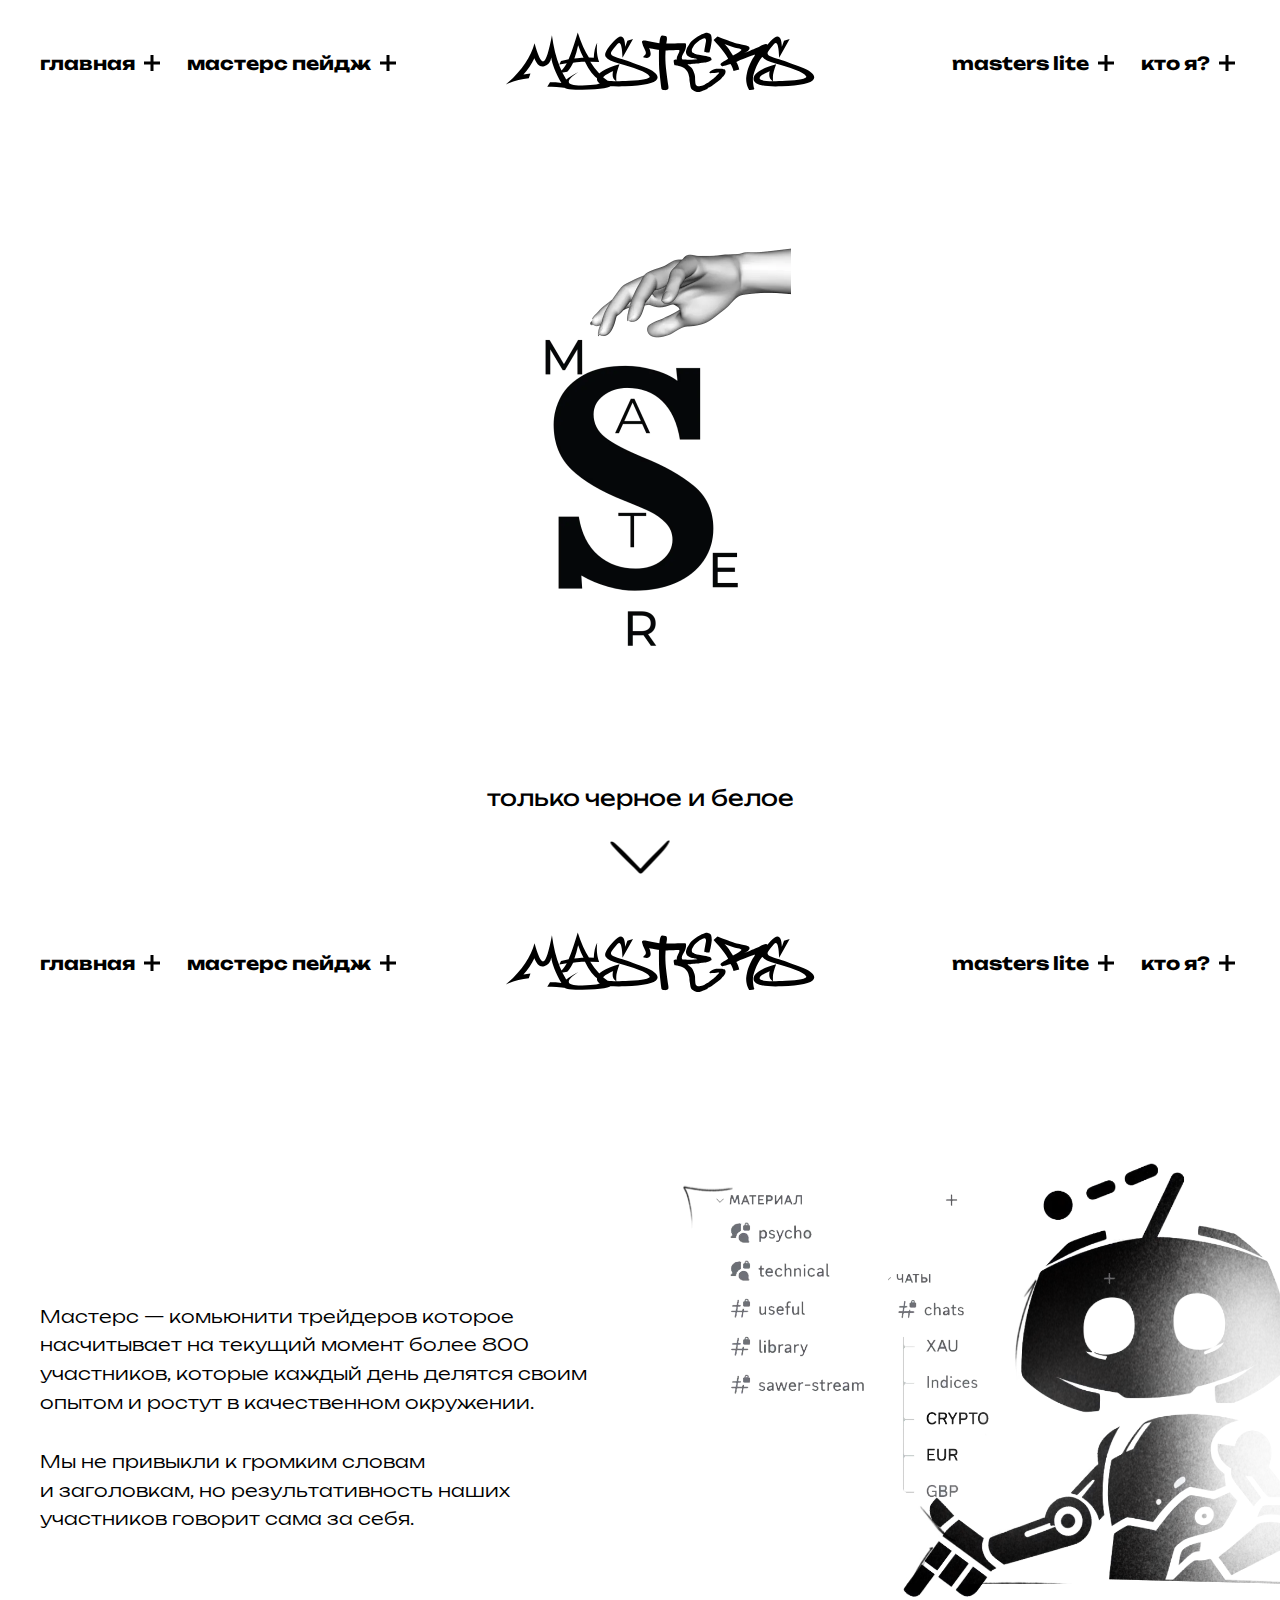
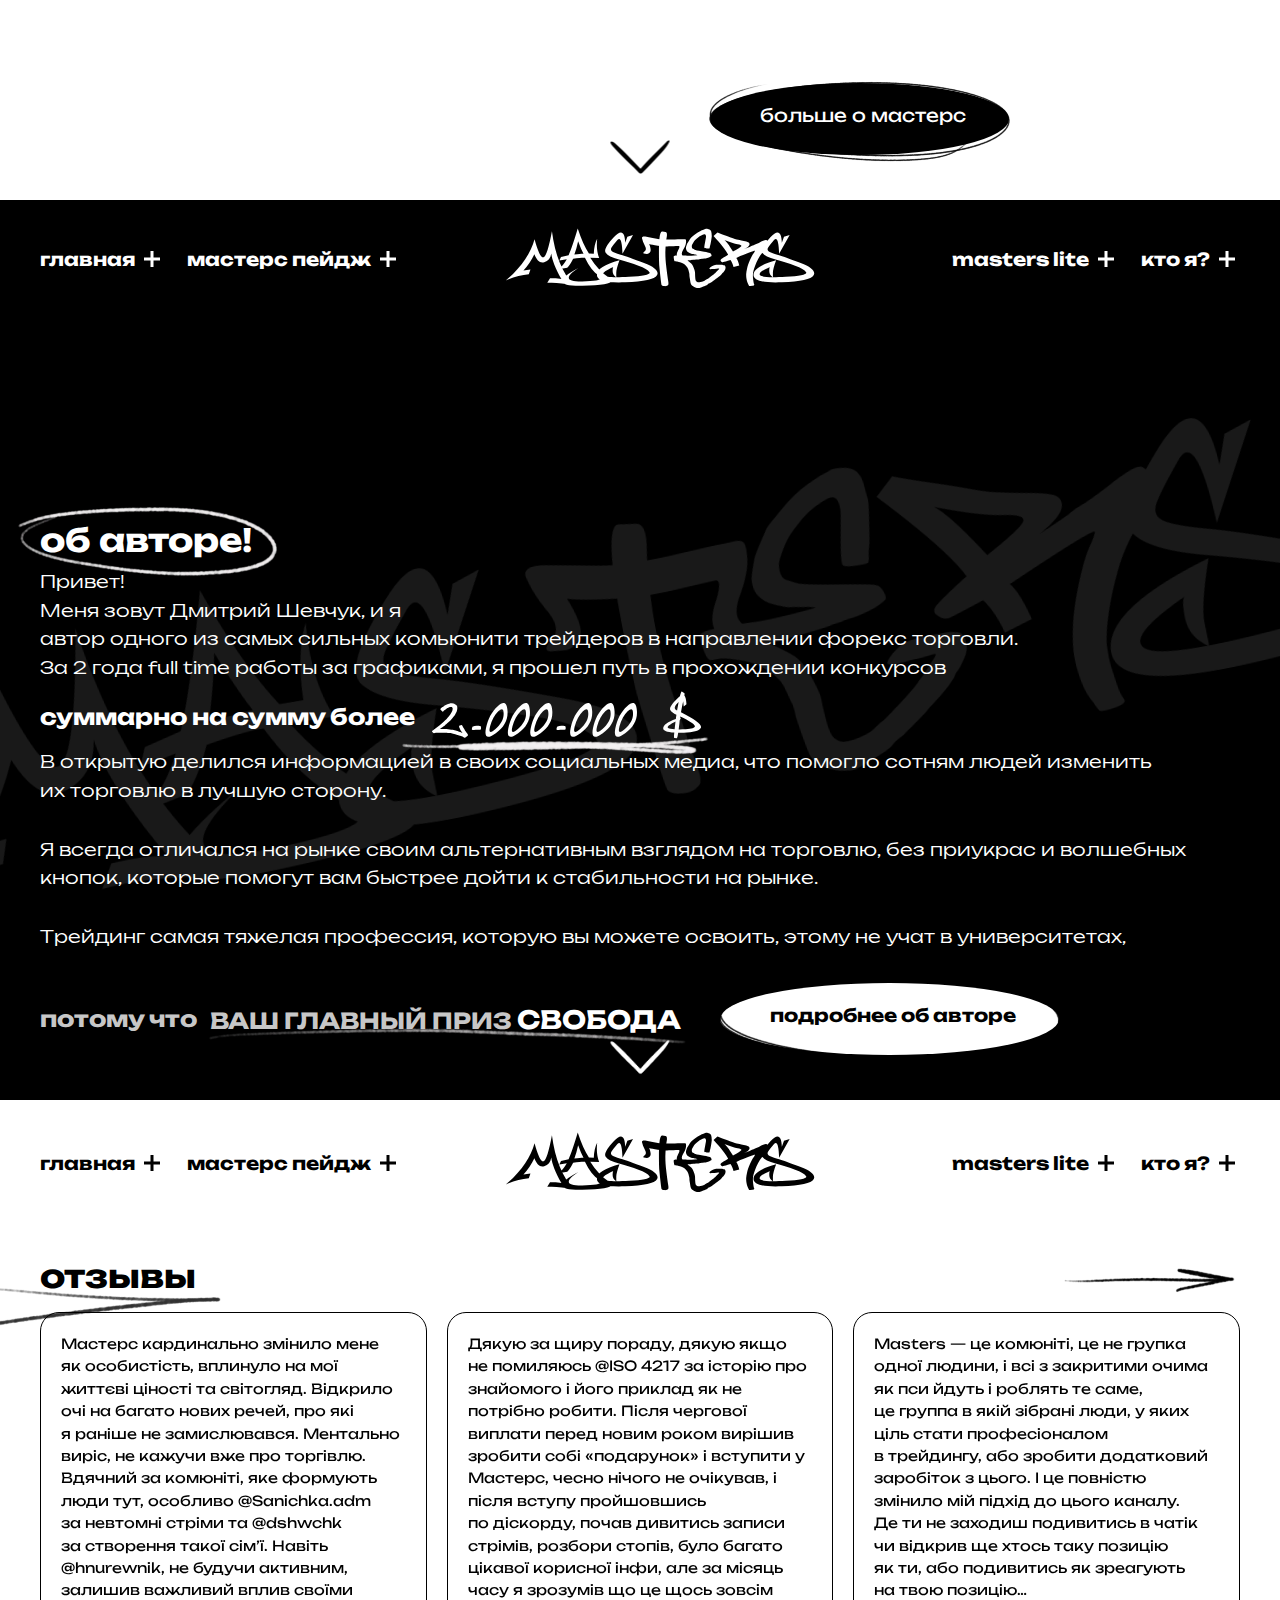
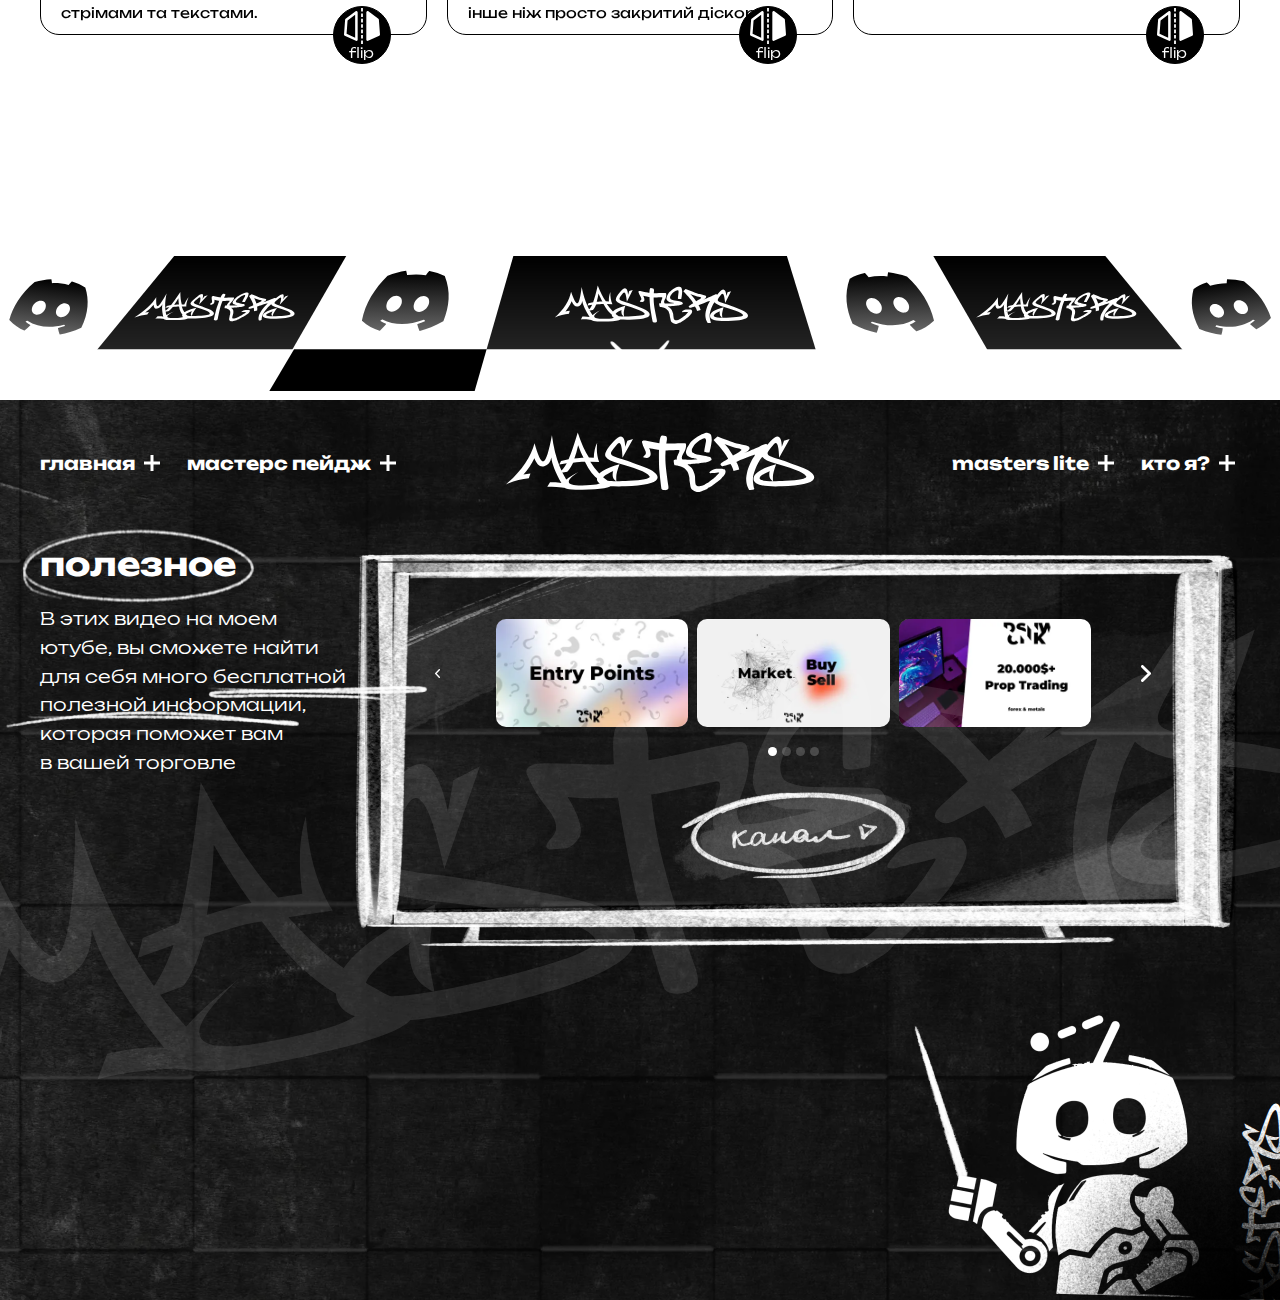
<file: index.html>
<!DOCTYPE html><html lang="ru"><head><title>MASTERS</title><meta charset="UTF-8"><meta name="format-detection" content="telephone=no"><link rel="stylesheet" href="css/style.min.css?_v=20240601185529"><!-- <link rel="shortcut icon" href="img/favicon.png"> --><meta name="robots" content="noindex, nofollow"><meta name="viewport" content="width=device-width,initial-scale=1,maximum-scale=1"></head><body><div class="wrapper"><div class="menu-mob"><ul class="menu-mob__list" data-spollers><li class="menu-mob__item"><button class="menu-mob__link" data-spoller>главная</button><ul class="sub-menu"><li class="sub-menu__item"><a class="sub-menu__link" href="index.html#masters">мастерс</a></li><li class="sub-menu__item"><a class="sub-menu__link" href="index.html#about">обо мне</a></li><li class="sub-menu__item"><a class="sub-menu__link" href="index.html#author">команда</a></li><li class="sub-menu__item"><a class="sub-menu__link" href="index.html#reviews">feedback</a></li><li class="sub-menu__item"><a class="sub-menu__link" href="index.html#videos">useful</a></li></ul></li><li class="menu-mob__item"><button class="menu-mob__link" data-spoller>мастерс пейдж</button><ul class="sub-menu"><li class="sub-menu__item"><a class="sub-menu__link" href="masters.html#descrs">M A S T E R S</a></li><li class="sub-menu__item"><a class="sub-menu__link" href="masters.html#cases">что внутри</a></li><li class="sub-menu__item"><a class="sub-menu__link" href="masters.html#video">обзор сервера</a></li><li class="sub-menu__item"><a class="sub-menu__link" href="masters.html#reviews">feedback</a></li><li class="sub-menu__item"><a class="sub-menu__link" href="masters.html#videos">что вы пропустили?</a></li></ul></li><li class="menu-mob__item"><button class="menu-mob__link" data-spoller>masters lite</button><ul class="sub-menu"><li class="sub-menu__item"><a class="sub-menu__link" href="lite.html#learn">что это?</a></li><li class="sub-menu__item"><a class="sub-menu__link" href="lite.html#gives">что входит?</a></li><li class="sub-menu__item"><a class="sub-menu__link" href="lite.html#mentors">ментора</a></li></ul></li><li class="menu-mob__item"><button class="menu-mob__link" data-spoller>кто я?</button><ul class="sub-menu"><li class="sub-menu__item"><a class="sub-menu__link" href="about.html#way">мой путь</a></li><li class="sub-menu__item"><a class="sub-menu__link" href="about.html#traids">трейды</a></li></ul></li></ul></div><main class="page"><div class="hero" id="hero"><div class="hero__scroll"><button class="icon-menu"><span></span></button><div class="hero__container"><div class="hero__body"><div class="hero__top-header top-header"><ul class="top-header__list" data-spollers><li class="top-header__item"><button class="top-header__btn" data-spoller>главная</button><ul class="sub-top-header"><li class="sub-top-header__item"><a class="sub-top-header__link" href="index.html#masters">Мастерс</a></li><li class="sub-top-header__item"><a class="sub-top-header__link" href="index.html#about">обо мне</a></li><li class="sub-top-header__item"><a class="sub-top-header__link" href="index.html#author">команда</a></li><li class="sub-top-header__item"><a class="sub-top-header__link" href="index.html#reviews">feedback</a></li><li class="sub-top-header__item"><a class="sub-top-header__link" href="index.html#videos">useful</a></li></ul></li><li class="top-header__item"><button class="top-header__btn" data-spoller>мастерс пейдж</button><ul class="sub-top-header"><li class="sub-top-header__item"><a class="sub-top-header__link" href="masters.html#descrs">M A S T E R S</a></li><li class="sub-top-header__item"><a class="sub-top-header__link" href="masters.html#cases">что внутри</a></li><li class="sub-top-header__item"><a class="sub-top-header__link" href="masters.html#video">обзор сервера</a></li><li class="sub-top-header__item"><a class="sub-top-header__link" href="masters.html#reviews">feedback</a></li><li class="sub-top-header__item"><a class="sub-top-header__link" href="masters.html#videos">что вы пропустили?</a></li></ul></li></ul><a class="hero__logo" href=""><img src="img/logo-b.svg" width="313" height="69" alt=""></a><ul class="top-header__list top-header__list_right" data-spollers><li class="top-header__item"><button class="top-header__btn" data-spoller>masters lite</button><ul class="sub-top-header"><li class="sub-top-header__item"><a class="sub-top-header__link" href="lite.html#learn">что это?</a></li><li class="sub-top-header__item"><a class="sub-top-header__link" href="lite.html#gives">что входит?</a></li><li class="sub-top-header__item"><a class="sub-top-header__link" href="lite.html#mentors">ментора</a></li></ul></li><li class="top-header__item"><button class="top-header__btn" data-spoller>кто я?</button><ul class="sub-top-header"><li class="sub-top-header__item"><a class="sub-top-header__link" href="about.html#way">мой путь</a></li><li class="sub-top-header__item"><a class="sub-top-header__link" href="about.html#traids">трейды</a></li></ul></li></ul></div><div class="hero__words"><picture><source srcset="img/hero/words.webp" type="image/webp"><img src="img/hero/words.png" width="315" height="350" alt=""></picture></div><div class="hero__descr">только черное и белое</div></div></div><button class="hero__arrow">Вниз<picture><source srcset="img/icons/arrow-bottom.webp" type="image/webp"><img src="img/icons/arrow-bottom.png" width="50" height="59" alt=""></picture></button></div></div><div class="about" id="about"><div class="about__scroll"><button class="icon-menu"><span></span></button><div class="about__container"><div class="about__body"><div class="about__top-header top-header"><ul class="top-header__list" data-spollers><li class="top-header__item"><button class="top-header__btn" data-spoller>главная</button><ul class="sub-top-header"><li class="sub-top-header__item"><a class="sub-top-header__link" href="index.html#masters">Мастерс</a></li><li class="sub-top-header__item"><a class="sub-top-header__link" href="index.html#about">обо мне</a></li><li class="sub-top-header__item"><a class="sub-top-header__link" href="index.html#author">команда</a></li><li class="sub-top-header__item"><a class="sub-top-header__link" href="index.html#reviews">feedback</a></li><li class="sub-top-header__item"><a class="sub-top-header__link" href="index.html#videos">useful</a></li></ul></li><li class="top-header__item"><button class="top-header__btn" data-spoller>мастерс пейдж</button><ul class="sub-top-header"><li class="sub-top-header__item"><a class="sub-top-header__link" href="masters.html#descrs">M A S T E R S</a></li><li class="sub-top-header__item"><a class="sub-top-header__link" href="masters.html#cases">что внутри</a></li><li class="sub-top-header__item"><a class="sub-top-header__link" href="masters.html#video">обзор сервера</a></li><li class="sub-top-header__item"><a class="sub-top-header__link" href="masters.html#reviews">feedback</a></li><li class="sub-top-header__item"><a class="sub-top-header__link" href="masters.html#videos">что вы пропустили?</a></li></ul></li></ul><a class="about__logo" href=""><img src="img/logo-b.svg" width="313" height="69" alt=""></a><ul class="top-header__list top-header__list_right" data-spollers><li class="top-header__item"><button class="top-header__btn" data-spoller>masters lite</button><ul class="sub-top-header"><li class="sub-top-header__item"><a class="sub-top-header__link" href="lite.html#learn">что это?</a></li><li class="sub-top-header__item"><a class="sub-top-header__link" href="lite.html#gives">что входит?</a></li><li class="sub-top-header__item"><a class="sub-top-header__link" href="lite.html#mentors">ментора</a></li></ul></li><li class="top-header__item"><button class="top-header__btn" data-spoller>кто я?</button><ul class="sub-top-header"><li class="sub-top-header__item"><a class="sub-top-header__link" href="about.html#way">мой путь</a></li><li class="sub-top-header__item"><a class="sub-top-header__link" href="about.html#traids">трейды</a></li></ul></li></ul></div><div class="about__row"><div class="about__content"><p>Мастерс — комьюнити трейдеров которое насчитывает на текущий момент более 800 участников, которые каждый день делятся своим опытом и ростут в качественном окружении.</p><p>Мы не привыкли к громким словам<br>и заголовкам, но результативность наших участников говорит сама за себя.</p></div><div class="about__right"><div class="about__image"><picture><source srcset="img/about/robot.webp" type="image/webp"><img src="img/about/robot.png" width="709" height="576" alt=""></picture></div><a class="about__btn btn" href="">больше о мастерс</a></div></div></div></div><button class="about__arrow">Вниз<picture><source srcset="img/icons/arrow-bottom.webp" type="image/webp"><img src="img/icons/arrow-bottom.png" width="50" height="59" alt=""></picture></button></div></div><div class="author" id="author"><div class="author__scroll"><button class="icon-menu icon-menu_d"><span></span></button><div class="author__container"><div class="author__body"><div class="author__top-header top-header top-header_w"><ul class="top-header__list" data-spollers><li class="top-header__item"><button class="top-header__btn" data-spoller>главная</button><ul class="sub-top-header"><li class="sub-top-header__item"><a class="sub-top-header__link" href="index.html#masters">Мастерс</a></li><li class="sub-top-header__item"><a class="sub-top-header__link" href="index.html#about">обо мне</a></li><li class="sub-top-header__item"><a class="sub-top-header__link" href="index.html#author">команда</a></li><li class="sub-top-header__item"><a class="sub-top-header__link" href="index.html#reviews">feedback</a></li><li class="sub-top-header__item"><a class="sub-top-header__link" href="index.html#videos">useful</a></li></ul></li><li class="top-header__item"><button class="top-header__btn" data-spoller>мастерс пейдж</button><ul class="sub-top-header"><li class="sub-top-header__item"><a class="sub-top-header__link" href="masters.html#descrs">M A S T E R S</a></li><li class="sub-top-header__item"><a class="sub-top-header__link" href="masters.html#cases">что внутри</a></li><li class="sub-top-header__item"><a class="sub-top-header__link" href="masters.html#video">обзор сервера</a></li><li class="sub-top-header__item"><a class="sub-top-header__link" href="masters.html#reviews">feedback</a></li><li class="sub-top-header__item"><a class="sub-top-header__link" href="masters.html#videos">что вы пропустили?</a></li></ul></li></ul><a class="author__logo" href=""><img src="img/logo-w.svg" width="313" height="69" alt=""></a><ul class="top-header__list top-header__list_right" data-spollers><li class="top-header__item"><button class="top-header__btn" data-spoller>masters lite</button><ul class="sub-top-header"><li class="sub-top-header__item"><a class="sub-top-header__link" href="lite.html#learn">что это?</a></li><li class="sub-top-header__item"><a class="sub-top-header__link" href="lite.html#gives">что входит?</a></li><li class="sub-top-header__item"><a class="sub-top-header__link" href="lite.html#mentors">ментора</a></li></ul></li><li class="top-header__item"><button class="top-header__btn" data-spoller>кто я?</button><ul class="sub-top-header"><li class="sub-top-header__item"><a class="sub-top-header__link" href="about.html#way">мой путь</a></li><li class="sub-top-header__item"><a class="sub-top-header__link" href="about.html#traids">трейды</a></li></ul></li></ul></div><div class="author__content"><h2>об авторе!</h2><p>Привет!<br>Меня зовут Дмитрий Шевчук, и я <br>автор одного из самых сильных комьюнити трейдеров в направлении форекс торговли.<br>За 2 года full time работы за графиками, я прошел путь в прохождении конкурсов</p><div class="author__price"><span>суммарно на сумму более </span><img src="img/author/price.svg" width="275" height="52" alt=""></div><p>В открытую делился информацией в своих социальных медиа, что помогло сотням людей изменить их торговлю в лучшую сторону.</p><p>Я всегда отличался на рынке своим альтернативным взглядом на торговлю, без приукрас и волшебных кнопок, которые помогут вам быстрее дойти к стабильности на рынке.</p><p>Трейдинг самая тяжелая профессия, которую вы можете освоить, этому не учат в университетах,</p><div class="author__bottom"><span class="text-1">потому что</span> <span class="text-2">ВАШ ГЛАВНЫЙ ПРИЗ <span>СВОБОДА</span></span> <a class="author__btn btn btn_w" href="">подробнее об авторе</a></div></div></div></div><button class="author__arrow">Вниз<picture><source srcset="img/icons/arrow-bottom-w.webp" type="image/webp"><img src="img/icons/arrow-bottom-w.png" width="50" height="59" alt=""></picture></button></div></div><div class="reviews" id="reviews"><div class="reviews__scroll"><button class="icon-menu"><span></span></button><div class="reviews__container"><div class="reviews__body"><div class="reviews__top-header top-header"><ul class="top-header__list" data-spollers><li class="top-header__item"><button class="top-header__btn" data-spoller>главная</button><ul class="sub-top-header"><li class="sub-top-header__item"><a class="sub-top-header__link" href="index.html#masters">Мастерс</a></li><li class="sub-top-header__item"><a class="sub-top-header__link" href="index.html#about">обо мне</a></li><li class="sub-top-header__item"><a class="sub-top-header__link" href="index.html#author">команда</a></li><li class="sub-top-header__item"><a class="sub-top-header__link" href="index.html#reviews">feedback</a></li><li class="sub-top-header__item"><a class="sub-top-header__link" href="index.html#videos">useful</a></li></ul></li><li class="top-header__item"><button class="top-header__btn" data-spoller>мастерс пейдж</button><ul class="sub-top-header"><li class="sub-top-header__item"><a class="sub-top-header__link" href="masters.html#descrs">M A S T E R S</a></li><li class="sub-top-header__item"><a class="sub-top-header__link" href="masters.html#cases">что внутри</a></li><li class="sub-top-header__item"><a class="sub-top-header__link" href="masters.html#video">обзор сервера</a></li><li class="sub-top-header__item"><a class="sub-top-header__link" href="masters.html#reviews">feedback</a></li><li class="sub-top-header__item"><a class="sub-top-header__link" href="masters.html#videos">что вы пропустили?</a></li></ul></li></ul><a class="reviews__logo" href=""><img src="img/logo-b.svg" width="313" height="69" alt=""></a><ul class="top-header__list top-header__list_right" data-spollers><li class="top-header__item"><button class="top-header__btn" data-spoller>masters lite</button><ul class="sub-top-header"><li class="sub-top-header__item"><a class="sub-top-header__link" href="lite.html#learn">что это?</a></li><li class="sub-top-header__item"><a class="sub-top-header__link" href="lite.html#gives">что входит?</a></li><li class="sub-top-header__item"><a class="sub-top-header__link" href="lite.html#mentors">ментора</a></li></ul></li><li class="top-header__item"><button class="top-header__btn" data-spoller>кто я?</button><ul class="sub-top-header"><li class="sub-top-header__item"><a class="sub-top-header__link" href="about.html#way">мой путь</a></li><li class="sub-top-header__item"><a class="sub-top-header__link" href="about.html#traids">трейды</a></li></ul></li></ul></div><div class="top-reviews"><h2 class="top-reviews__label">отзывы</h2><button class="top-reviews__right-arrow"><picture><source srcset="img/icons/slider-arrow.webp" type="image/webp"><img src="img/icons/slider-arrow.png" width="180" height="56" alt=""></picture></button></div><div class="reviews__slider swiper"><div class="reviews__wrapper swiper-wrapper"><div class="reviews__slide swiper-slide slide-reviews"><div class="slide-reviews__front"><p>Мастерс кардинально змінило мене як особистість, вплинуло на мої життєві ціності та світогляд. Відкрило очі на багато нових речей, про які я раніше не замислювався. Ментально виріс, не кажучи вже про торгівлю. Вдячний за комюніті, яке формують люди тут, особливо @Sanichka.adm за невтомні стріми та @dshwchk за створення такої сім’ї. Навіть @hnurewnik, не будучи активним, залишив важливий вплив своїми стрімами та текстами.</p></div><div class="slide-reviews__back"><picture><source srcset="img/reviews/screens/01.webp" type="image/webp"><img src="img/reviews/screens/01.png" alt=""></picture></div><button class="btn-reviews"><div class="btn-reviews__icon"><svg class="btn-reviews__icon-w" width="36" height="36" viewBox="0 0 36 36" fill="none" xmlns="http://www.w3.org/2000/svg"><g clip-path="url(#clip0_1_278)"><path d="M0.000953693 26.6202C0.00690116 26.8566 0.079268 27.0866 0.209778 27.2838C0.340287 27.4811 0.523671 27.6376 0.738954 27.7355L11.899 32.8014C12.091 32.8887 12.3018 32.9263 12.5122 32.9109C12.7226 32.8955 12.9257 32.8276 13.103 32.7133C13.2803 32.599 13.426 32.442 13.5269 32.2568C13.6277 32.0715 13.6805 31.8639 13.6802 31.653L13.6622 4.34448C13.662 4.11133 13.5972 3.88281 13.4748 3.68434C13.3525 3.48588 13.1775 3.32524 12.9693 3.22032C12.7611 3.1154 12.5278 3.0703 12.2955 3.09005C12.0632 3.10979 11.8409 3.1936 11.6534 3.33216L1.61087 10.7528C1.46507 10.8606 1.34424 10.9986 1.25664 11.1573C1.16904 11.3161 1.11672 11.4918 1.10327 11.6726L0.00383369 26.4946C0.00077243 26.5365 -0.000188772 26.5782 0.000953693 26.6202ZM2.58215 25.8044L3.57359 12.4358L11.1433 6.84144L11.1588 29.6982L2.58215 25.8044ZM17.1002 36H18.9002V32.4H17.1002V36ZM17.1002 30.6H18.9002V27H17.1002V30.6ZM17.1002 25.2H18.9002V21.6H17.1002V25.2ZM17.1002 19.8H18.9002V16.2H17.1002V19.8ZM17.1002 14.4H18.9002V10.8H17.1002V14.4ZM17.1002 9H18.9002V5.4H17.1002V9ZM17.1002 3.6H18.9002V0H17.1002V3.6ZM22.3202 31.6534C22.32 31.8642 22.3728 32.0718 22.4736 32.257C22.5745 32.4422 22.7202 32.5991 22.8974 32.7134C23.0746 32.8277 23.2777 32.8957 23.488 32.9111C23.6983 32.9265 23.9091 32.8889 24.1012 32.8018L35.2612 27.7355C35.4765 27.6376 35.66 27.4811 35.7905 27.2839C35.9211 27.0867 35.9935 26.8567 35.9995 26.6202C36.0007 26.5782 35.9997 26.5361 35.9966 26.4942L34.8972 11.6726C34.8837 11.4918 34.8314 11.3161 34.7438 11.1573C34.6562 10.9986 34.5354 10.8606 34.3896 10.7528L24.347 3.33216C24.1595 3.1936 23.9373 3.10979 23.7049 3.09005C23.4726 3.0703 23.2394 3.1154 23.0312 3.22032C22.823 3.32524 22.648 3.48588 22.5256 3.68434C22.4033 3.88281 22.3384 4.11133 22.3382 4.34448L22.3202 31.6534Z" fill="white"/></g><defs><clipPath id="clip0_1_278"><rect width="36" height="36" fill="white"/></clipPath></defs></svg> <svg class="btn-reviews__icon-b" width="36" height="36" viewBox="0 0 36 36" fill="none" xmlns="http://www.w3.org/2000/svg"><g clip-path="url(#clip0_1_413)"><path d="M35.999 26.6202C35.9931 26.8566 35.9207 27.0866 35.7902 27.2838C35.6597 27.4811 35.4763 27.6376 35.261 27.7355L24.101 32.8014C23.909 32.8887 23.6982 32.9263 23.4878 32.9109C23.2774 32.8955 23.0743 32.8276 22.897 32.7133C22.7197 32.599 22.574 32.442 22.4731 32.2568C22.3723 32.0715 22.3195 31.8639 22.3198 31.653L22.3378 4.34448C22.338 4.11133 22.4028 3.88281 22.5252 3.68434C22.6475 3.48588 22.8225 3.32524 23.0307 3.22032C23.2389 3.1154 23.4722 3.0703 23.7045 3.09005C23.9368 3.10979 24.1591 3.1936 24.3466 3.33216L34.3891 10.7528C34.5349 10.8606 34.6558 10.9986 34.7434 11.1573C34.831 11.3161 34.8833 11.4918 34.8967 11.6726L35.9962 26.4946C35.9992 26.5365 36.0002 26.5782 35.999 26.6202ZM33.4178 25.8044L32.4264 12.4358L24.8567 6.84144L24.8412 29.6982L33.4178 25.8044ZM18.8998 36H17.0998V32.4H18.8998V36ZM18.8998 30.6H17.0998V27H18.8998V30.6ZM18.8998 25.2H17.0998V21.6H18.8998V25.2ZM18.8998 19.8H17.0998V16.2H18.8998V19.8ZM18.8998 14.4H17.0998V10.8H18.8998V14.4ZM18.8998 9H17.0998V5.4H18.8998V9ZM18.8998 3.6H17.0998V0H18.8998V3.6ZM13.6798 31.6534C13.68 31.8642 13.6272 32.0718 13.5264 32.257C13.4255 32.4422 13.2798 32.5991 13.1026 32.7134C12.9254 32.8277 12.7223 32.8957 12.512 32.9111C12.3017 32.9265 12.0909 32.8889 11.8988 32.8018L0.738846 27.7355C0.523495 27.6376 0.340038 27.4811 0.209461 27.2839C0.0788841 27.0867 0.00646591 26.8567 0.000484467 26.6202C-0.000656128 26.5782 0.000305176 26.5361 0.00336838 26.4942L1.10281 11.6726C1.11626 11.4918 1.16857 11.3161 1.25617 11.1573C1.34377 10.9986 1.4646 10.8606 1.6104 10.7528L11.653 3.33216C11.8405 3.1936 12.0627 3.10979 12.2951 3.09005C12.5274 3.0703 12.7606 3.1154 12.9688 3.22032C13.177 3.32524 13.352 3.48588 13.4744 3.68434C13.5967 3.88281 13.6616 4.11133 13.6618 4.34448L13.6798 31.6534Z" fill="black"/></g><defs><clipPath id="clip0_1_413"><rect width="36" height="36" fill="white" transform="matrix(-1 0 0 1 36 0)"/></clipPath></defs></svg></div><span class="btn-reviews__text">flip</span></button></div><div class="reviews__slide swiper-slide slide-reviews"><div class="slide-reviews__front"><p>Дякую за щиру пораду, дякую якщо не помиляюсь @ISO 4217 за історію про знайомого і його приклад як не потрібно робити. Після чергової виплати перед новим роком вирішив зробити собі «подарунок» і вступити у Мастерс, чесно нічого не очікував, і після вступу пройшовшись по діскорду, почав дивитись записи стрімів, розбори стопів, було багато цікавої корисної інфи, але за місяць часу я зрозумів що це щось зовсім інше ніж просто закритий діскорд…</p></div><div class="slide-reviews__back"><picture><source srcset="img/reviews/screens/02.webp" type="image/webp"><img src="img/reviews/screens/02.png" alt=""></picture></div><button class="btn-reviews"><div class="btn-reviews__icon"><svg class="btn-reviews__icon-w" width="36" height="36" viewBox="0 0 36 36" fill="none" xmlns="http://www.w3.org/2000/svg"><g clip-path="url(#clip0_1_278)"><path d="M0.000953693 26.6202C0.00690116 26.8566 0.079268 27.0866 0.209778 27.2838C0.340287 27.4811 0.523671 27.6376 0.738954 27.7355L11.899 32.8014C12.091 32.8887 12.3018 32.9263 12.5122 32.9109C12.7226 32.8955 12.9257 32.8276 13.103 32.7133C13.2803 32.599 13.426 32.442 13.5269 32.2568C13.6277 32.0715 13.6805 31.8639 13.6802 31.653L13.6622 4.34448C13.662 4.11133 13.5972 3.88281 13.4748 3.68434C13.3525 3.48588 13.1775 3.32524 12.9693 3.22032C12.7611 3.1154 12.5278 3.0703 12.2955 3.09005C12.0632 3.10979 11.8409 3.1936 11.6534 3.33216L1.61087 10.7528C1.46507 10.8606 1.34424 10.9986 1.25664 11.1573C1.16904 11.3161 1.11672 11.4918 1.10327 11.6726L0.00383369 26.4946C0.00077243 26.5365 -0.000188772 26.5782 0.000953693 26.6202ZM2.58215 25.8044L3.57359 12.4358L11.1433 6.84144L11.1588 29.6982L2.58215 25.8044ZM17.1002 36H18.9002V32.4H17.1002V36ZM17.1002 30.6H18.9002V27H17.1002V30.6ZM17.1002 25.2H18.9002V21.6H17.1002V25.2ZM17.1002 19.8H18.9002V16.2H17.1002V19.8ZM17.1002 14.4H18.9002V10.8H17.1002V14.4ZM17.1002 9H18.9002V5.4H17.1002V9ZM17.1002 3.6H18.9002V0H17.1002V3.6ZM22.3202 31.6534C22.32 31.8642 22.3728 32.0718 22.4736 32.257C22.5745 32.4422 22.7202 32.5991 22.8974 32.7134C23.0746 32.8277 23.2777 32.8957 23.488 32.9111C23.6983 32.9265 23.9091 32.8889 24.1012 32.8018L35.2612 27.7355C35.4765 27.6376 35.66 27.4811 35.7905 27.2839C35.9211 27.0867 35.9935 26.8567 35.9995 26.6202C36.0007 26.5782 35.9997 26.5361 35.9966 26.4942L34.8972 11.6726C34.8837 11.4918 34.8314 11.3161 34.7438 11.1573C34.6562 10.9986 34.5354 10.8606 34.3896 10.7528L24.347 3.33216C24.1595 3.1936 23.9373 3.10979 23.7049 3.09005C23.4726 3.0703 23.2394 3.1154 23.0312 3.22032C22.823 3.32524 22.648 3.48588 22.5256 3.68434C22.4033 3.88281 22.3384 4.11133 22.3382 4.34448L22.3202 31.6534Z" fill="white"/></g><defs><clipPath id="clip0_1_278"><rect width="36" height="36" fill="white"/></clipPath></defs></svg> <svg class="btn-reviews__icon-b" width="36" height="36" viewBox="0 0 36 36" fill="none" xmlns="http://www.w3.org/2000/svg"><g clip-path="url(#clip0_1_413)"><path d="M35.999 26.6202C35.9931 26.8566 35.9207 27.0866 35.7902 27.2838C35.6597 27.4811 35.4763 27.6376 35.261 27.7355L24.101 32.8014C23.909 32.8887 23.6982 32.9263 23.4878 32.9109C23.2774 32.8955 23.0743 32.8276 22.897 32.7133C22.7197 32.599 22.574 32.442 22.4731 32.2568C22.3723 32.0715 22.3195 31.8639 22.3198 31.653L22.3378 4.34448C22.338 4.11133 22.4028 3.88281 22.5252 3.68434C22.6475 3.48588 22.8225 3.32524 23.0307 3.22032C23.2389 3.1154 23.4722 3.0703 23.7045 3.09005C23.9368 3.10979 24.1591 3.1936 24.3466 3.33216L34.3891 10.7528C34.5349 10.8606 34.6558 10.9986 34.7434 11.1573C34.831 11.3161 34.8833 11.4918 34.8967 11.6726L35.9962 26.4946C35.9992 26.5365 36.0002 26.5782 35.999 26.6202ZM33.4178 25.8044L32.4264 12.4358L24.8567 6.84144L24.8412 29.6982L33.4178 25.8044ZM18.8998 36H17.0998V32.4H18.8998V36ZM18.8998 30.6H17.0998V27H18.8998V30.6ZM18.8998 25.2H17.0998V21.6H18.8998V25.2ZM18.8998 19.8H17.0998V16.2H18.8998V19.8ZM18.8998 14.4H17.0998V10.8H18.8998V14.4ZM18.8998 9H17.0998V5.4H18.8998V9ZM18.8998 3.6H17.0998V0H18.8998V3.6ZM13.6798 31.6534C13.68 31.8642 13.6272 32.0718 13.5264 32.257C13.4255 32.4422 13.2798 32.5991 13.1026 32.7134C12.9254 32.8277 12.7223 32.8957 12.512 32.9111C12.3017 32.9265 12.0909 32.8889 11.8988 32.8018L0.738846 27.7355C0.523495 27.6376 0.340038 27.4811 0.209461 27.2839C0.0788841 27.0867 0.00646591 26.8567 0.000484467 26.6202C-0.000656128 26.5782 0.000305176 26.5361 0.00336838 26.4942L1.10281 11.6726C1.11626 11.4918 1.16857 11.3161 1.25617 11.1573C1.34377 10.9986 1.4646 10.8606 1.6104 10.7528L11.653 3.33216C11.8405 3.1936 12.0627 3.10979 12.2951 3.09005C12.5274 3.0703 12.7606 3.1154 12.9688 3.22032C13.177 3.32524 13.352 3.48588 13.4744 3.68434C13.5967 3.88281 13.6616 4.11133 13.6618 4.34448L13.6798 31.6534Z" fill="black"/></g><defs><clipPath id="clip0_1_413"><rect width="36" height="36" fill="white" transform="matrix(-1 0 0 1 36 0)"/></clipPath></defs></svg></div><span class="btn-reviews__text">flip</span></button></div><div class="reviews__slide swiper-slide slide-reviews"><div class="slide-reviews__front"><p>Masters — це комюніті, це не групка одної людини, і всі з закритими очима як пси йдуть і роблять те саме, це группа в якій зібрані люди, у яких ціль стати професіоналом в трейдингу, або зробити додатковий заробіток з цього. І це повністю змінило мій підхід до цього каналу.</p><p>Де ти не заходиш подивитись в чатік чи відкрив ще хтось таку позицію як ти, або подивитись як зреагують на твою позицію…</p></div><div class="slide-reviews__back"><picture><source srcset="img/reviews/screens/03.webp" type="image/webp"><img src="img/reviews/screens/03.png" alt=""></picture></div><button class="btn-reviews"><div class="btn-reviews__icon"><svg class="btn-reviews__icon-w" width="36" height="36" viewBox="0 0 36 36" fill="none" xmlns="http://www.w3.org/2000/svg"><g clip-path="url(#clip0_1_278)"><path d="M0.000953693 26.6202C0.00690116 26.8566 0.079268 27.0866 0.209778 27.2838C0.340287 27.4811 0.523671 27.6376 0.738954 27.7355L11.899 32.8014C12.091 32.8887 12.3018 32.9263 12.5122 32.9109C12.7226 32.8955 12.9257 32.8276 13.103 32.7133C13.2803 32.599 13.426 32.442 13.5269 32.2568C13.6277 32.0715 13.6805 31.8639 13.6802 31.653L13.6622 4.34448C13.662 4.11133 13.5972 3.88281 13.4748 3.68434C13.3525 3.48588 13.1775 3.32524 12.9693 3.22032C12.7611 3.1154 12.5278 3.0703 12.2955 3.09005C12.0632 3.10979 11.8409 3.1936 11.6534 3.33216L1.61087 10.7528C1.46507 10.8606 1.34424 10.9986 1.25664 11.1573C1.16904 11.3161 1.11672 11.4918 1.10327 11.6726L0.00383369 26.4946C0.00077243 26.5365 -0.000188772 26.5782 0.000953693 26.6202ZM2.58215 25.8044L3.57359 12.4358L11.1433 6.84144L11.1588 29.6982L2.58215 25.8044ZM17.1002 36H18.9002V32.4H17.1002V36ZM17.1002 30.6H18.9002V27H17.1002V30.6ZM17.1002 25.2H18.9002V21.6H17.1002V25.2ZM17.1002 19.8H18.9002V16.2H17.1002V19.8ZM17.1002 14.4H18.9002V10.8H17.1002V14.4ZM17.1002 9H18.9002V5.4H17.1002V9ZM17.1002 3.6H18.9002V0H17.1002V3.6ZM22.3202 31.6534C22.32 31.8642 22.3728 32.0718 22.4736 32.257C22.5745 32.4422 22.7202 32.5991 22.8974 32.7134C23.0746 32.8277 23.2777 32.8957 23.488 32.9111C23.6983 32.9265 23.9091 32.8889 24.1012 32.8018L35.2612 27.7355C35.4765 27.6376 35.66 27.4811 35.7905 27.2839C35.9211 27.0867 35.9935 26.8567 35.9995 26.6202C36.0007 26.5782 35.9997 26.5361 35.9966 26.4942L34.8972 11.6726C34.8837 11.4918 34.8314 11.3161 34.7438 11.1573C34.6562 10.9986 34.5354 10.8606 34.3896 10.7528L24.347 3.33216C24.1595 3.1936 23.9373 3.10979 23.7049 3.09005C23.4726 3.0703 23.2394 3.1154 23.0312 3.22032C22.823 3.32524 22.648 3.48588 22.5256 3.68434C22.4033 3.88281 22.3384 4.11133 22.3382 4.34448L22.3202 31.6534Z" fill="white"/></g><defs><clipPath id="clip0_1_278"><rect width="36" height="36" fill="white"/></clipPath></defs></svg> <svg class="btn-reviews__icon-b" width="36" height="36" viewBox="0 0 36 36" fill="none" xmlns="http://www.w3.org/2000/svg"><g clip-path="url(#clip0_1_413)"><path d="M35.999 26.6202C35.9931 26.8566 35.9207 27.0866 35.7902 27.2838C35.6597 27.4811 35.4763 27.6376 35.261 27.7355L24.101 32.8014C23.909 32.8887 23.6982 32.9263 23.4878 32.9109C23.2774 32.8955 23.0743 32.8276 22.897 32.7133C22.7197 32.599 22.574 32.442 22.4731 32.2568C22.3723 32.0715 22.3195 31.8639 22.3198 31.653L22.3378 4.34448C22.338 4.11133 22.4028 3.88281 22.5252 3.68434C22.6475 3.48588 22.8225 3.32524 23.0307 3.22032C23.2389 3.1154 23.4722 3.0703 23.7045 3.09005C23.9368 3.10979 24.1591 3.1936 24.3466 3.33216L34.3891 10.7528C34.5349 10.8606 34.6558 10.9986 34.7434 11.1573C34.831 11.3161 34.8833 11.4918 34.8967 11.6726L35.9962 26.4946C35.9992 26.5365 36.0002 26.5782 35.999 26.6202ZM33.4178 25.8044L32.4264 12.4358L24.8567 6.84144L24.8412 29.6982L33.4178 25.8044ZM18.8998 36H17.0998V32.4H18.8998V36ZM18.8998 30.6H17.0998V27H18.8998V30.6ZM18.8998 25.2H17.0998V21.6H18.8998V25.2ZM18.8998 19.8H17.0998V16.2H18.8998V19.8ZM18.8998 14.4H17.0998V10.8H18.8998V14.4ZM18.8998 9H17.0998V5.4H18.8998V9ZM18.8998 3.6H17.0998V0H18.8998V3.6ZM13.6798 31.6534C13.68 31.8642 13.6272 32.0718 13.5264 32.257C13.4255 32.4422 13.2798 32.5991 13.1026 32.7134C12.9254 32.8277 12.7223 32.8957 12.512 32.9111C12.3017 32.9265 12.0909 32.8889 11.8988 32.8018L0.738846 27.7355C0.523495 27.6376 0.340038 27.4811 0.209461 27.2839C0.0788841 27.0867 0.00646591 26.8567 0.000484467 26.6202C-0.000656128 26.5782 0.000305176 26.5361 0.00336838 26.4942L1.10281 11.6726C1.11626 11.4918 1.16857 11.3161 1.25617 11.1573C1.34377 10.9986 1.4646 10.8606 1.6104 10.7528L11.653 3.33216C11.8405 3.1936 12.0627 3.10979 12.2951 3.09005C12.5274 3.0703 12.7606 3.1154 12.9688 3.22032C13.177 3.32524 13.352 3.48588 13.4744 3.68434C13.5967 3.88281 13.6616 4.11133 13.6618 4.34448L13.6798 31.6534Z" fill="black"/></g><defs><clipPath id="clip0_1_413"><rect width="36" height="36" fill="white" transform="matrix(-1 0 0 1 36 0)"/></clipPath></defs></svg></div><span class="btn-reviews__text">flip</span></button></div><div class="reviews__slide swiper-slide slide-reviews"><div class="slide-reviews__front"><p>Після оплати я написав, що дороги назад немає. Тиждень тому звільнився з роботи, почалася активна фаза трейдингу.</p><p>Не жалію жодної секунди після того, як потрапив на сервер. Входячи в Master’s тоді, це було як купити біток по 200$, цінність серверу для мене виросла тисясячократно</p><p>Master’s для мене став більш ніж ком’юніті…</p></div><div class="slide-reviews__back"><picture><source srcset="img/reviews/screens/04.webp" type="image/webp"><img src="img/reviews/screens/04.png" alt=""></picture></div><button class="btn-reviews"><div class="btn-reviews__icon"><svg class="btn-reviews__icon-w" width="36" height="36" viewBox="0 0 36 36" fill="none" xmlns="http://www.w3.org/2000/svg"><g clip-path="url(#clip0_1_278)"><path d="M0.000953693 26.6202C0.00690116 26.8566 0.079268 27.0866 0.209778 27.2838C0.340287 27.4811 0.523671 27.6376 0.738954 27.7355L11.899 32.8014C12.091 32.8887 12.3018 32.9263 12.5122 32.9109C12.7226 32.8955 12.9257 32.8276 13.103 32.7133C13.2803 32.599 13.426 32.442 13.5269 32.2568C13.6277 32.0715 13.6805 31.8639 13.6802 31.653L13.6622 4.34448C13.662 4.11133 13.5972 3.88281 13.4748 3.68434C13.3525 3.48588 13.1775 3.32524 12.9693 3.22032C12.7611 3.1154 12.5278 3.0703 12.2955 3.09005C12.0632 3.10979 11.8409 3.1936 11.6534 3.33216L1.61087 10.7528C1.46507 10.8606 1.34424 10.9986 1.25664 11.1573C1.16904 11.3161 1.11672 11.4918 1.10327 11.6726L0.00383369 26.4946C0.00077243 26.5365 -0.000188772 26.5782 0.000953693 26.6202ZM2.58215 25.8044L3.57359 12.4358L11.1433 6.84144L11.1588 29.6982L2.58215 25.8044ZM17.1002 36H18.9002V32.4H17.1002V36ZM17.1002 30.6H18.9002V27H17.1002V30.6ZM17.1002 25.2H18.9002V21.6H17.1002V25.2ZM17.1002 19.8H18.9002V16.2H17.1002V19.8ZM17.1002 14.4H18.9002V10.8H17.1002V14.4ZM17.1002 9H18.9002V5.4H17.1002V9ZM17.1002 3.6H18.9002V0H17.1002V3.6ZM22.3202 31.6534C22.32 31.8642 22.3728 32.0718 22.4736 32.257C22.5745 32.4422 22.7202 32.5991 22.8974 32.7134C23.0746 32.8277 23.2777 32.8957 23.488 32.9111C23.6983 32.9265 23.9091 32.8889 24.1012 32.8018L35.2612 27.7355C35.4765 27.6376 35.66 27.4811 35.7905 27.2839C35.9211 27.0867 35.9935 26.8567 35.9995 26.6202C36.0007 26.5782 35.9997 26.5361 35.9966 26.4942L34.8972 11.6726C34.8837 11.4918 34.8314 11.3161 34.7438 11.1573C34.6562 10.9986 34.5354 10.8606 34.3896 10.7528L24.347 3.33216C24.1595 3.1936 23.9373 3.10979 23.7049 3.09005C23.4726 3.0703 23.2394 3.1154 23.0312 3.22032C22.823 3.32524 22.648 3.48588 22.5256 3.68434C22.4033 3.88281 22.3384 4.11133 22.3382 4.34448L22.3202 31.6534Z" fill="white"/></g><defs><clipPath id="clip0_1_278"><rect width="36" height="36" fill="white"/></clipPath></defs></svg> <svg class="btn-reviews__icon-b" width="36" height="36" viewBox="0 0 36 36" fill="none" xmlns="http://www.w3.org/2000/svg"><g clip-path="url(#clip0_1_413)"><path d="M35.999 26.6202C35.9931 26.8566 35.9207 27.0866 35.7902 27.2838C35.6597 27.4811 35.4763 27.6376 35.261 27.7355L24.101 32.8014C23.909 32.8887 23.6982 32.9263 23.4878 32.9109C23.2774 32.8955 23.0743 32.8276 22.897 32.7133C22.7197 32.599 22.574 32.442 22.4731 32.2568C22.3723 32.0715 22.3195 31.8639 22.3198 31.653L22.3378 4.34448C22.338 4.11133 22.4028 3.88281 22.5252 3.68434C22.6475 3.48588 22.8225 3.32524 23.0307 3.22032C23.2389 3.1154 23.4722 3.0703 23.7045 3.09005C23.9368 3.10979 24.1591 3.1936 24.3466 3.33216L34.3891 10.7528C34.5349 10.8606 34.6558 10.9986 34.7434 11.1573C34.831 11.3161 34.8833 11.4918 34.8967 11.6726L35.9962 26.4946C35.9992 26.5365 36.0002 26.5782 35.999 26.6202ZM33.4178 25.8044L32.4264 12.4358L24.8567 6.84144L24.8412 29.6982L33.4178 25.8044ZM18.8998 36H17.0998V32.4H18.8998V36ZM18.8998 30.6H17.0998V27H18.8998V30.6ZM18.8998 25.2H17.0998V21.6H18.8998V25.2ZM18.8998 19.8H17.0998V16.2H18.8998V19.8ZM18.8998 14.4H17.0998V10.8H18.8998V14.4ZM18.8998 9H17.0998V5.4H18.8998V9ZM18.8998 3.6H17.0998V0H18.8998V3.6ZM13.6798 31.6534C13.68 31.8642 13.6272 32.0718 13.5264 32.257C13.4255 32.4422 13.2798 32.5991 13.1026 32.7134C12.9254 32.8277 12.7223 32.8957 12.512 32.9111C12.3017 32.9265 12.0909 32.8889 11.8988 32.8018L0.738846 27.7355C0.523495 27.6376 0.340038 27.4811 0.209461 27.2839C0.0788841 27.0867 0.00646591 26.8567 0.000484467 26.6202C-0.000656128 26.5782 0.000305176 26.5361 0.00336838 26.4942L1.10281 11.6726C1.11626 11.4918 1.16857 11.3161 1.25617 11.1573C1.34377 10.9986 1.4646 10.8606 1.6104 10.7528L11.653 3.33216C11.8405 3.1936 12.0627 3.10979 12.2951 3.09005C12.5274 3.0703 12.7606 3.1154 12.9688 3.22032C13.177 3.32524 13.352 3.48588 13.4744 3.68434C13.5967 3.88281 13.6616 4.11133 13.6618 4.34448L13.6798 31.6534Z" fill="black"/></g><defs><clipPath id="clip0_1_413"><rect width="36" height="36" fill="white" transform="matrix(-1 0 0 1 36 0)"/></clipPath></defs></svg></div><span class="btn-reviews__text">flip</span></button></div><div class="reviews__slide swiper-slide slide-reviews"><div class="slide-reviews__front"><p>Каждое утро все здороваются. максимально разнообразное общение не связанное с торговлей. актив ежедневный. сам я не часто свечусь тк стараюсь все сам., но трейдера которые в абсолюте просто сумасшедшие. тоже стараюсь туда попасть. из личных достижений это 24% за двое суток. спасибо @dshwchk, спасибо всем остальным. отдельно в душу запал @soll. очень много мне дало это все. развивай это как семью. надеюсь еще продлю подписку…</p></div><div class="slide-reviews__back"><picture><source srcset="img/reviews/screens/05.webp" type="image/webp"><img src="img/reviews/screens/05.png" alt=""></picture></div><button class="btn-reviews"><div class="btn-reviews__icon"><svg class="btn-reviews__icon-w" width="36" height="36" viewBox="0 0 36 36" fill="none" xmlns="http://www.w3.org/2000/svg"><g clip-path="url(#clip0_1_278)"><path d="M0.000953693 26.6202C0.00690116 26.8566 0.079268 27.0866 0.209778 27.2838C0.340287 27.4811 0.523671 27.6376 0.738954 27.7355L11.899 32.8014C12.091 32.8887 12.3018 32.9263 12.5122 32.9109C12.7226 32.8955 12.9257 32.8276 13.103 32.7133C13.2803 32.599 13.426 32.442 13.5269 32.2568C13.6277 32.0715 13.6805 31.8639 13.6802 31.653L13.6622 4.34448C13.662 4.11133 13.5972 3.88281 13.4748 3.68434C13.3525 3.48588 13.1775 3.32524 12.9693 3.22032C12.7611 3.1154 12.5278 3.0703 12.2955 3.09005C12.0632 3.10979 11.8409 3.1936 11.6534 3.33216L1.61087 10.7528C1.46507 10.8606 1.34424 10.9986 1.25664 11.1573C1.16904 11.3161 1.11672 11.4918 1.10327 11.6726L0.00383369 26.4946C0.00077243 26.5365 -0.000188772 26.5782 0.000953693 26.6202ZM2.58215 25.8044L3.57359 12.4358L11.1433 6.84144L11.1588 29.6982L2.58215 25.8044ZM17.1002 36H18.9002V32.4H17.1002V36ZM17.1002 30.6H18.9002V27H17.1002V30.6ZM17.1002 25.2H18.9002V21.6H17.1002V25.2ZM17.1002 19.8H18.9002V16.2H17.1002V19.8ZM17.1002 14.4H18.9002V10.8H17.1002V14.4ZM17.1002 9H18.9002V5.4H17.1002V9ZM17.1002 3.6H18.9002V0H17.1002V3.6ZM22.3202 31.6534C22.32 31.8642 22.3728 32.0718 22.4736 32.257C22.5745 32.4422 22.7202 32.5991 22.8974 32.7134C23.0746 32.8277 23.2777 32.8957 23.488 32.9111C23.6983 32.9265 23.9091 32.8889 24.1012 32.8018L35.2612 27.7355C35.4765 27.6376 35.66 27.4811 35.7905 27.2839C35.9211 27.0867 35.9935 26.8567 35.9995 26.6202C36.0007 26.5782 35.9997 26.5361 35.9966 26.4942L34.8972 11.6726C34.8837 11.4918 34.8314 11.3161 34.7438 11.1573C34.6562 10.9986 34.5354 10.8606 34.3896 10.7528L24.347 3.33216C24.1595 3.1936 23.9373 3.10979 23.7049 3.09005C23.4726 3.0703 23.2394 3.1154 23.0312 3.22032C22.823 3.32524 22.648 3.48588 22.5256 3.68434C22.4033 3.88281 22.3384 4.11133 22.3382 4.34448L22.3202 31.6534Z" fill="white"/></g><defs><clipPath id="clip0_1_278"><rect width="36" height="36" fill="white"/></clipPath></defs></svg> <svg class="btn-reviews__icon-b" width="36" height="36" viewBox="0 0 36 36" fill="none" xmlns="http://www.w3.org/2000/svg"><g clip-path="url(#clip0_1_413)"><path d="M35.999 26.6202C35.9931 26.8566 35.9207 27.0866 35.7902 27.2838C35.6597 27.4811 35.4763 27.6376 35.261 27.7355L24.101 32.8014C23.909 32.8887 23.6982 32.9263 23.4878 32.9109C23.2774 32.8955 23.0743 32.8276 22.897 32.7133C22.7197 32.599 22.574 32.442 22.4731 32.2568C22.3723 32.0715 22.3195 31.8639 22.3198 31.653L22.3378 4.34448C22.338 4.11133 22.4028 3.88281 22.5252 3.68434C22.6475 3.48588 22.8225 3.32524 23.0307 3.22032C23.2389 3.1154 23.4722 3.0703 23.7045 3.09005C23.9368 3.10979 24.1591 3.1936 24.3466 3.33216L34.3891 10.7528C34.5349 10.8606 34.6558 10.9986 34.7434 11.1573C34.831 11.3161 34.8833 11.4918 34.8967 11.6726L35.9962 26.4946C35.9992 26.5365 36.0002 26.5782 35.999 26.6202ZM33.4178 25.8044L32.4264 12.4358L24.8567 6.84144L24.8412 29.6982L33.4178 25.8044ZM18.8998 36H17.0998V32.4H18.8998V36ZM18.8998 30.6H17.0998V27H18.8998V30.6ZM18.8998 25.2H17.0998V21.6H18.8998V25.2ZM18.8998 19.8H17.0998V16.2H18.8998V19.8ZM18.8998 14.4H17.0998V10.8H18.8998V14.4ZM18.8998 9H17.0998V5.4H18.8998V9ZM18.8998 3.6H17.0998V0H18.8998V3.6ZM13.6798 31.6534C13.68 31.8642 13.6272 32.0718 13.5264 32.257C13.4255 32.4422 13.2798 32.5991 13.1026 32.7134C12.9254 32.8277 12.7223 32.8957 12.512 32.9111C12.3017 32.9265 12.0909 32.8889 11.8988 32.8018L0.738846 27.7355C0.523495 27.6376 0.340038 27.4811 0.209461 27.2839C0.0788841 27.0867 0.00646591 26.8567 0.000484467 26.6202C-0.000656128 26.5782 0.000305176 26.5361 0.00336838 26.4942L1.10281 11.6726C1.11626 11.4918 1.16857 11.3161 1.25617 11.1573C1.34377 10.9986 1.4646 10.8606 1.6104 10.7528L11.653 3.33216C11.8405 3.1936 12.0627 3.10979 12.2951 3.09005C12.5274 3.0703 12.7606 3.1154 12.9688 3.22032C13.177 3.32524 13.352 3.48588 13.4744 3.68434C13.5967 3.88281 13.6616 4.11133 13.6618 4.34448L13.6798 31.6534Z" fill="black"/></g><defs><clipPath id="clip0_1_413"><rect width="36" height="36" fill="white" transform="matrix(-1 0 0 1 36 0)"/></clipPath></defs></svg></div><span class="btn-reviews__text">flip</span></button></div><div class="reviews__slide swiper-slide slide-reviews"><div class="slide-reviews__front"><p>Могу сказать пару слов, ибо просто не смогу нормально это все высказать. За то время как я нахожусь в мастерс, оно мне стало вторым домом, каждое утро захожу почитать чатики, приятно то что все друг другу помогают, как что не спрошу, так сразу получаю ответ. Приятно получать по голове от Димы за сделаную хуйню, или слушать как Саня аргументирует стопы, и после этого у тебя появляется больше понимания рынка. После пары советов от Сани, мой винрейт…</p></div><div class="slide-reviews__back"><picture><source srcset="img/reviews/screens/06.webp" type="image/webp"><img src="img/reviews/screens/06.png" alt=""></picture></div><button class="btn-reviews"><div class="btn-reviews__icon"><svg class="btn-reviews__icon-w" width="36" height="36" viewBox="0 0 36 36" fill="none" xmlns="http://www.w3.org/2000/svg"><g clip-path="url(#clip0_1_278)"><path d="M0.000953693 26.6202C0.00690116 26.8566 0.079268 27.0866 0.209778 27.2838C0.340287 27.4811 0.523671 27.6376 0.738954 27.7355L11.899 32.8014C12.091 32.8887 12.3018 32.9263 12.5122 32.9109C12.7226 32.8955 12.9257 32.8276 13.103 32.7133C13.2803 32.599 13.426 32.442 13.5269 32.2568C13.6277 32.0715 13.6805 31.8639 13.6802 31.653L13.6622 4.34448C13.662 4.11133 13.5972 3.88281 13.4748 3.68434C13.3525 3.48588 13.1775 3.32524 12.9693 3.22032C12.7611 3.1154 12.5278 3.0703 12.2955 3.09005C12.0632 3.10979 11.8409 3.1936 11.6534 3.33216L1.61087 10.7528C1.46507 10.8606 1.34424 10.9986 1.25664 11.1573C1.16904 11.3161 1.11672 11.4918 1.10327 11.6726L0.00383369 26.4946C0.00077243 26.5365 -0.000188772 26.5782 0.000953693 26.6202ZM2.58215 25.8044L3.57359 12.4358L11.1433 6.84144L11.1588 29.6982L2.58215 25.8044ZM17.1002 36H18.9002V32.4H17.1002V36ZM17.1002 30.6H18.9002V27H17.1002V30.6ZM17.1002 25.2H18.9002V21.6H17.1002V25.2ZM17.1002 19.8H18.9002V16.2H17.1002V19.8ZM17.1002 14.4H18.9002V10.8H17.1002V14.4ZM17.1002 9H18.9002V5.4H17.1002V9ZM17.1002 3.6H18.9002V0H17.1002V3.6ZM22.3202 31.6534C22.32 31.8642 22.3728 32.0718 22.4736 32.257C22.5745 32.4422 22.7202 32.5991 22.8974 32.7134C23.0746 32.8277 23.2777 32.8957 23.488 32.9111C23.6983 32.9265 23.9091 32.8889 24.1012 32.8018L35.2612 27.7355C35.4765 27.6376 35.66 27.4811 35.7905 27.2839C35.9211 27.0867 35.9935 26.8567 35.9995 26.6202C36.0007 26.5782 35.9997 26.5361 35.9966 26.4942L34.8972 11.6726C34.8837 11.4918 34.8314 11.3161 34.7438 11.1573C34.6562 10.9986 34.5354 10.8606 34.3896 10.7528L24.347 3.33216C24.1595 3.1936 23.9373 3.10979 23.7049 3.09005C23.4726 3.0703 23.2394 3.1154 23.0312 3.22032C22.823 3.32524 22.648 3.48588 22.5256 3.68434C22.4033 3.88281 22.3384 4.11133 22.3382 4.34448L22.3202 31.6534Z" fill="white"/></g><defs><clipPath id="clip0_1_278"><rect width="36" height="36" fill="white"/></clipPath></defs></svg> <svg class="btn-reviews__icon-b" width="36" height="36" viewBox="0 0 36 36" fill="none" xmlns="http://www.w3.org/2000/svg"><g clip-path="url(#clip0_1_413)"><path d="M35.999 26.6202C35.9931 26.8566 35.9207 27.0866 35.7902 27.2838C35.6597 27.4811 35.4763 27.6376 35.261 27.7355L24.101 32.8014C23.909 32.8887 23.6982 32.9263 23.4878 32.9109C23.2774 32.8955 23.0743 32.8276 22.897 32.7133C22.7197 32.599 22.574 32.442 22.4731 32.2568C22.3723 32.0715 22.3195 31.8639 22.3198 31.653L22.3378 4.34448C22.338 4.11133 22.4028 3.88281 22.5252 3.68434C22.6475 3.48588 22.8225 3.32524 23.0307 3.22032C23.2389 3.1154 23.4722 3.0703 23.7045 3.09005C23.9368 3.10979 24.1591 3.1936 24.3466 3.33216L34.3891 10.7528C34.5349 10.8606 34.6558 10.9986 34.7434 11.1573C34.831 11.3161 34.8833 11.4918 34.8967 11.6726L35.9962 26.4946C35.9992 26.5365 36.0002 26.5782 35.999 26.6202ZM33.4178 25.8044L32.4264 12.4358L24.8567 6.84144L24.8412 29.6982L33.4178 25.8044ZM18.8998 36H17.0998V32.4H18.8998V36ZM18.8998 30.6H17.0998V27H18.8998V30.6ZM18.8998 25.2H17.0998V21.6H18.8998V25.2ZM18.8998 19.8H17.0998V16.2H18.8998V19.8ZM18.8998 14.4H17.0998V10.8H18.8998V14.4ZM18.8998 9H17.0998V5.4H18.8998V9ZM18.8998 3.6H17.0998V0H18.8998V3.6ZM13.6798 31.6534C13.68 31.8642 13.6272 32.0718 13.5264 32.257C13.4255 32.4422 13.2798 32.5991 13.1026 32.7134C12.9254 32.8277 12.7223 32.8957 12.512 32.9111C12.3017 32.9265 12.0909 32.8889 11.8988 32.8018L0.738846 27.7355C0.523495 27.6376 0.340038 27.4811 0.209461 27.2839C0.0788841 27.0867 0.00646591 26.8567 0.000484467 26.6202C-0.000656128 26.5782 0.000305176 26.5361 0.00336838 26.4942L1.10281 11.6726C1.11626 11.4918 1.16857 11.3161 1.25617 11.1573C1.34377 10.9986 1.4646 10.8606 1.6104 10.7528L11.653 3.33216C11.8405 3.1936 12.0627 3.10979 12.2951 3.09005C12.5274 3.0703 12.7606 3.1154 12.9688 3.22032C13.177 3.32524 13.352 3.48588 13.4744 3.68434C13.5967 3.88281 13.6616 4.11133 13.6618 4.34448L13.6798 31.6534Z" fill="black"/></g><defs><clipPath id="clip0_1_413"><rect width="36" height="36" fill="white" transform="matrix(-1 0 0 1 36 0)"/></clipPath></defs></svg></div><span class="btn-reviews__text">flip</span></button></div><div class="reviews__slide swiper-slide slide-reviews"><div class="slide-reviews__front"><p>Доречі у кого присутні емоції на беку (боїтесь відкрити позицію, не вірите у трейд, не можете вчасно переключитись при зміні htf тренду) усе це минає в процесі практики кожного дня.</p><p>Поставте ціль стати стабільним, бабоси то вже як бонус прийде пізніше.</p><p>Всіх обійняв. Дякую Дімону, дякую всім тиграм і тигрицям.</p></div><div class="slide-reviews__back"><picture><source srcset="img/reviews/screens/07.webp" type="image/webp"><img src="img/reviews/screens/07.png" alt=""></picture></div><button class="btn-reviews"><div class="btn-reviews__icon"><svg class="btn-reviews__icon-w" width="36" height="36" viewBox="0 0 36 36" fill="none" xmlns="http://www.w3.org/2000/svg"><g clip-path="url(#clip0_1_278)"><path d="M0.000953693 26.6202C0.00690116 26.8566 0.079268 27.0866 0.209778 27.2838C0.340287 27.4811 0.523671 27.6376 0.738954 27.7355L11.899 32.8014C12.091 32.8887 12.3018 32.9263 12.5122 32.9109C12.7226 32.8955 12.9257 32.8276 13.103 32.7133C13.2803 32.599 13.426 32.442 13.5269 32.2568C13.6277 32.0715 13.6805 31.8639 13.6802 31.653L13.6622 4.34448C13.662 4.11133 13.5972 3.88281 13.4748 3.68434C13.3525 3.48588 13.1775 3.32524 12.9693 3.22032C12.7611 3.1154 12.5278 3.0703 12.2955 3.09005C12.0632 3.10979 11.8409 3.1936 11.6534 3.33216L1.61087 10.7528C1.46507 10.8606 1.34424 10.9986 1.25664 11.1573C1.16904 11.3161 1.11672 11.4918 1.10327 11.6726L0.00383369 26.4946C0.00077243 26.5365 -0.000188772 26.5782 0.000953693 26.6202ZM2.58215 25.8044L3.57359 12.4358L11.1433 6.84144L11.1588 29.6982L2.58215 25.8044ZM17.1002 36H18.9002V32.4H17.1002V36ZM17.1002 30.6H18.9002V27H17.1002V30.6ZM17.1002 25.2H18.9002V21.6H17.1002V25.2ZM17.1002 19.8H18.9002V16.2H17.1002V19.8ZM17.1002 14.4H18.9002V10.8H17.1002V14.4ZM17.1002 9H18.9002V5.4H17.1002V9ZM17.1002 3.6H18.9002V0H17.1002V3.6ZM22.3202 31.6534C22.32 31.8642 22.3728 32.0718 22.4736 32.257C22.5745 32.4422 22.7202 32.5991 22.8974 32.7134C23.0746 32.8277 23.2777 32.8957 23.488 32.9111C23.6983 32.9265 23.9091 32.8889 24.1012 32.8018L35.2612 27.7355C35.4765 27.6376 35.66 27.4811 35.7905 27.2839C35.9211 27.0867 35.9935 26.8567 35.9995 26.6202C36.0007 26.5782 35.9997 26.5361 35.9966 26.4942L34.8972 11.6726C34.8837 11.4918 34.8314 11.3161 34.7438 11.1573C34.6562 10.9986 34.5354 10.8606 34.3896 10.7528L24.347 3.33216C24.1595 3.1936 23.9373 3.10979 23.7049 3.09005C23.4726 3.0703 23.2394 3.1154 23.0312 3.22032C22.823 3.32524 22.648 3.48588 22.5256 3.68434C22.4033 3.88281 22.3384 4.11133 22.3382 4.34448L22.3202 31.6534Z" fill="white"/></g><defs><clipPath id="clip0_1_278"><rect width="36" height="36" fill="white"/></clipPath></defs></svg> <svg class="btn-reviews__icon-b" width="36" height="36" viewBox="0 0 36 36" fill="none" xmlns="http://www.w3.org/2000/svg"><g clip-path="url(#clip0_1_413)"><path d="M35.999 26.6202C35.9931 26.8566 35.9207 27.0866 35.7902 27.2838C35.6597 27.4811 35.4763 27.6376 35.261 27.7355L24.101 32.8014C23.909 32.8887 23.6982 32.9263 23.4878 32.9109C23.2774 32.8955 23.0743 32.8276 22.897 32.7133C22.7197 32.599 22.574 32.442 22.4731 32.2568C22.3723 32.0715 22.3195 31.8639 22.3198 31.653L22.3378 4.34448C22.338 4.11133 22.4028 3.88281 22.5252 3.68434C22.6475 3.48588 22.8225 3.32524 23.0307 3.22032C23.2389 3.1154 23.4722 3.0703 23.7045 3.09005C23.9368 3.10979 24.1591 3.1936 24.3466 3.33216L34.3891 10.7528C34.5349 10.8606 34.6558 10.9986 34.7434 11.1573C34.831 11.3161 34.8833 11.4918 34.8967 11.6726L35.9962 26.4946C35.9992 26.5365 36.0002 26.5782 35.999 26.6202ZM33.4178 25.8044L32.4264 12.4358L24.8567 6.84144L24.8412 29.6982L33.4178 25.8044ZM18.8998 36H17.0998V32.4H18.8998V36ZM18.8998 30.6H17.0998V27H18.8998V30.6ZM18.8998 25.2H17.0998V21.6H18.8998V25.2ZM18.8998 19.8H17.0998V16.2H18.8998V19.8ZM18.8998 14.4H17.0998V10.8H18.8998V14.4ZM18.8998 9H17.0998V5.4H18.8998V9ZM18.8998 3.6H17.0998V0H18.8998V3.6ZM13.6798 31.6534C13.68 31.8642 13.6272 32.0718 13.5264 32.257C13.4255 32.4422 13.2798 32.5991 13.1026 32.7134C12.9254 32.8277 12.7223 32.8957 12.512 32.9111C12.3017 32.9265 12.0909 32.8889 11.8988 32.8018L0.738846 27.7355C0.523495 27.6376 0.340038 27.4811 0.209461 27.2839C0.0788841 27.0867 0.00646591 26.8567 0.000484467 26.6202C-0.000656128 26.5782 0.000305176 26.5361 0.00336838 26.4942L1.10281 11.6726C1.11626 11.4918 1.16857 11.3161 1.25617 11.1573C1.34377 10.9986 1.4646 10.8606 1.6104 10.7528L11.653 3.33216C11.8405 3.1936 12.0627 3.10979 12.2951 3.09005C12.5274 3.0703 12.7606 3.1154 12.9688 3.22032C13.177 3.32524 13.352 3.48588 13.4744 3.68434C13.5967 3.88281 13.6616 4.11133 13.6618 4.34448L13.6798 31.6534Z" fill="black"/></g><defs><clipPath id="clip0_1_413"><rect width="36" height="36" fill="white" transform="matrix(-1 0 0 1 36 0)"/></clipPath></defs></svg></div><span class="btn-reviews__text">flip</span></button></div><div class="reviews__slide swiper-slide slide-reviews"><div class="slide-reviews__front"><p>Перше щоб хотілось сказати, це те, що @dshwchk це неймовірно класний трейдер, неймовірний трудяга і одна з небагатьох особистостей, яку я собі ставлю як в приклад. Довгих пів року я ніяк не міг попасти до його на майстерс, якось все відкладав, то не виходило, то ще щось, але вчора після ефіру в інстаграмі (здавалось просто Q&A сесія) я вирішив написати, спробувати залетіти сюди. Мало вірив, що вийде попасти, але все ж таки спробував…</p></div><div class="slide-reviews__back"><picture><source srcset="img/reviews/screens/08.webp" type="image/webp"><img src="img/reviews/screens/08.png" alt=""></picture></div><button class="btn-reviews"><div class="btn-reviews__icon"><svg class="btn-reviews__icon-w" width="36" height="36" viewBox="0 0 36 36" fill="none" xmlns="http://www.w3.org/2000/svg"><g clip-path="url(#clip0_1_278)"><path d="M0.000953693 26.6202C0.00690116 26.8566 0.079268 27.0866 0.209778 27.2838C0.340287 27.4811 0.523671 27.6376 0.738954 27.7355L11.899 32.8014C12.091 32.8887 12.3018 32.9263 12.5122 32.9109C12.7226 32.8955 12.9257 32.8276 13.103 32.7133C13.2803 32.599 13.426 32.442 13.5269 32.2568C13.6277 32.0715 13.6805 31.8639 13.6802 31.653L13.6622 4.34448C13.662 4.11133 13.5972 3.88281 13.4748 3.68434C13.3525 3.48588 13.1775 3.32524 12.9693 3.22032C12.7611 3.1154 12.5278 3.0703 12.2955 3.09005C12.0632 3.10979 11.8409 3.1936 11.6534 3.33216L1.61087 10.7528C1.46507 10.8606 1.34424 10.9986 1.25664 11.1573C1.16904 11.3161 1.11672 11.4918 1.10327 11.6726L0.00383369 26.4946C0.00077243 26.5365 -0.000188772 26.5782 0.000953693 26.6202ZM2.58215 25.8044L3.57359 12.4358L11.1433 6.84144L11.1588 29.6982L2.58215 25.8044ZM17.1002 36H18.9002V32.4H17.1002V36ZM17.1002 30.6H18.9002V27H17.1002V30.6ZM17.1002 25.2H18.9002V21.6H17.1002V25.2ZM17.1002 19.8H18.9002V16.2H17.1002V19.8ZM17.1002 14.4H18.9002V10.8H17.1002V14.4ZM17.1002 9H18.9002V5.4H17.1002V9ZM17.1002 3.6H18.9002V0H17.1002V3.6ZM22.3202 31.6534C22.32 31.8642 22.3728 32.0718 22.4736 32.257C22.5745 32.4422 22.7202 32.5991 22.8974 32.7134C23.0746 32.8277 23.2777 32.8957 23.488 32.9111C23.6983 32.9265 23.9091 32.8889 24.1012 32.8018L35.2612 27.7355C35.4765 27.6376 35.66 27.4811 35.7905 27.2839C35.9211 27.0867 35.9935 26.8567 35.9995 26.6202C36.0007 26.5782 35.9997 26.5361 35.9966 26.4942L34.8972 11.6726C34.8837 11.4918 34.8314 11.3161 34.7438 11.1573C34.6562 10.9986 34.5354 10.8606 34.3896 10.7528L24.347 3.33216C24.1595 3.1936 23.9373 3.10979 23.7049 3.09005C23.4726 3.0703 23.2394 3.1154 23.0312 3.22032C22.823 3.32524 22.648 3.48588 22.5256 3.68434C22.4033 3.88281 22.3384 4.11133 22.3382 4.34448L22.3202 31.6534Z" fill="white"/></g><defs><clipPath id="clip0_1_278"><rect width="36" height="36" fill="white"/></clipPath></defs></svg> <svg class="btn-reviews__icon-b" width="36" height="36" viewBox="0 0 36 36" fill="none" xmlns="http://www.w3.org/2000/svg"><g clip-path="url(#clip0_1_413)"><path d="M35.999 26.6202C35.9931 26.8566 35.9207 27.0866 35.7902 27.2838C35.6597 27.4811 35.4763 27.6376 35.261 27.7355L24.101 32.8014C23.909 32.8887 23.6982 32.9263 23.4878 32.9109C23.2774 32.8955 23.0743 32.8276 22.897 32.7133C22.7197 32.599 22.574 32.442 22.4731 32.2568C22.3723 32.0715 22.3195 31.8639 22.3198 31.653L22.3378 4.34448C22.338 4.11133 22.4028 3.88281 22.5252 3.68434C22.6475 3.48588 22.8225 3.32524 23.0307 3.22032C23.2389 3.1154 23.4722 3.0703 23.7045 3.09005C23.9368 3.10979 24.1591 3.1936 24.3466 3.33216L34.3891 10.7528C34.5349 10.8606 34.6558 10.9986 34.7434 11.1573C34.831 11.3161 34.8833 11.4918 34.8967 11.6726L35.9962 26.4946C35.9992 26.5365 36.0002 26.5782 35.999 26.6202ZM33.4178 25.8044L32.4264 12.4358L24.8567 6.84144L24.8412 29.6982L33.4178 25.8044ZM18.8998 36H17.0998V32.4H18.8998V36ZM18.8998 30.6H17.0998V27H18.8998V30.6ZM18.8998 25.2H17.0998V21.6H18.8998V25.2ZM18.8998 19.8H17.0998V16.2H18.8998V19.8ZM18.8998 14.4H17.0998V10.8H18.8998V14.4ZM18.8998 9H17.0998V5.4H18.8998V9ZM18.8998 3.6H17.0998V0H18.8998V3.6ZM13.6798 31.6534C13.68 31.8642 13.6272 32.0718 13.5264 32.257C13.4255 32.4422 13.2798 32.5991 13.1026 32.7134C12.9254 32.8277 12.7223 32.8957 12.512 32.9111C12.3017 32.9265 12.0909 32.8889 11.8988 32.8018L0.738846 27.7355C0.523495 27.6376 0.340038 27.4811 0.209461 27.2839C0.0788841 27.0867 0.00646591 26.8567 0.000484467 26.6202C-0.000656128 26.5782 0.000305176 26.5361 0.00336838 26.4942L1.10281 11.6726C1.11626 11.4918 1.16857 11.3161 1.25617 11.1573C1.34377 10.9986 1.4646 10.8606 1.6104 10.7528L11.653 3.33216C11.8405 3.1936 12.0627 3.10979 12.2951 3.09005C12.5274 3.0703 12.7606 3.1154 12.9688 3.22032C13.177 3.32524 13.352 3.48588 13.4744 3.68434C13.5967 3.88281 13.6616 4.11133 13.6618 4.34448L13.6798 31.6534Z" fill="black"/></g><defs><clipPath id="clip0_1_413"><rect width="36" height="36" fill="white" transform="matrix(-1 0 0 1 36 0)"/></clipPath></defs></svg></div><span class="btn-reviews__text">flip</span></button></div><div class="reviews__slide swiper-slide slide-reviews"><div class="slide-reviews__front"><p>Здесь все готовы помочь друг другу</p><p>Если жизнь каждого человека и то, чем он ее наполняет, а также какие люди в ней присутствуют это отражение его собственных стандартов, то для меня Мастерс это абсолют по уровню планки. Это то самое сильное окружение, за которым я тянусь вверх. Здесь собрались люди, с которых каждый день я беру пример. Мастерс — это место силы…</p></div><div class="slide-reviews__back"><picture><source srcset="img/reviews/screens/09.webp" type="image/webp"><img src="img/reviews/screens/09.png" alt=""></picture></div><button class="btn-reviews"><div class="btn-reviews__icon"><svg class="btn-reviews__icon-w" width="36" height="36" viewBox="0 0 36 36" fill="none" xmlns="http://www.w3.org/2000/svg"><g clip-path="url(#clip0_1_278)"><path d="M0.000953693 26.6202C0.00690116 26.8566 0.079268 27.0866 0.209778 27.2838C0.340287 27.4811 0.523671 27.6376 0.738954 27.7355L11.899 32.8014C12.091 32.8887 12.3018 32.9263 12.5122 32.9109C12.7226 32.8955 12.9257 32.8276 13.103 32.7133C13.2803 32.599 13.426 32.442 13.5269 32.2568C13.6277 32.0715 13.6805 31.8639 13.6802 31.653L13.6622 4.34448C13.662 4.11133 13.5972 3.88281 13.4748 3.68434C13.3525 3.48588 13.1775 3.32524 12.9693 3.22032C12.7611 3.1154 12.5278 3.0703 12.2955 3.09005C12.0632 3.10979 11.8409 3.1936 11.6534 3.33216L1.61087 10.7528C1.46507 10.8606 1.34424 10.9986 1.25664 11.1573C1.16904 11.3161 1.11672 11.4918 1.10327 11.6726L0.00383369 26.4946C0.00077243 26.5365 -0.000188772 26.5782 0.000953693 26.6202ZM2.58215 25.8044L3.57359 12.4358L11.1433 6.84144L11.1588 29.6982L2.58215 25.8044ZM17.1002 36H18.9002V32.4H17.1002V36ZM17.1002 30.6H18.9002V27H17.1002V30.6ZM17.1002 25.2H18.9002V21.6H17.1002V25.2ZM17.1002 19.8H18.9002V16.2H17.1002V19.8ZM17.1002 14.4H18.9002V10.8H17.1002V14.4ZM17.1002 9H18.9002V5.4H17.1002V9ZM17.1002 3.6H18.9002V0H17.1002V3.6ZM22.3202 31.6534C22.32 31.8642 22.3728 32.0718 22.4736 32.257C22.5745 32.4422 22.7202 32.5991 22.8974 32.7134C23.0746 32.8277 23.2777 32.8957 23.488 32.9111C23.6983 32.9265 23.9091 32.8889 24.1012 32.8018L35.2612 27.7355C35.4765 27.6376 35.66 27.4811 35.7905 27.2839C35.9211 27.0867 35.9935 26.8567 35.9995 26.6202C36.0007 26.5782 35.9997 26.5361 35.9966 26.4942L34.8972 11.6726C34.8837 11.4918 34.8314 11.3161 34.7438 11.1573C34.6562 10.9986 34.5354 10.8606 34.3896 10.7528L24.347 3.33216C24.1595 3.1936 23.9373 3.10979 23.7049 3.09005C23.4726 3.0703 23.2394 3.1154 23.0312 3.22032C22.823 3.32524 22.648 3.48588 22.5256 3.68434C22.4033 3.88281 22.3384 4.11133 22.3382 4.34448L22.3202 31.6534Z" fill="white"/></g><defs><clipPath id="clip0_1_278"><rect width="36" height="36" fill="white"/></clipPath></defs></svg> <svg class="btn-reviews__icon-b" width="36" height="36" viewBox="0 0 36 36" fill="none" xmlns="http://www.w3.org/2000/svg"><g clip-path="url(#clip0_1_413)"><path d="M35.999 26.6202C35.9931 26.8566 35.9207 27.0866 35.7902 27.2838C35.6597 27.4811 35.4763 27.6376 35.261 27.7355L24.101 32.8014C23.909 32.8887 23.6982 32.9263 23.4878 32.9109C23.2774 32.8955 23.0743 32.8276 22.897 32.7133C22.7197 32.599 22.574 32.442 22.4731 32.2568C22.3723 32.0715 22.3195 31.8639 22.3198 31.653L22.3378 4.34448C22.338 4.11133 22.4028 3.88281 22.5252 3.68434C22.6475 3.48588 22.8225 3.32524 23.0307 3.22032C23.2389 3.1154 23.4722 3.0703 23.7045 3.09005C23.9368 3.10979 24.1591 3.1936 24.3466 3.33216L34.3891 10.7528C34.5349 10.8606 34.6558 10.9986 34.7434 11.1573C34.831 11.3161 34.8833 11.4918 34.8967 11.6726L35.9962 26.4946C35.9992 26.5365 36.0002 26.5782 35.999 26.6202ZM33.4178 25.8044L32.4264 12.4358L24.8567 6.84144L24.8412 29.6982L33.4178 25.8044ZM18.8998 36H17.0998V32.4H18.8998V36ZM18.8998 30.6H17.0998V27H18.8998V30.6ZM18.8998 25.2H17.0998V21.6H18.8998V25.2ZM18.8998 19.8H17.0998V16.2H18.8998V19.8ZM18.8998 14.4H17.0998V10.8H18.8998V14.4ZM18.8998 9H17.0998V5.4H18.8998V9ZM18.8998 3.6H17.0998V0H18.8998V3.6ZM13.6798 31.6534C13.68 31.8642 13.6272 32.0718 13.5264 32.257C13.4255 32.4422 13.2798 32.5991 13.1026 32.7134C12.9254 32.8277 12.7223 32.8957 12.512 32.9111C12.3017 32.9265 12.0909 32.8889 11.8988 32.8018L0.738846 27.7355C0.523495 27.6376 0.340038 27.4811 0.209461 27.2839C0.0788841 27.0867 0.00646591 26.8567 0.000484467 26.6202C-0.000656128 26.5782 0.000305176 26.5361 0.00336838 26.4942L1.10281 11.6726C1.11626 11.4918 1.16857 11.3161 1.25617 11.1573C1.34377 10.9986 1.4646 10.8606 1.6104 10.7528L11.653 3.33216C11.8405 3.1936 12.0627 3.10979 12.2951 3.09005C12.5274 3.0703 12.7606 3.1154 12.9688 3.22032C13.177 3.32524 13.352 3.48588 13.4744 3.68434C13.5967 3.88281 13.6616 4.11133 13.6618 4.34448L13.6798 31.6534Z" fill="black"/></g><defs><clipPath id="clip0_1_413"><rect width="36" height="36" fill="white" transform="matrix(-1 0 0 1 36 0)"/></clipPath></defs></svg></div><span class="btn-reviews__text">flip</span></button></div><div class="reviews__slide swiper-slide slide-reviews"><div class="slide-reviews__front"><p>Во первых это немного другое отношение к графикам и Рынкам в целом, я 6 лет дрочу крипту и плевался в сторону Форекса. Крайние полтора месяца я уже делаю БТ и пишу ТС под торговлю еи и ди, взял проп пока на 5к, просто попробовать в лайве что это, бо меня возбуждает торговля внутри дня, особенно волатильность и Ликвидность Форекса. Да и решил переходить на другой уровень торговли, как минимум добавив fx…</p></div><div class="slide-reviews__back"><picture><source srcset="img/reviews/screens/10.webp" type="image/webp"><img src="img/reviews/screens/10.png" alt=""></picture></div><button class="btn-reviews"><div class="btn-reviews__icon"><svg class="btn-reviews__icon-w" width="36" height="36" viewBox="0 0 36 36" fill="none" xmlns="http://www.w3.org/2000/svg"><g clip-path="url(#clip0_1_278)"><path d="M0.000953693 26.6202C0.00690116 26.8566 0.079268 27.0866 0.209778 27.2838C0.340287 27.4811 0.523671 27.6376 0.738954 27.7355L11.899 32.8014C12.091 32.8887 12.3018 32.9263 12.5122 32.9109C12.7226 32.8955 12.9257 32.8276 13.103 32.7133C13.2803 32.599 13.426 32.442 13.5269 32.2568C13.6277 32.0715 13.6805 31.8639 13.6802 31.653L13.6622 4.34448C13.662 4.11133 13.5972 3.88281 13.4748 3.68434C13.3525 3.48588 13.1775 3.32524 12.9693 3.22032C12.7611 3.1154 12.5278 3.0703 12.2955 3.09005C12.0632 3.10979 11.8409 3.1936 11.6534 3.33216L1.61087 10.7528C1.46507 10.8606 1.34424 10.9986 1.25664 11.1573C1.16904 11.3161 1.11672 11.4918 1.10327 11.6726L0.00383369 26.4946C0.00077243 26.5365 -0.000188772 26.5782 0.000953693 26.6202ZM2.58215 25.8044L3.57359 12.4358L11.1433 6.84144L11.1588 29.6982L2.58215 25.8044ZM17.1002 36H18.9002V32.4H17.1002V36ZM17.1002 30.6H18.9002V27H17.1002V30.6ZM17.1002 25.2H18.9002V21.6H17.1002V25.2ZM17.1002 19.8H18.9002V16.2H17.1002V19.8ZM17.1002 14.4H18.9002V10.8H17.1002V14.4ZM17.1002 9H18.9002V5.4H17.1002V9ZM17.1002 3.6H18.9002V0H17.1002V3.6ZM22.3202 31.6534C22.32 31.8642 22.3728 32.0718 22.4736 32.257C22.5745 32.4422 22.7202 32.5991 22.8974 32.7134C23.0746 32.8277 23.2777 32.8957 23.488 32.9111C23.6983 32.9265 23.9091 32.8889 24.1012 32.8018L35.2612 27.7355C35.4765 27.6376 35.66 27.4811 35.7905 27.2839C35.9211 27.0867 35.9935 26.8567 35.9995 26.6202C36.0007 26.5782 35.9997 26.5361 35.9966 26.4942L34.8972 11.6726C34.8837 11.4918 34.8314 11.3161 34.7438 11.1573C34.6562 10.9986 34.5354 10.8606 34.3896 10.7528L24.347 3.33216C24.1595 3.1936 23.9373 3.10979 23.7049 3.09005C23.4726 3.0703 23.2394 3.1154 23.0312 3.22032C22.823 3.32524 22.648 3.48588 22.5256 3.68434C22.4033 3.88281 22.3384 4.11133 22.3382 4.34448L22.3202 31.6534Z" fill="white"/></g><defs><clipPath id="clip0_1_278"><rect width="36" height="36" fill="white"/></clipPath></defs></svg> <svg class="btn-reviews__icon-b" width="36" height="36" viewBox="0 0 36 36" fill="none" xmlns="http://www.w3.org/2000/svg"><g clip-path="url(#clip0_1_413)"><path d="M35.999 26.6202C35.9931 26.8566 35.9207 27.0866 35.7902 27.2838C35.6597 27.4811 35.4763 27.6376 35.261 27.7355L24.101 32.8014C23.909 32.8887 23.6982 32.9263 23.4878 32.9109C23.2774 32.8955 23.0743 32.8276 22.897 32.7133C22.7197 32.599 22.574 32.442 22.4731 32.2568C22.3723 32.0715 22.3195 31.8639 22.3198 31.653L22.3378 4.34448C22.338 4.11133 22.4028 3.88281 22.5252 3.68434C22.6475 3.48588 22.8225 3.32524 23.0307 3.22032C23.2389 3.1154 23.4722 3.0703 23.7045 3.09005C23.9368 3.10979 24.1591 3.1936 24.3466 3.33216L34.3891 10.7528C34.5349 10.8606 34.6558 10.9986 34.7434 11.1573C34.831 11.3161 34.8833 11.4918 34.8967 11.6726L35.9962 26.4946C35.9992 26.5365 36.0002 26.5782 35.999 26.6202ZM33.4178 25.8044L32.4264 12.4358L24.8567 6.84144L24.8412 29.6982L33.4178 25.8044ZM18.8998 36H17.0998V32.4H18.8998V36ZM18.8998 30.6H17.0998V27H18.8998V30.6ZM18.8998 25.2H17.0998V21.6H18.8998V25.2ZM18.8998 19.8H17.0998V16.2H18.8998V19.8ZM18.8998 14.4H17.0998V10.8H18.8998V14.4ZM18.8998 9H17.0998V5.4H18.8998V9ZM18.8998 3.6H17.0998V0H18.8998V3.6ZM13.6798 31.6534C13.68 31.8642 13.6272 32.0718 13.5264 32.257C13.4255 32.4422 13.2798 32.5991 13.1026 32.7134C12.9254 32.8277 12.7223 32.8957 12.512 32.9111C12.3017 32.9265 12.0909 32.8889 11.8988 32.8018L0.738846 27.7355C0.523495 27.6376 0.340038 27.4811 0.209461 27.2839C0.0788841 27.0867 0.00646591 26.8567 0.000484467 26.6202C-0.000656128 26.5782 0.000305176 26.5361 0.00336838 26.4942L1.10281 11.6726C1.11626 11.4918 1.16857 11.3161 1.25617 11.1573C1.34377 10.9986 1.4646 10.8606 1.6104 10.7528L11.653 3.33216C11.8405 3.1936 12.0627 3.10979 12.2951 3.09005C12.5274 3.0703 12.7606 3.1154 12.9688 3.22032C13.177 3.32524 13.352 3.48588 13.4744 3.68434C13.5967 3.88281 13.6616 4.11133 13.6618 4.34448L13.6798 31.6534Z" fill="black"/></g><defs><clipPath id="clip0_1_413"><rect width="36" height="36" fill="white" transform="matrix(-1 0 0 1 36 0)"/></clipPath></defs></svg></div><span class="btn-reviews__text">flip</span></button></div><div class="reviews__slide swiper-slide slide-reviews"><div class="slide-reviews__front"><p>«Master — це моя друга родина. Увійшовши сюди, я відразу почув, що це те місце, де я належу. Спільнота тут- неймовірна. Я неодноразово перевіряв інші ком’юніті, але тут мені комфортно, як ніде раніше. Перед сном, перш ніж розлучитися з комп’ютером, я завжди заглядаю до Master. Якщо мене тягне пограти в гру або подивитися новини, це теж в Master. Це місце, де я завжди знаходжу щось цікаве і спільноту, яка мене підтримує…</p></div><div class="slide-reviews__back"><picture><source srcset="img/reviews/screens/11.webp" type="image/webp"><img src="img/reviews/screens/11.png" alt=""></picture></div><button class="btn-reviews"><div class="btn-reviews__icon"><svg class="btn-reviews__icon-w" width="36" height="36" viewBox="0 0 36 36" fill="none" xmlns="http://www.w3.org/2000/svg"><g clip-path="url(#clip0_1_278)"><path d="M0.000953693 26.6202C0.00690116 26.8566 0.079268 27.0866 0.209778 27.2838C0.340287 27.4811 0.523671 27.6376 0.738954 27.7355L11.899 32.8014C12.091 32.8887 12.3018 32.9263 12.5122 32.9109C12.7226 32.8955 12.9257 32.8276 13.103 32.7133C13.2803 32.599 13.426 32.442 13.5269 32.2568C13.6277 32.0715 13.6805 31.8639 13.6802 31.653L13.6622 4.34448C13.662 4.11133 13.5972 3.88281 13.4748 3.68434C13.3525 3.48588 13.1775 3.32524 12.9693 3.22032C12.7611 3.1154 12.5278 3.0703 12.2955 3.09005C12.0632 3.10979 11.8409 3.1936 11.6534 3.33216L1.61087 10.7528C1.46507 10.8606 1.34424 10.9986 1.25664 11.1573C1.16904 11.3161 1.11672 11.4918 1.10327 11.6726L0.00383369 26.4946C0.00077243 26.5365 -0.000188772 26.5782 0.000953693 26.6202ZM2.58215 25.8044L3.57359 12.4358L11.1433 6.84144L11.1588 29.6982L2.58215 25.8044ZM17.1002 36H18.9002V32.4H17.1002V36ZM17.1002 30.6H18.9002V27H17.1002V30.6ZM17.1002 25.2H18.9002V21.6H17.1002V25.2ZM17.1002 19.8H18.9002V16.2H17.1002V19.8ZM17.1002 14.4H18.9002V10.8H17.1002V14.4ZM17.1002 9H18.9002V5.4H17.1002V9ZM17.1002 3.6H18.9002V0H17.1002V3.6ZM22.3202 31.6534C22.32 31.8642 22.3728 32.0718 22.4736 32.257C22.5745 32.4422 22.7202 32.5991 22.8974 32.7134C23.0746 32.8277 23.2777 32.8957 23.488 32.9111C23.6983 32.9265 23.9091 32.8889 24.1012 32.8018L35.2612 27.7355C35.4765 27.6376 35.66 27.4811 35.7905 27.2839C35.9211 27.0867 35.9935 26.8567 35.9995 26.6202C36.0007 26.5782 35.9997 26.5361 35.9966 26.4942L34.8972 11.6726C34.8837 11.4918 34.8314 11.3161 34.7438 11.1573C34.6562 10.9986 34.5354 10.8606 34.3896 10.7528L24.347 3.33216C24.1595 3.1936 23.9373 3.10979 23.7049 3.09005C23.4726 3.0703 23.2394 3.1154 23.0312 3.22032C22.823 3.32524 22.648 3.48588 22.5256 3.68434C22.4033 3.88281 22.3384 4.11133 22.3382 4.34448L22.3202 31.6534Z" fill="white"/></g><defs><clipPath id="clip0_1_278"><rect width="36" height="36" fill="white"/></clipPath></defs></svg> <svg class="btn-reviews__icon-b" width="36" height="36" viewBox="0 0 36 36" fill="none" xmlns="http://www.w3.org/2000/svg"><g clip-path="url(#clip0_1_413)"><path d="M35.999 26.6202C35.9931 26.8566 35.9207 27.0866 35.7902 27.2838C35.6597 27.4811 35.4763 27.6376 35.261 27.7355L24.101 32.8014C23.909 32.8887 23.6982 32.9263 23.4878 32.9109C23.2774 32.8955 23.0743 32.8276 22.897 32.7133C22.7197 32.599 22.574 32.442 22.4731 32.2568C22.3723 32.0715 22.3195 31.8639 22.3198 31.653L22.3378 4.34448C22.338 4.11133 22.4028 3.88281 22.5252 3.68434C22.6475 3.48588 22.8225 3.32524 23.0307 3.22032C23.2389 3.1154 23.4722 3.0703 23.7045 3.09005C23.9368 3.10979 24.1591 3.1936 24.3466 3.33216L34.3891 10.7528C34.5349 10.8606 34.6558 10.9986 34.7434 11.1573C34.831 11.3161 34.8833 11.4918 34.8967 11.6726L35.9962 26.4946C35.9992 26.5365 36.0002 26.5782 35.999 26.6202ZM33.4178 25.8044L32.4264 12.4358L24.8567 6.84144L24.8412 29.6982L33.4178 25.8044ZM18.8998 36H17.0998V32.4H18.8998V36ZM18.8998 30.6H17.0998V27H18.8998V30.6ZM18.8998 25.2H17.0998V21.6H18.8998V25.2ZM18.8998 19.8H17.0998V16.2H18.8998V19.8ZM18.8998 14.4H17.0998V10.8H18.8998V14.4ZM18.8998 9H17.0998V5.4H18.8998V9ZM18.8998 3.6H17.0998V0H18.8998V3.6ZM13.6798 31.6534C13.68 31.8642 13.6272 32.0718 13.5264 32.257C13.4255 32.4422 13.2798 32.5991 13.1026 32.7134C12.9254 32.8277 12.7223 32.8957 12.512 32.9111C12.3017 32.9265 12.0909 32.8889 11.8988 32.8018L0.738846 27.7355C0.523495 27.6376 0.340038 27.4811 0.209461 27.2839C0.0788841 27.0867 0.00646591 26.8567 0.000484467 26.6202C-0.000656128 26.5782 0.000305176 26.5361 0.00336838 26.4942L1.10281 11.6726C1.11626 11.4918 1.16857 11.3161 1.25617 11.1573C1.34377 10.9986 1.4646 10.8606 1.6104 10.7528L11.653 3.33216C11.8405 3.1936 12.0627 3.10979 12.2951 3.09005C12.5274 3.0703 12.7606 3.1154 12.9688 3.22032C13.177 3.32524 13.352 3.48588 13.4744 3.68434C13.5967 3.88281 13.6616 4.11133 13.6618 4.34448L13.6798 31.6534Z" fill="black"/></g><defs><clipPath id="clip0_1_413"><rect width="36" height="36" fill="white" transform="matrix(-1 0 0 1 36 0)"/></clipPath></defs></svg></div><span class="btn-reviews__text">flip</span></button></div></div></div><div class="reviews__pagination"></div><a class="reviews__btn btn" href="https://t.me/masterssupportt" target="_blank">Купить подписку</a></div></div><button class="reviews__arrow">Вниз<picture><source srcset="img/icons/arrow-bottom-w.webp" type="image/webp"><img src="img/icons/arrow-bottom-w.png" width="50" height="59" alt=""></picture></button></div></div><div class="videos" id="videos"><div class="videos__scroll"><button class="icon-menu icon-menu_d"><span></span></button> <span class="videos__decor">MASTERS</span> <span class="videos__shadow"></span><div class="videos__container"><div class="videos__body"><div class="videos__top-header top-header top-header_w"><ul class="top-header__list" data-spollers><li class="top-header__item"><button class="top-header__btn" data-spoller>главная</button><ul class="sub-top-header"><li class="sub-top-header__item"><a class="sub-top-header__link" href="index.html#masters">Мастерс</a></li><li class="sub-top-header__item"><a class="sub-top-header__link" href="index.html#about">обо мне</a></li><li class="sub-top-header__item"><a class="sub-top-header__link" href="index.html#author">команда</a></li><li class="sub-top-header__item"><a class="sub-top-header__link" href="index.html#reviews">feedback</a></li><li class="sub-top-header__item"><a class="sub-top-header__link" href="index.html#videos">useful</a></li></ul></li><li class="top-header__item"><button class="top-header__btn" data-spoller>мастерс пейдж</button><ul class="sub-top-header"><li class="sub-top-header__item"><a class="sub-top-header__link" href="masters.html#descrs">M A S T E R S</a></li><li class="sub-top-header__item"><a class="sub-top-header__link" href="masters.html#cases">что внутри</a></li><li class="sub-top-header__item"><a class="sub-top-header__link" href="masters.html#video">обзор сервера</a></li><li class="sub-top-header__item"><a class="sub-top-header__link" href="masters.html#reviews">feedback</a></li><li class="sub-top-header__item"><a class="sub-top-header__link" href="masters.html#videos">что вы пропустили?</a></li></ul></li></ul><a class="videos__logo" href=""><img src="img/logo-w.svg" width="313" height="69" alt=""></a><ul class="top-header__list top-header__list_right" data-spollers><li class="top-header__item"><button class="top-header__btn" data-spoller>masters lite</button><ul class="sub-top-header"><li class="sub-top-header__item"><a class="sub-top-header__link" href="lite.html#learn">что это?</a></li><li class="sub-top-header__item"><a class="sub-top-header__link" href="lite.html#gives">что входит?</a></li><li class="sub-top-header__item"><a class="sub-top-header__link" href="lite.html#mentors">ментора</a></li></ul></li><li class="top-header__item"><button class="top-header__btn" data-spoller>кто я?</button><ul class="sub-top-header"><li class="sub-top-header__item"><a class="sub-top-header__link" href="about.html#way">мой путь</a></li><li class="sub-top-header__item"><a class="sub-top-header__link" href="about.html#traids">трейды</a></li></ul></li></ul></div><div class="videos__row"><div class="left-videos"><span>полезное</span><p>В этих видео на моем ютубе, вы сможете найти для себя много бесплатной полезной информации, которая поможет вам в вашей торговле</p></div><div class="right-videos"><div class="right-videos__wrapper"><div class="right-videos__arrs"><button class="right-videos__arr right-videos__arr_prev"></button> <button class="right-videos__arr right-videos__arr_next"></button></div><div class="right-videos__slider right-videos__slider_main swiper"><div class="right-videos__wrapper swiper-wrapper"><a class="right-videos__slide swiper-slide slide-right-videos" href="https://youtu.be/amREd4erw0M?si=4QwvjaC772WQ14yO"><picture><source srcset="img/videos/01.webp" type="image/webp"><img src="img/videos/01.jpg" width="213" height="119" alt=""></picture></a><a class="right-videos__slide swiper-slide slide-right-videos" href="https://youtu.be/ne2fVt6j8Cg?si=hIA0MVWjghmHzCiz"><picture><source srcset="img/videos/02.webp" type="image/webp"><img src="img/videos/02.jpg" width="213" height="119" alt=""></picture></a><a class="right-videos__slide swiper-slide slide-right-videos" href="https://youtu.be/BU1sgwQCFa4?si=W2KeIA6zQBT9A6yq"><picture><source srcset="img/videos/03.webp" type="image/webp"><img src="img/videos/03.jpg" width="213" height="119" alt=""></picture></a><a class="right-videos__slide swiper-slide slide-right-videos" href="https://youtu.be/uXjozFoOfRY?si=nnwjt2_BV0n8KvJK"><picture><source srcset="img/videos/04.webp" type="image/webp"><img src="img/videos/04.jpg" width="213" height="119" alt=""></picture></a><a class="right-videos__slide swiper-slide slide-right-videos" href="https://youtu.be/XMDp7DXUGRU?si=CQBCYX3YGz3TfEGU"><picture><source srcset="img/videos/05.webp" type="image/webp"><img src="img/videos/05.jpg" width="213" height="119" alt=""></picture></a><a class="right-videos__slide swiper-slide slide-right-videos" href="https://youtu.be/iypIcZ12dbk?si=IXKdyKmCpuDJjzJm"><picture><source srcset="img/videos/06.webp" type="image/webp"><img src="img/videos/06.jpg" width="213" height="119" alt=""></picture></a></div></div></div><div class="right-videos__pagination"></div><a class="right-videos__btn" href="https://www.youtube.com/@Dshwchk/videos"></a></div></div></div></div></div></div></main></div><script src="js/app.min.js?_v=20240601185529"></script></body></html>
</file>
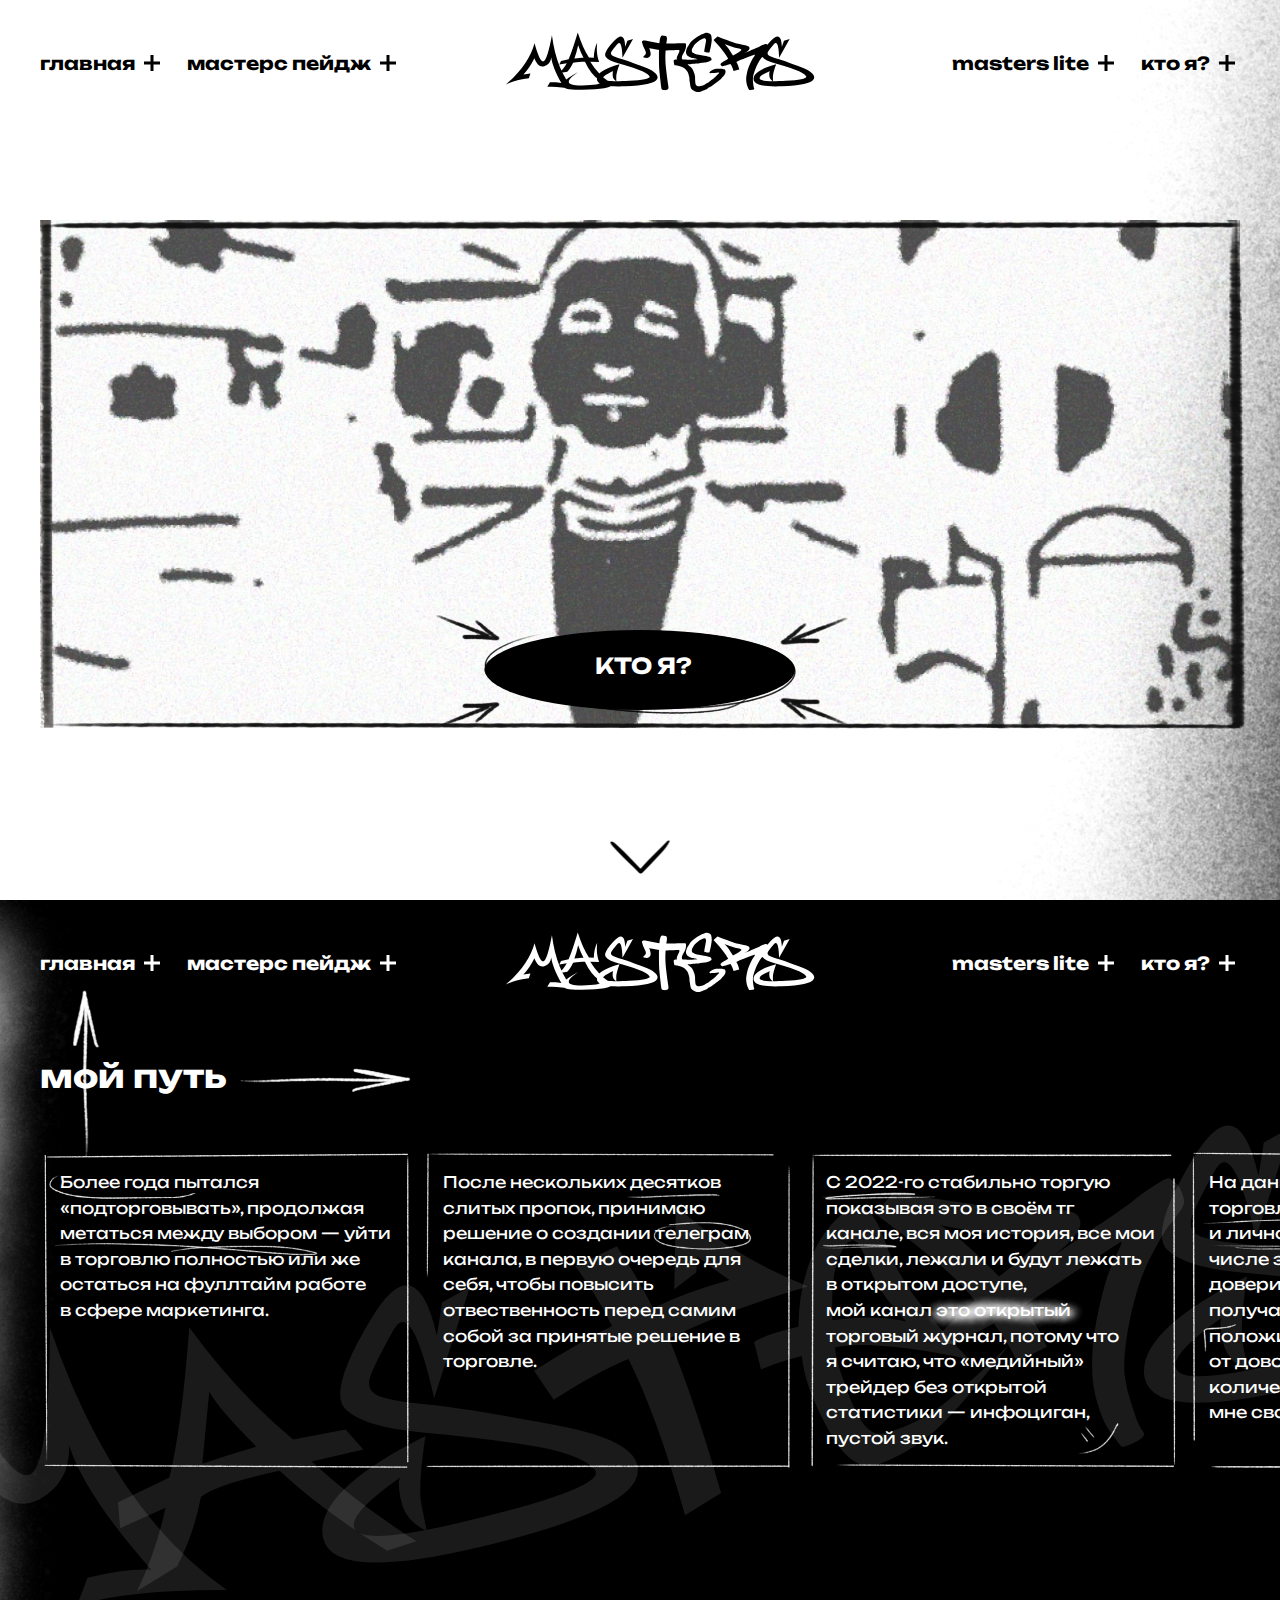
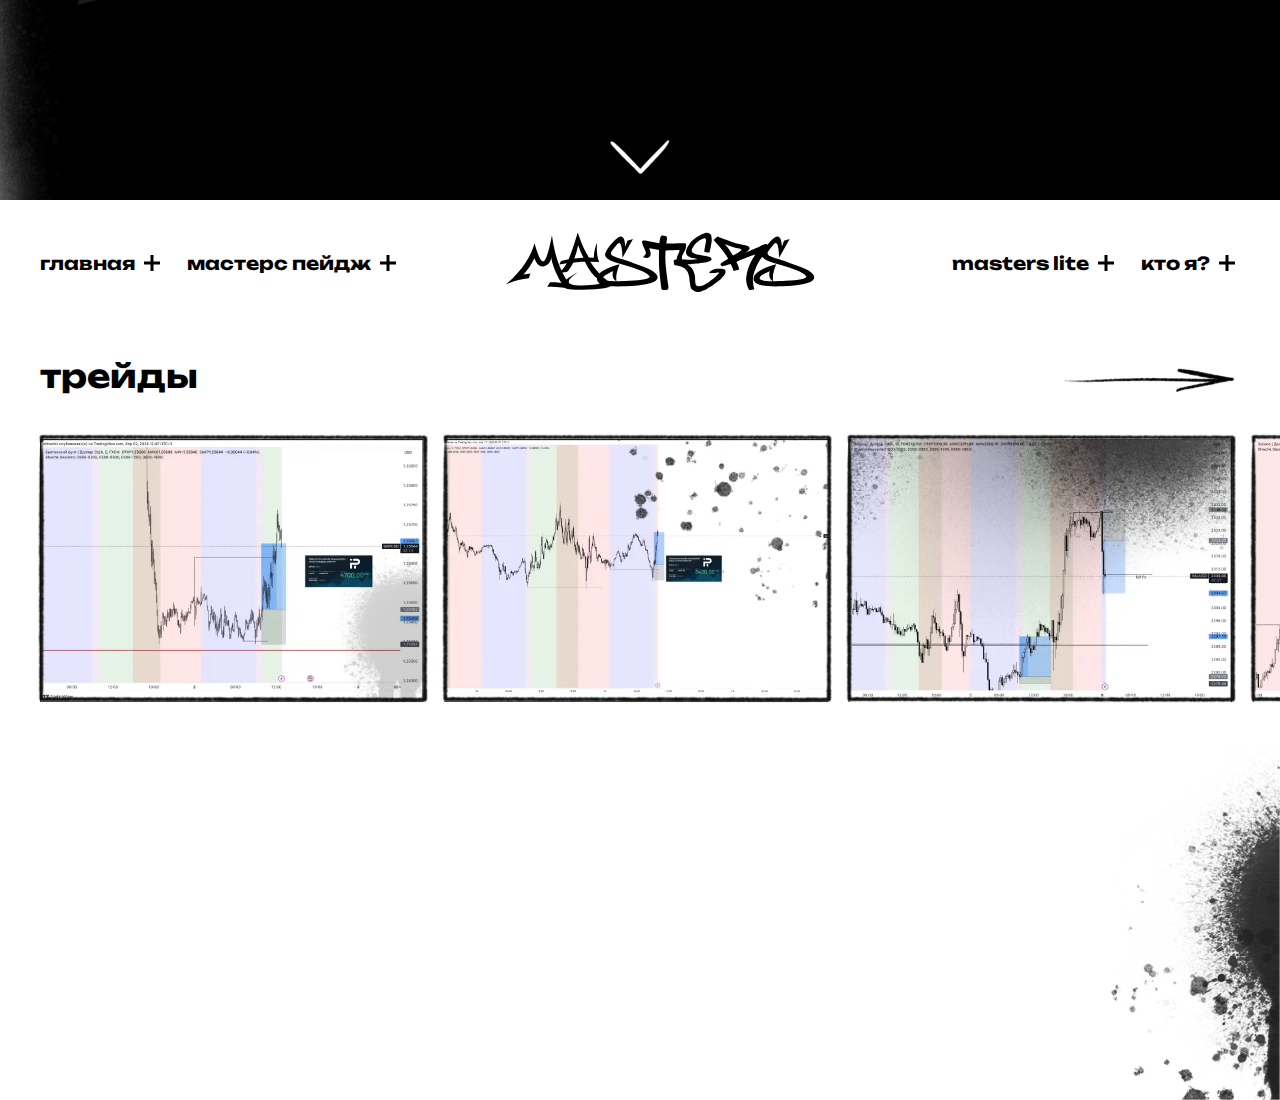
<file: about.html>
<!DOCTYPE html><html lang="ru"><head><title>About</title><meta charset="UTF-8"><meta name="format-detection" content="telephone=no"><link rel="stylesheet" href="css/style.min.css?_v=20240601185529"><!-- <link rel="shortcut icon" href="img/favicon.png"> --><meta name="robots" content="noindex, nofollow"><meta name="viewport" content="width=device-width,initial-scale=1,maximum-scale=1"></head><body><div class="wrapper"><div class="menu-mob"><ul class="menu-mob__list" data-spollers><li class="menu-mob__item"><button class="menu-mob__link" data-spoller>главная</button><ul class="sub-menu"><li class="sub-menu__item"><a class="sub-menu__link" href="index.html#masters">мастерс</a></li><li class="sub-menu__item"><a class="sub-menu__link" href="index.html#about">обо мне</a></li><li class="sub-menu__item"><a class="sub-menu__link" href="index.html#author">команда</a></li><li class="sub-menu__item"><a class="sub-menu__link" href="index.html#reviews">feedback</a></li><li class="sub-menu__item"><a class="sub-menu__link" href="index.html#videos">useful</a></li></ul></li><li class="menu-mob__item"><button class="menu-mob__link" data-spoller>мастерс пейдж</button><ul class="sub-menu"><li class="sub-menu__item"><a class="sub-menu__link" href="masters.html#descrs">M A S T E R S</a></li><li class="sub-menu__item"><a class="sub-menu__link" href="masters.html#cases">что внутри</a></li><li class="sub-menu__item"><a class="sub-menu__link" href="masters.html#video">обзор сервера</a></li><li class="sub-menu__item"><a class="sub-menu__link" href="masters.html#reviews">feedback</a></li><li class="sub-menu__item"><a class="sub-menu__link" href="masters.html#videos">что вы пропустили?</a></li></ul></li><li class="menu-mob__item"><button class="menu-mob__link" data-spoller>masters lite</button><ul class="sub-menu"><li class="sub-menu__item"><a class="sub-menu__link" href="lite.html#learn">что это?</a></li><li class="sub-menu__item"><a class="sub-menu__link" href="lite.html#gives">что входит?</a></li><li class="sub-menu__item"><a class="sub-menu__link" href="lite.html#mentors">ментора</a></li></ul></li><li class="menu-mob__item"><button class="menu-mob__link" data-spoller>кто я?</button><ul class="sub-menu"><li class="sub-menu__item"><a class="sub-menu__link" href="about.html#way">мой путь</a></li><li class="sub-menu__item"><a class="sub-menu__link" href="about.html#traids">трейды</a></li></ul></li></ul></div><main class="page"><div class="about-hero" id="about-hero"><div class="about-hero__scroll"><button class="icon-menu"><span></span></button><div class="about-hero__container"><div class="about-hero__body"><div class="about-hero__top-header top-header"><ul class="top-header__list" data-spollers><li class="top-header__item"><button class="top-header__btn" data-spoller>главная</button><ul class="sub-top-header"><li class="sub-top-header__item"><a class="sub-top-header__link" href="index.html#masters">Мастерс</a></li><li class="sub-top-header__item"><a class="sub-top-header__link" href="index.html#about">обо мне</a></li><li class="sub-top-header__item"><a class="sub-top-header__link" href="index.html#author">команда</a></li><li class="sub-top-header__item"><a class="sub-top-header__link" href="index.html#reviews">feedback</a></li><li class="sub-top-header__item"><a class="sub-top-header__link" href="index.html#videos">useful</a></li></ul></li><li class="top-header__item"><button class="top-header__btn" data-spoller>мастерс пейдж</button><ul class="sub-top-header"><li class="sub-top-header__item"><a class="sub-top-header__link" href="masters.html#descrs">M A S T E R S</a></li><li class="sub-top-header__item"><a class="sub-top-header__link" href="masters.html#cases">что внутри</a></li><li class="sub-top-header__item"><a class="sub-top-header__link" href="masters.html#video">обзор сервера</a></li><li class="sub-top-header__item"><a class="sub-top-header__link" href="masters.html#reviews">feedback</a></li><li class="sub-top-header__item"><a class="sub-top-header__link" href="masters.html#videos">что вы пропустили?</a></li></ul></li></ul><a class="about-hero__logo" href=""><img src="img/logo-b.svg" width="313" height="69" alt=""></a><ul class="top-header__list top-header__list_right" data-spollers><li class="top-header__item"><button class="top-header__btn" data-spoller>masters lite</button><ul class="sub-top-header"><li class="sub-top-header__item"><a class="sub-top-header__link" href="lite.html#learn">что это?</a></li><li class="sub-top-header__item"><a class="sub-top-header__link" href="lite.html#gives">что входит?</a></li><li class="sub-top-header__item"><a class="sub-top-header__link" href="lite.html#mentors">ментора</a></li></ul></li><li class="top-header__item"><button class="top-header__btn" data-spoller>кто я?</button><ul class="sub-top-header"><li class="sub-top-header__item"><a class="sub-top-header__link" href="about.html#way">мой путь</a></li><li class="sub-top-header__item"><a class="sub-top-header__link" href="about.html#traids">трейды</a></li></ul></li></ul></div><div class="about-hero__image"><picture><source media="(min-width: 500px)" srcset="img/about-hero/banner.jpg"><img src="img/about-hero/banner-mob.jpg" alt=""></picture></div><a class="about-hero__btn btn" target="_blank" href="https://www.youtube.com/watch?v=T9XzBLN1t4k&t=1s">КТО Я?</a></div></div><button class="about-hero__arrow">Вниз<picture><source srcset="img/icons/arrow-bottom.webp" type="image/webp"><img src="img/icons/arrow-bottom.png" width="50" height="59" alt=""></picture></button></div></div><div class="way" id="way"><div class="way__scroll"><button class="icon-menu icon-menu_d"><span></span></button><div class="way__container"><div class="way__body"><div class="way__top-header top-header top-header_w"><ul class="top-header__list" data-spollers><li class="top-header__item"><button class="top-header__btn" data-spoller>главная</button><ul class="sub-top-header"><li class="sub-top-header__item"><a class="sub-top-header__link" href="index.html#masters">Мастерс</a></li><li class="sub-top-header__item"><a class="sub-top-header__link" href="index.html#about">обо мне</a></li><li class="sub-top-header__item"><a class="sub-top-header__link" href="index.html#author">команда</a></li><li class="sub-top-header__item"><a class="sub-top-header__link" href="index.html#reviews">feedback</a></li><li class="sub-top-header__item"><a class="sub-top-header__link" href="index.html#videos">useful</a></li></ul></li><li class="top-header__item"><button class="top-header__btn" data-spoller>мастерс пейдж</button><ul class="sub-top-header"><li class="sub-top-header__item"><a class="sub-top-header__link" href="masters.html#descrs">M A S T E R S</a></li><li class="sub-top-header__item"><a class="sub-top-header__link" href="masters.html#cases">что внутри</a></li><li class="sub-top-header__item"><a class="sub-top-header__link" href="masters.html#video">обзор сервера</a></li><li class="sub-top-header__item"><a class="sub-top-header__link" href="masters.html#reviews">feedback</a></li><li class="sub-top-header__item"><a class="sub-top-header__link" href="masters.html#videos">что вы пропустили?</a></li></ul></li></ul><a class="way__logo" href=""><img src="img/logo-w.svg" width="313" height="69" alt=""></a><ul class="top-header__list top-header__list_right" data-spollers><li class="top-header__item"><button class="top-header__btn" data-spoller>masters lite</button><ul class="sub-top-header"><li class="sub-top-header__item"><a class="sub-top-header__link" href="lite.html#learn">что это?</a></li><li class="sub-top-header__item"><a class="sub-top-header__link" href="lite.html#gives">что входит?</a></li><li class="sub-top-header__item"><a class="sub-top-header__link" href="lite.html#mentors">ментора</a></li></ul></li><li class="top-header__item"><button class="top-header__btn" data-spoller>кто я?</button><ul class="sub-top-header"><li class="sub-top-header__item"><a class="sub-top-header__link" href="about.html#way">мой путь</a></li><li class="sub-top-header__item"><a class="sub-top-header__link" href="about.html#traids">трейды</a></li></ul></li></ul></div><div class="top-way"><h2 class="top-way__label">мой путь</h2><button class="top-way__right-arrow"><picture><source srcset="img/icons/slider-arrow-w.webp" type="image/webp"><img src="img/icons/slider-arrow-w.png" width="180" height="56" alt=""></picture></button></div><div class="way__slider swiper"><div class="way__wrapper swiper-wrapper"><div class="way__slide way__slide_1 swiper-slide">Более года пытался «подторговывать», продолжая метаться между выбором — уйти в торговлю полностью или же остаться на фуллтайм работе в сфере маркетинга.</div><div class="way__slide way__slide_2 swiper-slide">После нескольких десятков слитых пропок, принимаю решение о создании телеграм канала, в первую очередь для себя, чтобы повысить отвественность перед самим собой за принятые решение в торговле.</div><div class="way__slide way__slide_3 swiper-slide"><span></span> С 2022-го стабильно торгую показывая это в своём тг <br>канале, вся моя история, все мои сделки, лежали и будут лежать в открытом доступе,<br>мой канал это открытый торговый журнал, потому что я считаю, что «медийный» трейдер без открытой статистики — инфоциган, пустой звук.</div><div class="way__slide way__slide_4 swiper-slide"><span></span> На данный момент, помимо торговли проп аккаунтов и личного депозита, я в том числе занимаюсь доверительным управлением, получая<br>положительный фидбек уже от довольно большего количества людей, доверивших мне свой капитал в управление.</div></div></div><div class="way__pagination"></div><button class="way__arrow">Вниз<picture><source srcset="img/icons/arrow-bottom-w.webp" type="image/webp"><img src="img/icons/arrow-bottom-w.png" width="50" height="59" alt=""></picture></button></div></div></div></div><div class="traids" id="traids"><div class="traids__scroll"><button class="icon-menu"><span></span></button><div class="traids__container"><div class="traids__body"><div class="traids__top-header top-header"><ul class="top-header__list" data-spollers><li class="top-header__item"><button class="top-header__btn" data-spoller>главная</button><ul class="sub-top-header"><li class="sub-top-header__item"><a class="sub-top-header__link" href="index.html#masters">Мастерс</a></li><li class="sub-top-header__item"><a class="sub-top-header__link" href="index.html#about">обо мне</a></li><li class="sub-top-header__item"><a class="sub-top-header__link" href="index.html#author">команда</a></li><li class="sub-top-header__item"><a class="sub-top-header__link" href="index.html#reviews">feedback</a></li><li class="sub-top-header__item"><a class="sub-top-header__link" href="index.html#videos">useful</a></li></ul></li><li class="top-header__item"><button class="top-header__btn" data-spoller>мастерс пейдж</button><ul class="sub-top-header"><li class="sub-top-header__item"><a class="sub-top-header__link" href="masters.html#descrs">M A S T E R S</a></li><li class="sub-top-header__item"><a class="sub-top-header__link" href="masters.html#cases">что внутри</a></li><li class="sub-top-header__item"><a class="sub-top-header__link" href="masters.html#video">обзор сервера</a></li><li class="sub-top-header__item"><a class="sub-top-header__link" href="masters.html#reviews">feedback</a></li><li class="sub-top-header__item"><a class="sub-top-header__link" href="masters.html#videos">что вы пропустили?</a></li></ul></li></ul><a class="traids__logo" href=""><img src="img/logo-b.svg" width="313" height="69" alt=""></a><ul class="top-header__list top-header__list_right" data-spollers><li class="top-header__item"><button class="top-header__btn" data-spoller>masters lite</button><ul class="sub-top-header"><li class="sub-top-header__item"><a class="sub-top-header__link" href="lite.html#learn">что это?</a></li><li class="sub-top-header__item"><a class="sub-top-header__link" href="lite.html#gives">что входит?</a></li><li class="sub-top-header__item"><a class="sub-top-header__link" href="lite.html#mentors">ментора</a></li></ul></li><li class="top-header__item"><button class="top-header__btn" data-spoller>кто я?</button><ul class="sub-top-header"><li class="sub-top-header__item"><a class="sub-top-header__link" href="about.html#way">мой путь</a></li><li class="sub-top-header__item"><a class="sub-top-header__link" href="about.html#traids">трейды</a></li></ul></li></ul></div><div class="top-traids"><h2 class="top-traids__label">трейды</h2><button class="top-traids__right-arrow"><picture><source srcset="img/icons/slider-arrow.webp" type="image/webp"><img src="img/icons/slider-arrow.png" width="180" height="56" alt=""></picture></button></div><div class="traids__slider swiper"><div class="traids__wrapper swiper-wrapper"><div class="traids__slide traids__slide_1 swiper-slide"><picture><source srcset="img/traids/slides/01.webp" type="image/webp"><img src="img/traids/slides/01.jpg" alt=""></picture></div><div class="traids__slide traids__slide_2 swiper-slide"><picture><source srcset="img/traids/slides/02.webp" type="image/webp"><img src="img/traids/slides/02.jpg" alt=""></picture></div><div class="traids__slide traids__slide_3 swiper-slide"><picture><source srcset="img/traids/slides/03.webp" type="image/webp"><img src="img/traids/slides/03.jpg" alt=""></picture></div><div class="traids__slide traids__slide_4 swiper-slide"><picture><source srcset="img/traids/slides/04.webp" type="image/webp"><img src="img/traids/slides/04.jpg" alt=""></picture></div><div class="traids__slide traids__slide_5 swiper-slide"><picture><source srcset="img/traids/slides/05.webp" type="image/webp"><img src="img/traids/slides/05.jpg" alt=""></picture></div><div class="traids__slide traids__slide_6 swiper-slide"><picture><source srcset="img/traids/slides/06.webp" type="image/webp"><img src="img/traids/slides/06.jpg" alt=""></picture></div><div class="traids__slide traids__slide_7 swiper-slide"><picture><source srcset="img/traids/slides/07.webp" type="image/webp"><img src="img/traids/slides/07.jpg" alt=""></picture></div></div></div><div class="traids__pagination"></div></div></div></div></div></main></div><script src="js/app.min.js?_v=20240601185529"></script></body></html>
</file>
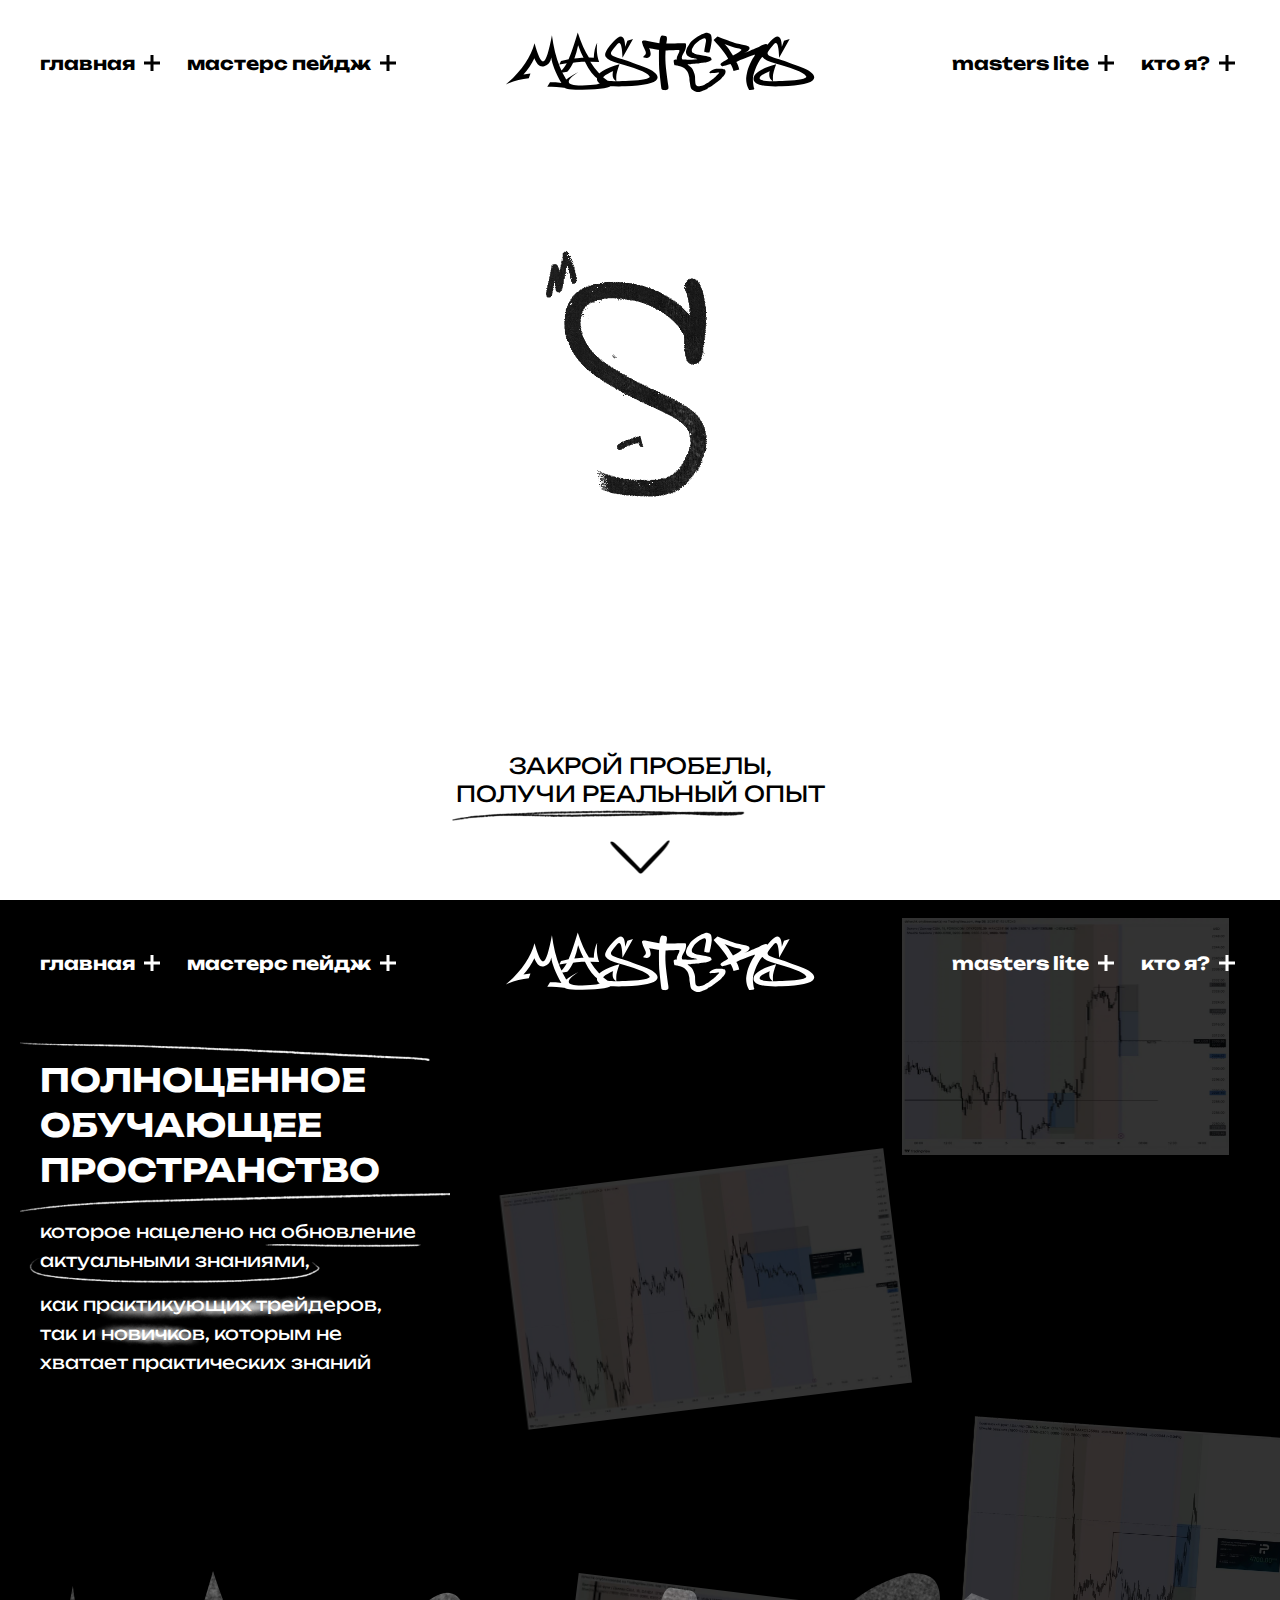
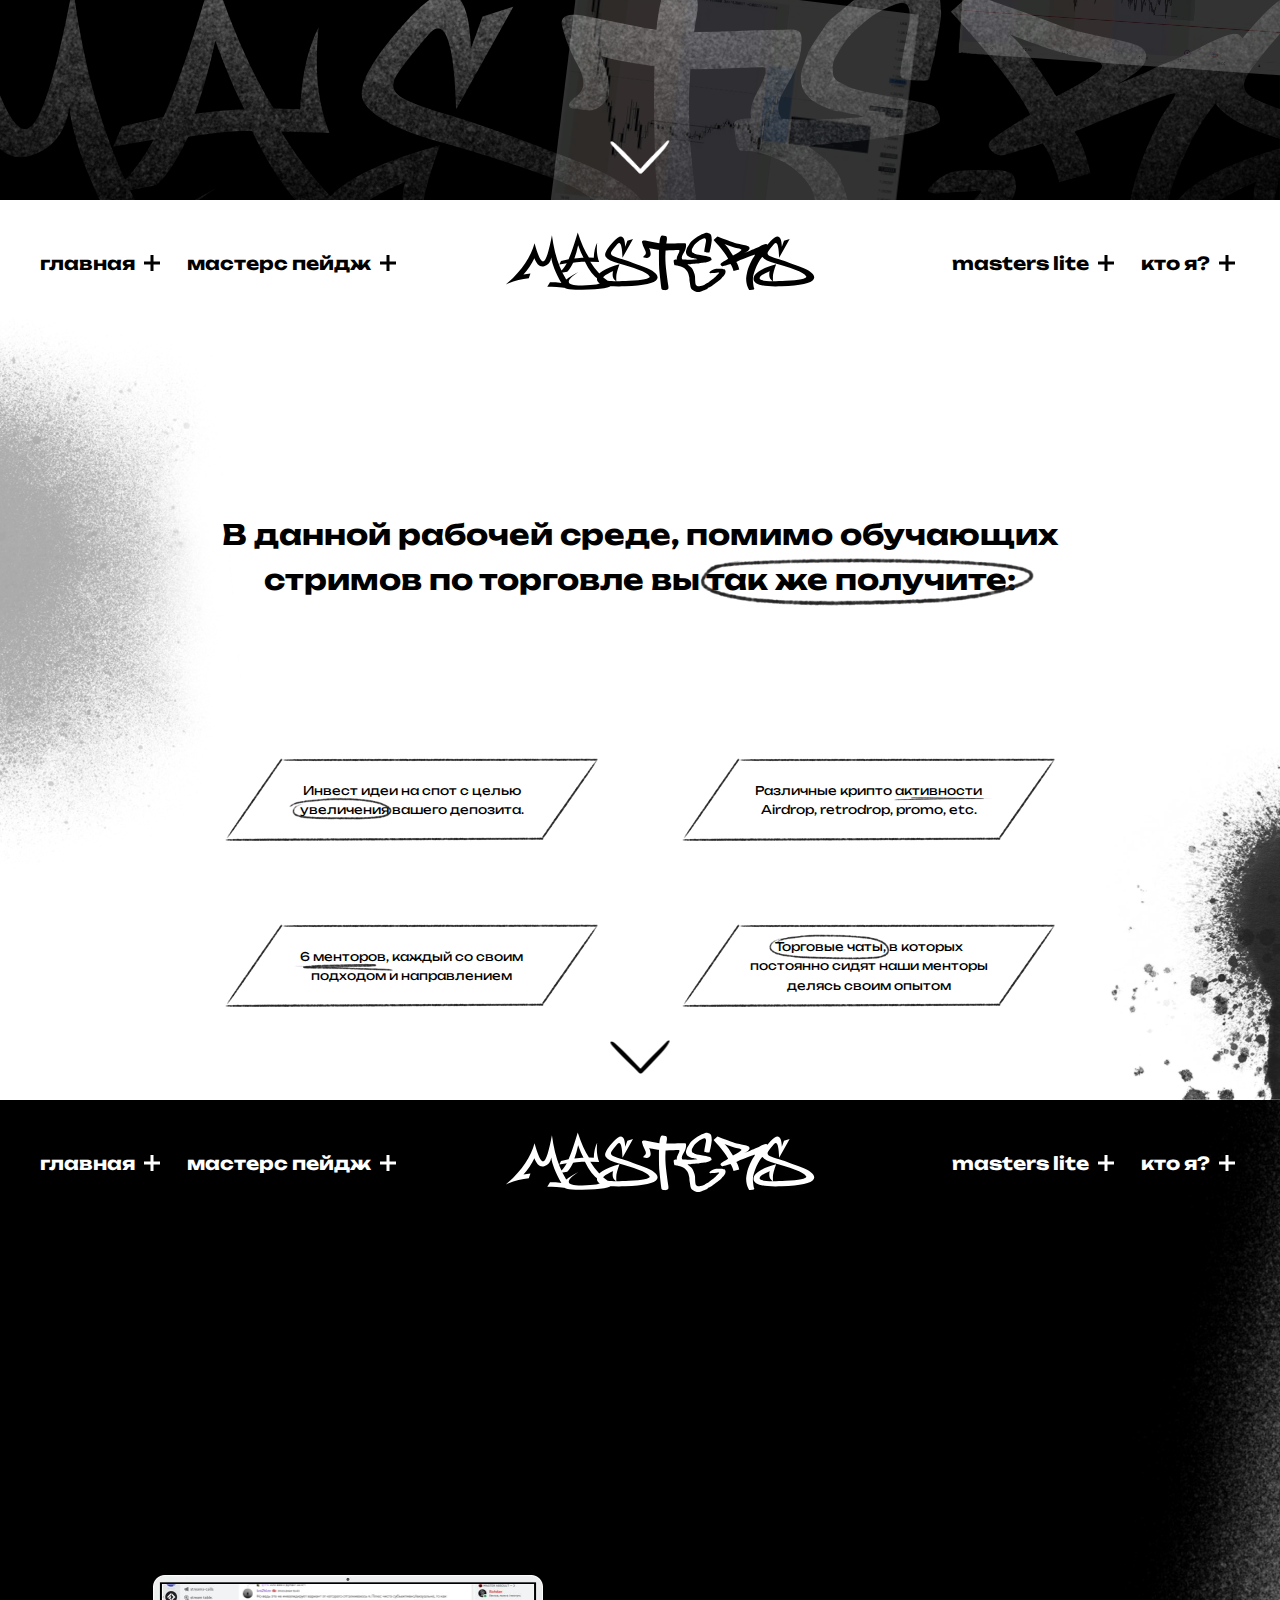
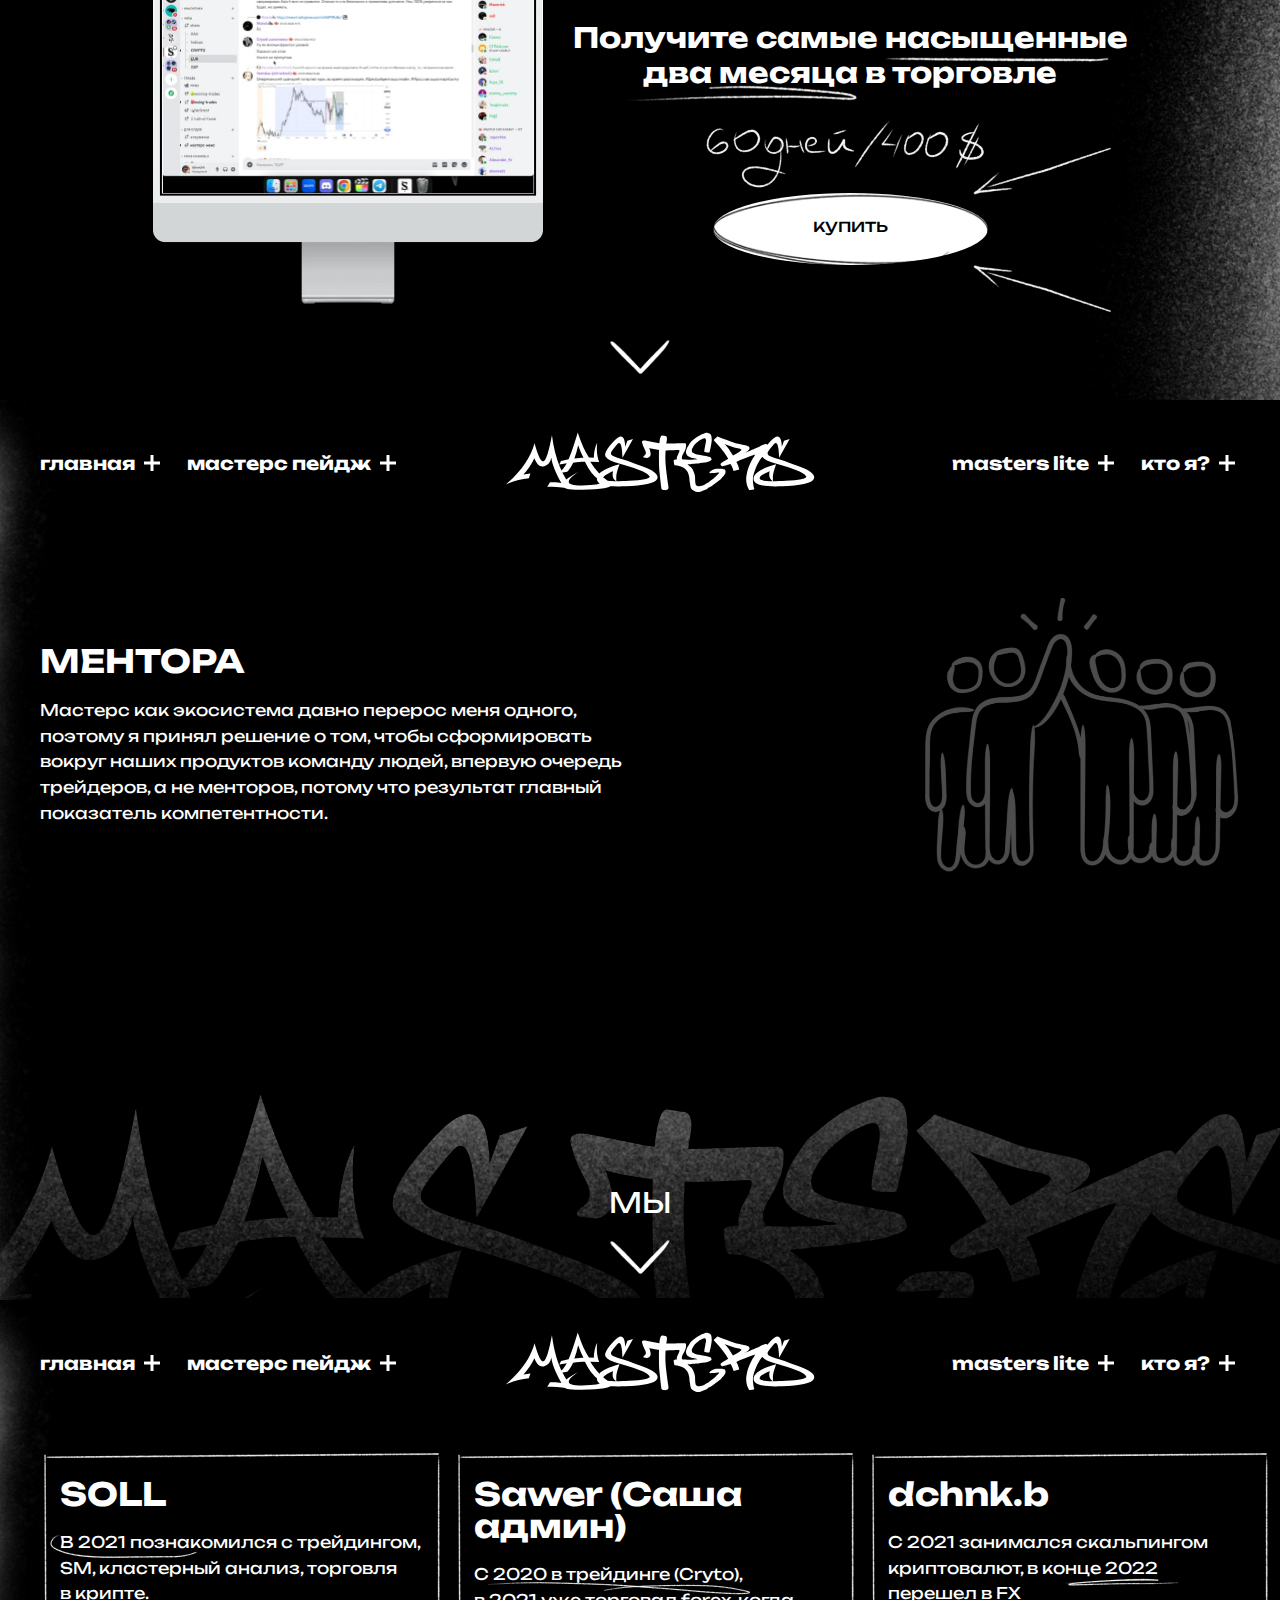
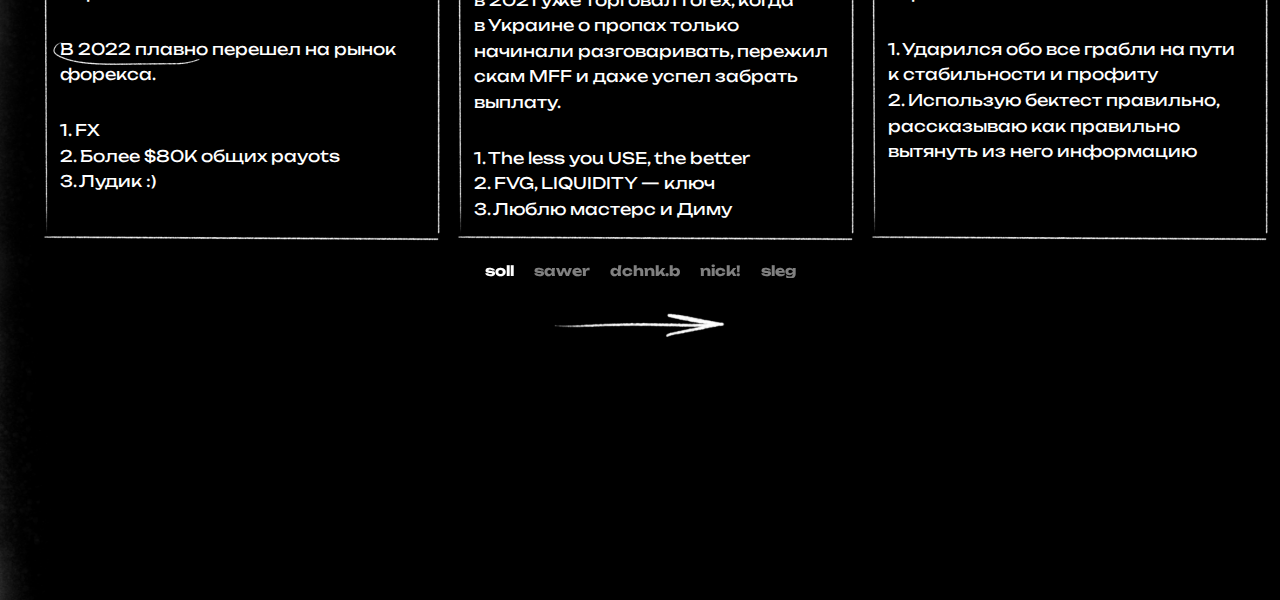
<file: lite.html>
<!DOCTYPE html>
<html lang="ru">

<head>
	<title>MASTERS LITE</title>
	<meta charset="UTF-8">
	<meta name="format-detection" content="telephone=no">
	<link rel="stylesheet" href="css/style.min.css?_v=20240601185529">
	<!-- <link rel="shortcut icon" href="img/favicon.png"> -->
	<meta name="robots" content="noindex, nofollow">
	<meta name="viewport" content="width=device-width,initial-scale=1,maximum-scale=1">
</head>

<body>
	<div class="wrapper">
		<div class="menu-mob">
			<ul class="menu-mob__list" data-spollers>
				<li class="menu-mob__item"><button class="menu-mob__link" data-spoller>главная</button>
					<ul class="sub-menu">
						<li class="sub-menu__item"><a class="sub-menu__link" href="index.html#masters">мастерс</a></li>
						<li class="sub-menu__item"><a class="sub-menu__link" href="index.html#about">обо мне</a></li>
						<li class="sub-menu__item"><a class="sub-menu__link" href="index.html#author">команда</a></li>
						<li class="sub-menu__item"><a class="sub-menu__link" href="index.html#reviews">feedback</a></li>
						<li class="sub-menu__item"><a class="sub-menu__link" href="index.html#videos">useful</a></li>
					</ul>
				</li>
				<li class="menu-mob__item"><button class="menu-mob__link" data-spoller>мастерс пейдж</button>
					<ul class="sub-menu">
						<li class="sub-menu__item"><a class="sub-menu__link" href="masters.html#descrs">M A S T E R S</a></li>
						<li class="sub-menu__item"><a class="sub-menu__link" href="masters.html#cases">что внутри</a></li>
						<li class="sub-menu__item"><a class="sub-menu__link" href="masters.html#video">обзор сервера</a></li>
						<li class="sub-menu__item"><a class="sub-menu__link" href="masters.html#reviews">feedback</a></li>
						<li class="sub-menu__item"><a class="sub-menu__link" href="masters.html#videos">что вы пропустили?</a></li>
					</ul>
				</li>
				<li class="menu-mob__item"><button class="menu-mob__link" data-spoller>masters lite</button>
					<ul class="sub-menu">
						<li class="sub-menu__item"><a class="sub-menu__link" href="lite.html#learn">что это?</a></li>
						<li class="sub-menu__item"><a class="sub-menu__link" href="lite.html#gives">что входит?</a></li>
						<li class="sub-menu__item"><a class="sub-menu__link" href="lite.html#mentors">ментора</a></li>
					</ul>
				</li>
				<li class="menu-mob__item"><button class="menu-mob__link" data-spoller>кто я?</button>
					<ul class="sub-menu">
						<li class="sub-menu__item"><a class="sub-menu__link" href="about.html#way">мой путь</a></li>
						<li class="sub-menu__item"><a class="sub-menu__link" href="about.html#traids">трейды</a></li>
					</ul>
				</li>
			</ul>
		</div>
		<main class="page">
			<div class="hero-lite" id="hero-lite">
				<div class="hero-lite__scroll"><button class="icon-menu"><span></span></button>
					<div class="hero-lite__container">
						<div class="hero-lite__body">
							<div class="hero__top-header top-header">
								<ul class="top-header__list" data-spollers>
									<li class="top-header__item"><button class="top-header__btn" data-spoller>главная</button>
										<ul class="sub-top-header">
											<li class="sub-top-header__item"><a class="sub-top-header__link"
													href="index.html#masters">Мастерс</a></li>
											<li class="sub-top-header__item"><a class="sub-top-header__link" href="index.html#about">обо
													мне</a></li>
											<li class="sub-top-header__item"><a class="sub-top-header__link"
													href="index.html#author">команда</a></li>
											<li class="sub-top-header__item"><a class="sub-top-header__link"
													href="index.html#reviews">feedback</a></li>
											<li class="sub-top-header__item"><a class="sub-top-header__link"
													href="index.html#videos">useful</a></li>
										</ul>
									</li>
									<li class="top-header__item"><button class="top-header__btn" data-spoller>мастерс пейдж</button>
										<ul class="sub-top-header">
											<li class="sub-top-header__item"><a class="sub-top-header__link"
													href="masters.html#descrs">M A S T E R S</a></li>
											<li class="sub-top-header__item"><a class="sub-top-header__link" href="masters.html#cases">что
													внутри</a></li>
											<li class="sub-top-header__item"><a class="sub-top-header__link" href="masters.html#video">обзор
													сервера</a></li>
											<li class="sub-top-header__item"><a class="sub-top-header__link"
													href="masters.html#reviews">feedback</a></li>
											<li class="sub-top-header__item"><a class="sub-top-header__link" href="masters.html#videos">что вы
													пропустили?</a></li>
										</ul>
									</li>
								</ul><a class="hero-lite__logo" href=""><img src="img/logo-b.svg" width="313" height="69" alt=""></a>
								<ul class="top-header__list top-header__list_right" data-spollers>
									<li class="top-header__item"><button class="top-header__btn" data-spoller>masters lite</button>
										<ul class="sub-top-header">
											<li class="sub-top-header__item"><a class="sub-top-header__link" href="lite.html#learn">что
													это?</a></li>
											<li class="sub-top-header__item"><a class="sub-top-header__link" href="lite.html#gives">что
													входит?</a></li>
											<li class="sub-top-header__item"><a class="sub-top-header__link"
													href="lite.html#mentors">ментора</a></li>
										</ul>
									</li>
									<li class="top-header__item"><button class="top-header__btn" data-spoller>кто я?</button>
										<ul class="sub-top-header">
											<li class="sub-top-header__item"><a class="sub-top-header__link" href="about.html#way">мой
													путь</a></li>
											<li class="sub-top-header__item"><a class="sub-top-header__link"
													href="about.html#traids">трейды</a></li>
										</ul>
									</li>
								</ul>
							</div>
							<div class="hero-lite__words"><img src="img/hero-lite/words.gif" alt=""></div>
							<div class="hero-lite__descr">ЗАКРОЙ ПРОБЕЛЫ,<br>ПОЛУЧИ РЕАЛЬНЫЙ ОПЫТ</div>
						</div>
					</div><button class="hero-lite__arrow">Вниз<picture>
							<source srcset="img/icons/arrow-bottom.webp" type="image/webp"><img src="img/icons/arrow-bottom.png"
								width="50" height="59" alt="">
						</picture></button>
				</div>
			</div>
			<div class="learn" id="learn">
				<div class="learn__scroll"><button class="icon-menu icon-menu_d"><span></span></button> <span
						class="learn__decor learn__decor_1"></span> <span class="learn__decor learn__decor_2"></span> <span
						class="learn__decor learn__decor_3"></span> <span class="learn__decor learn__decor_4"></span>
					<div class="learn__container">
						<div class="learn__body">
							<div class="learn__top-header top-header top-header_w">
								<ul class="top-header__list" data-spollers>
									<li class="top-header__item"><button class="top-header__btn" data-spoller>главная</button>
										<ul class="sub-top-header">
											<li class="sub-top-header__item"><a class="sub-top-header__link"
													href="index.html#masters">Мастерс</a></li>
											<li class="sub-top-header__item"><a class="sub-top-header__link" href="index.html#about">обо
													мне</a></li>
											<li class="sub-top-header__item"><a class="sub-top-header__link"
													href="index.html#author">команда</a></li>
											<li class="sub-top-header__item"><a class="sub-top-header__link"
													href="index.html#reviews">feedback</a></li>
											<li class="sub-top-header__item"><a class="sub-top-header__link"
													href="index.html#videos">useful</a></li>
										</ul>
									</li>
									<li class="top-header__item"><button class="top-header__btn" data-spoller>мастерс пейдж</button>
										<ul class="sub-top-header">
											<li class="sub-top-header__item"><a class="sub-top-header__link"
													href="masters.html#descrs">M A S T E R S</a></li>
											<li class="sub-top-header__item"><a class="sub-top-header__link" href="masters.html#cases">что
													внутри</a></li>
											<li class="sub-top-header__item"><a class="sub-top-header__link" href="masters.html#video">обзор
													сервера</a></li>
											<li class="sub-top-header__item"><a class="sub-top-header__link"
													href="masters.html#reviews">feedback</a></li>
											<li class="sub-top-header__item"><a class="sub-top-header__link" href="masters.html#videos">что вы
													пропустили?</a></li>
										</ul>
									</li>
								</ul><a class="learn__logo" href=""><img src="img/logo-w.svg" width="313" height="69" alt=""></a>
								<ul class="top-header__list top-header__list_right" data-spollers>
									<li class="top-header__item"><button class="top-header__btn" data-spoller>masters lite</button>
										<ul class="sub-top-header">
											<li class="sub-top-header__item"><a class="sub-top-header__link" href="lite.html#learn">что
													это?</a></li>
											<li class="sub-top-header__item"><a class="sub-top-header__link" href="lite.html#gives">что
													входит?</a></li>
											<li class="sub-top-header__item"><a class="sub-top-header__link"
													href="lite.html#mentors">ментора</a></li>
										</ul>
									</li>
									<li class="top-header__item"><button class="top-header__btn" data-spoller>кто я?</button>
										<ul class="sub-top-header">
											<li class="sub-top-header__item"><a class="sub-top-header__link" href="about.html#way">мой
													путь</a></li>
											<li class="sub-top-header__item"><a class="sub-top-header__link"
													href="about.html#traids">трейды</a></li>
										</ul>
									</li>
								</ul>
							</div>
							<div class="learn__row">
								<h2 class="learn__title">ПОЛНОЦЕННОЕ<br>ОБУЧАЮЩЕЕ<br>ПРОСТРАНСТВО</h2>
								<p class="learn__descr learn__descr_first">которое нацелено на обновление<br>актуальными знаниями,</p>
								<p class="learn__descr learn__descr_last">как практикующих трейдеров,<br>так и новичков, которым
									не <br>хватает практических знаний</p>
							</div>
						</div>
					</div><button class="learn__arrow">Вниз<picture>
							<source srcset="img/icons/arrow-bottom-w.webp" type="image/webp"><img src="img/icons/arrow-bottom-w.png"
								width="50" height="59" alt="">
						</picture></button>
				</div>
			</div>
			<div class="gives" id="gives">
				<div class="gives__scroll"><button class="icon-menu"><span></span></button>
					<div class="gives__container">
						<div class="gives__body">
							<div class="gives__top-header top-header">
								<ul class="top-header__list" data-spollers>
									<li class="top-header__item"><button class="top-header__btn" data-spoller>главная</button>
										<ul class="sub-top-header">
											<li class="sub-top-header__item"><a class="sub-top-header__link"
													href="index.html#masters">Мастерс</a></li>
											<li class="sub-top-header__item"><a class="sub-top-header__link" href="index.html#about">обо
													мне</a></li>
											<li class="sub-top-header__item"><a class="sub-top-header__link"
													href="index.html#author">команда</a></li>
											<li class="sub-top-header__item"><a class="sub-top-header__link"
													href="index.html#reviews">feedback</a></li>
											<li class="sub-top-header__item"><a class="sub-top-header__link"
													href="index.html#videos">useful</a></li>
										</ul>
									</li>
									<li class="top-header__item"><button class="top-header__btn" data-spoller>мастерс пейдж</button>
										<ul class="sub-top-header">
											<li class="sub-top-header__item"><a class="sub-top-header__link"
													href="masters.html#descrs">M A S T E R S</a></li>
											<li class="sub-top-header__item"><a class="sub-top-header__link" href="masters.html#cases">что
													внутри</a></li>
											<li class="sub-top-header__item"><a class="sub-top-header__link" href="masters.html#video">обзор
													сервера</a></li>
											<li class="sub-top-header__item"><a class="sub-top-header__link"
													href="masters.html#reviews">feedback</a></li>
											<li class="sub-top-header__item"><a class="sub-top-header__link" href="masters.html#videos">что вы
													пропустили?</a></li>
										</ul>
									</li>
								</ul><a class="gives__logo" href=""><img src="img/logo-b.svg" width="313" height="69" alt=""></a>
								<ul class="top-header__list top-header__list_right" data-spollers>
									<li class="top-header__item"><button class="top-header__btn" data-spoller>masters lite</button>
										<ul class="sub-top-header">
											<li class="sub-top-header__item"><a class="sub-top-header__link" href="lite.html#learn">что
													это?</a></li>
											<li class="sub-top-header__item"><a class="sub-top-header__link" href="lite.html#gives">что
													входит?</a></li>
											<li class="sub-top-header__item"><a class="sub-top-header__link"
													href="lite.html#mentors">ментора</a></li>
										</ul>
									</li>
									<li class="top-header__item"><button class="top-header__btn" data-spoller>кто я?</button>
										<ul class="sub-top-header">
											<li class="sub-top-header__item"><a class="sub-top-header__link" href="about.html#way">мой
													путь</a></li>
											<li class="sub-top-header__item"><a class="sub-top-header__link"
													href="about.html#traids">трейды</a></li>
										</ul>
									</li>
								</ul>
							</div>
							<div class="gives__descr">В данной рабочей среде, помимо обучающих стримов по торговле вы так же получите:
							</div>
							<ul class="gives__cols">
								<li class="gives__col col-gives col-gives_1">Инвест идеи на спот с целью увеличения вашего депозита.
								</li>
								<li class="gives__col col-gives col-gives_2">Различные крипто активности Airdrop, retrodrop, promo, etc.
								</li>
								<li class="gives__col col-gives col-gives_3">6 менторов, каждый со своим подходом и направлением</li>
								<li class="gives__col col-gives col-gives_4">Торговые чаты, в которых<br>постоянно сидят наши менторы
									делясь своим опытом</li>
							</ul>
						</div>
					</div><button class="gives__arrow">Вниз<picture>
							<source srcset="img/icons/arrow-bottom.webp" type="image/webp"><img src="img/icons/arrow-bottom.png"
								width="50" height="59" alt="">
						</picture></button>
				</div>
			</div>
			<div class="gift" id="gift">
				<div class="gift__scroll"><button class="icon-menu icon-menu_d"><span></span></button>
					<div class="gift__container">
						<div class="gift__body">
							<div class="gift__top-header top-header top-header_w">
								<ul class="top-header__list" data-spollers>
									<li class="top-header__item"><button class="top-header__btn" data-spoller>главная</button>
										<ul class="sub-top-header">
											<li class="sub-top-header__item"><a class="sub-top-header__link"
													href="index.html#masters">Мастерс</a></li>
											<li class="sub-top-header__item"><a class="sub-top-header__link" href="index.html#about">обо
													мне</a></li>
											<li class="sub-top-header__item"><a class="sub-top-header__link"
													href="index.html#author">команда</a></li>
											<li class="sub-top-header__item"><a class="sub-top-header__link"
													href="index.html#reviews">feedback</a></li>
											<li class="sub-top-header__item"><a class="sub-top-header__link"
													href="index.html#videos">useful</a></li>
										</ul>
									</li>
									<li class="top-header__item"><button class="top-header__btn" data-spoller>мастерс пейдж</button>
										<ul class="sub-top-header">
											<li class="sub-top-header__item"><a class="sub-top-header__link"
													href="masters.html#descrs">M A S T E R S</a></li>
											<li class="sub-top-header__item"><a class="sub-top-header__link" href="masters.html#cases">что
													внутри</a></li>
											<li class="sub-top-header__item"><a class="sub-top-header__link" href="masters.html#video">обзор
													сервера</a></li>
											<li class="sub-top-header__item"><a class="sub-top-header__link"
													href="masters.html#reviews">feedback</a></li>
											<li class="sub-top-header__item"><a class="sub-top-header__link" href="masters.html#videos">что вы
													пропустили?</a></li>
										</ul>
									</li>
								</ul><a class="gift__logo" href=""><img src="img/logo-w.svg" width="313" height="69" alt=""></a>
								<ul class="top-header__list top-header__list_right" data-spollers>
									<li class="top-header__item"><button class="top-header__btn" data-spoller>masters lite</button>
										<ul class="sub-top-header">
											<li class="sub-top-header__item"><a class="sub-top-header__link" href="lite.html#learn">что
													это?</a></li>
											<li class="sub-top-header__item"><a class="sub-top-header__link" href="lite.html#gives">что
													входит?</a></li>
											<li class="sub-top-header__item"><a class="sub-top-header__link"
													href="lite.html#mentors">ментора</a></li>
										</ul>
									</li>
									<li class="top-header__item"><button class="top-header__btn" data-spoller>кто я?</button>
										<ul class="sub-top-header">
											<li class="sub-top-header__item"><a class="sub-top-header__link" href="about.html#way">мой
													путь</a></li>
											<li class="sub-top-header__item"><a class="sub-top-header__link"
													href="about.html#traids">трейды</a></li>
										</ul>
									</li>
								</ul>
							</div>
							<div class="gift__row">
								<h2 class="gift__title gift__title_mob">Получите самые насыщенные<br>два месяца в торговле</h2>
								<div class="gift__image">
									<img src="img/gift/imgmac.jpg" width="372" height="209" alt="">
								</div>
								<div class="gift__right">
									<h2 class="gift__title gift__title_pc">Получите самые насыщенные<br>два месяца в торговле</h2>
									<div class="gift__price">
										<img src="img/gift/price.png" width="308" height="83" alt="">
									</div><a class="gift__btn btn btn_w" target="_blank" href="https://t.me/masterssupportt"><span></span>
										купить</a>
								</div>
							</div>
						</div>
					</div><button class="gift__arrow">Вниз<picture>
							<source srcset="img/icons/arrow-bottom-w.webp" type="image/webp"><img src="img/icons/arrow-bottom-w.png"
								width="50" height="59" alt="">
						</picture></button>
				</div>
			</div>
			<div class="mentors" id="mentors">
				<div class="mentors__scroll"><span class="mentors__decor">masters</span> <button
						class="icon-menu icon-menu_d"><span></span></button>
					<div class="mentors__container">
						<div class="mentors__body">
							<div class="mentors__top-header top-header top-header_w">
								<ul class="top-header__list" data-spollers>
									<li class="top-header__item"><button class="top-header__btn" data-spoller>главная</button>
										<ul class="sub-top-header">
											<li class="sub-top-header__item"><a class="sub-top-header__link"
													href="index.html#masters">Мастерс</a></li>
											<li class="sub-top-header__item"><a class="sub-top-header__link" href="index.html#about">обо
													мне</a></li>
											<li class="sub-top-header__item"><a class="sub-top-header__link"
													href="index.html#author">команда</a></li>
											<li class="sub-top-header__item"><a class="sub-top-header__link"
													href="index.html#reviews">feedback</a></li>
											<li class="sub-top-header__item"><a class="sub-top-header__link"
													href="index.html#videos">useful</a></li>
										</ul>
									</li>
									<li class="top-header__item"><button class="top-header__btn" data-spoller>мастерс пейдж</button>
										<ul class="sub-top-header">
											<li class="sub-top-header__item"><a class="sub-top-header__link"
													href="masters.html#descrs">M A S T E R S</a></li>
											<li class="sub-top-header__item"><a class="sub-top-header__link" href="masters.html#cases">что
													внутри</a></li>
											<li class="sub-top-header__item"><a class="sub-top-header__link" href="masters.html#video">обзор
													сервера</a></li>
											<li class="sub-top-header__item"><a class="sub-top-header__link"
													href="masters.html#reviews">feedback</a></li>
											<li class="sub-top-header__item"><a class="sub-top-header__link" href="masters.html#videos">что вы
													пропустили?</a></li>
										</ul>
									</li>
								</ul><a class="mentors__logo" href=""><img src="img/logo-w.svg" width="313" height="69" alt=""></a>
								<ul class="top-header__list top-header__list_right" data-spollers>
									<li class="top-header__item"><button class="top-header__btn" data-spoller>masters lite</button>
										<ul class="sub-top-header">
											<li class="sub-top-header__item"><a class="sub-top-header__link" href="lite.html#learn">что
													это?</a></li>
											<li class="sub-top-header__item"><a class="sub-top-header__link" href="lite.html#gives">что
													входит?</a></li>
											<li class="sub-top-header__item"><a class="sub-top-header__link"
													href="lite.html#mentors">ментора</a></li>
										</ul>
									</li>
									<li class="top-header__item"><button class="top-header__btn" data-spoller>кто я?</button>
										<ul class="sub-top-header">
											<li class="sub-top-header__item"><a class="sub-top-header__link" href="about.html#way">мой
													путь</a></li>
											<li class="sub-top-header__item"><a class="sub-top-header__link"
													href="about.html#traids">трейды</a></li>
										</ul>
									</li>
								</ul>
							</div>
							<div class="mentors__row">
								<div class="mentors__left">
									<h2 class="mentors__title">МЕНТОРА</h2>
									<p class="mentors__descr">Мастерс как экосистема давно перерос меня одного, поэтому я принял решение
										о том, чтобы сформировать вокруг наших продуктов команду людей, впервую очередь трейдеров,
										а не менторов, потому что результат главный показатель компетентности.</p>
								</div>
								<div class="mentors__image">
									<picture>
										<source srcset="img/mentors/peoples.webp" type="image/webp"><img src="img/mentors/peoples.png"
											width="316" height="276" alt="">
									</picture>
								</div>
							</div>
						</div>
					</div><button class="mentors__arrow">Вниз<picture>
							<source srcset="img/icons/arrow-bottom-w.webp" type="image/webp"><img src="img/icons/arrow-bottom-w.png"
								width="50" height="59" alt="">
						</picture></button>
				</div>
			</div>
			<div class="reviews-mas" id="reviews-mas">
				<div class="reviews-mas__scroll"><button class="icon-menu icon-menu_d"><span></span></button>
					<div class="reviews-mas__container">
						<div class="reviews-mas__body">
							<div class="reviews-mas__top-header top-header top-header_w">
								<ul class="top-header__list" data-spollers>
									<li class="top-header__item"><button class="top-header__btn" data-spoller>главная</button>
										<ul class="sub-top-header">
											<li class="sub-top-header__item"><a class="sub-top-header__link"
													href="index.html#masters">Мастерс</a></li>
											<li class="sub-top-header__item"><a class="sub-top-header__link" href="index.html#about">обо
													мне</a></li>
											<li class="sub-top-header__item"><a class="sub-top-header__link"
													href="index.html#author">команда</a></li>
											<li class="sub-top-header__item"><a class="sub-top-header__link"
													href="index.html#reviews">feedback</a></li>
											<li class="sub-top-header__item"><a class="sub-top-header__link"
													href="index.html#videos">useful</a></li>
										</ul>
									</li>
									<li class="top-header__item"><button class="top-header__btn" data-spoller>мастерс пейдж</button>
										<ul class="sub-top-header">
											<li class="sub-top-header__item"><a class="sub-top-header__link"
													href="masters.html#descrs">M A S T E R S</a></li>
											<li class="sub-top-header__item"><a class="sub-top-header__link" href="masters.html#cases">что
													внутри</a></li>
											<li class="sub-top-header__item"><a class="sub-top-header__link" href="masters.html#video">обзор
													сервера</a></li>
											<li class="sub-top-header__item"><a class="sub-top-header__link"
													href="masters.html#reviews">feedback</a></li>
											<li class="sub-top-header__item"><a class="sub-top-header__link" href="masters.html#videos">что вы
													пропустили?</a></li>
										</ul>
									</li>
								</ul><a class="reviews-mas__logo" href=""><img src="img/logo-w.svg" width="313" height="69" alt=""></a>
								<ul class="top-header__list top-header__list_right" data-spollers>
									<li class="top-header__item"><button class="top-header__btn" data-spoller>masters lite</button>
										<ul class="sub-top-header">
											<li class="sub-top-header__item"><a class="sub-top-header__link" href="lite.html#learn">что
													это?</a></li>
											<li class="sub-top-header__item"><a class="sub-top-header__link" href="lite.html#gives">что
													входит?</a></li>
											<li class="sub-top-header__item"><a class="sub-top-header__link"
													href="lite.html#mentors">ментора</a></li>
										</ul>
									</li>
									<li class="top-header__item"><button class="top-header__btn" data-spoller>кто я?</button>
										<ul class="sub-top-header">
											<li class="sub-top-header__item"><a class="sub-top-header__link" href="about.html#way">мой
													путь</a></li>
											<li class="sub-top-header__item"><a class="sub-top-header__link"
													href="about.html#traids">трейды</a></li>
										</ul>
									</li>
								</ul>
							</div>
							<div class="reviews-mas__slider swiper">
								<div class="reviews-mas__wrapper swiper-wrapper">
									<div class="reviews-mas__slide swiper-slide slide-reviews-mas">
										<h2>SOLL</h2>
										<p class="decor decor_1">В 2021 познакомился с трейдингом, SM, кластерный анализ, торговля в крипте.
										</p>
										<p class="decor decor_2">В 2022 плавно перешел на рынок форекса.</p>
										<ul>
											<li>FX</li>
											<li>Более $80K общих payots</li>
											<li>Лудик :)</li>
										</ul>
									</div>
									<div class="reviews-mas__slide swiper-slide slide-reviews-mas">
										<h2>Sawer (Саша админ)</h2>
										<p class="decor decor_3">С 2020 в трейдинге (Cryto),<br>в 2021 уже торговал forex, когда в Украине
											о пропах только начинали разговаривать, пережил скам MFF и даже успел забрать выплату.</p>
										<ul>
											<li>The less you USE, the better</li>
											<li>FVG, LIQUIDITY — ключ</li>
											<li>Люблю мастерс и Диму</li>
										</ul>
									</div>
									<div class="reviews-mas__slide swiper-slide slide-reviews-mas">
										<h2>dchnk.b</h2>
										<p class="decor decor_4">С 2021 занимался скальпингом криптовалют, в конце 2022<br>перешел в FX</p>
										<ul>
											<li>Ударился обо все грабли на пути к стабильности и профиту</li>
											<li>Использую бектест правильно, рассказываю как правильно вытянуть из него информацию</li>
										</ul>
									</div>
									<div class="reviews-mas__slide swiper-slide slide-reviews-mas">
										<h2>nick!</h2>
										<p class="decor decor_5">С конца 2017 года в крипте,<br>начинал с трейдинга.</p>
										<p>С 2019 года ретроактивности, амбассадорки, лудки дефи, принимал участие в ICO, IDO.</p>
									</div>
									<div class="reviews-mas__slide swiper-slide slide-reviews-mas">
										<h2>Sleg</h2>
										<ul>
											<li>Начал флипать НФТ ещё в школе</li>
											<li>Full-time crypto & forex</li>
											<li class="decor decor_6">Сделал х1000 со стартового депо</li>
											<li>Переживаю 2й буллран</li>
										</ul>
									</div>
								</div>
							</div>
							<div class="reviews-bottom__slider swiper">
								<div class="reviews-bottom__wrapper swiper-wrapper">
									<div class="reviews-bottom__slide swiper-slide slide-reviews-mas-bottom">soll</div>
									<div class="reviews-bottom__slide swiper-slide slide-reviews-mas-bottom">sawer</div>
									<div class="reviews-bottom__slide swiper-slide slide-reviews-mas-bottom">dchnk.b</div>
									<div class="reviews-bottom__slide swiper-slide slide-reviews-mas-bottom">nick!</div>
									<div class="reviews-bottom__slide swiper-slide slide-reviews-mas-bottom">sleg</div>
								</div>
							</div><button class="reviews-mas__arr">
								<picture>
									<source srcset="img/reviews-mas/arrow.webp" type="image/webp"><img src="img/reviews-mas/arrow.png"
										width="180" height="56" alt="">
								</picture>
							</button>
						</div>
					</div>
				</div>
			</div>
		</main>
	</div>
	<script src="js/app.min.js?_v=20240601185529"></script>
</body>

</html>
</file>
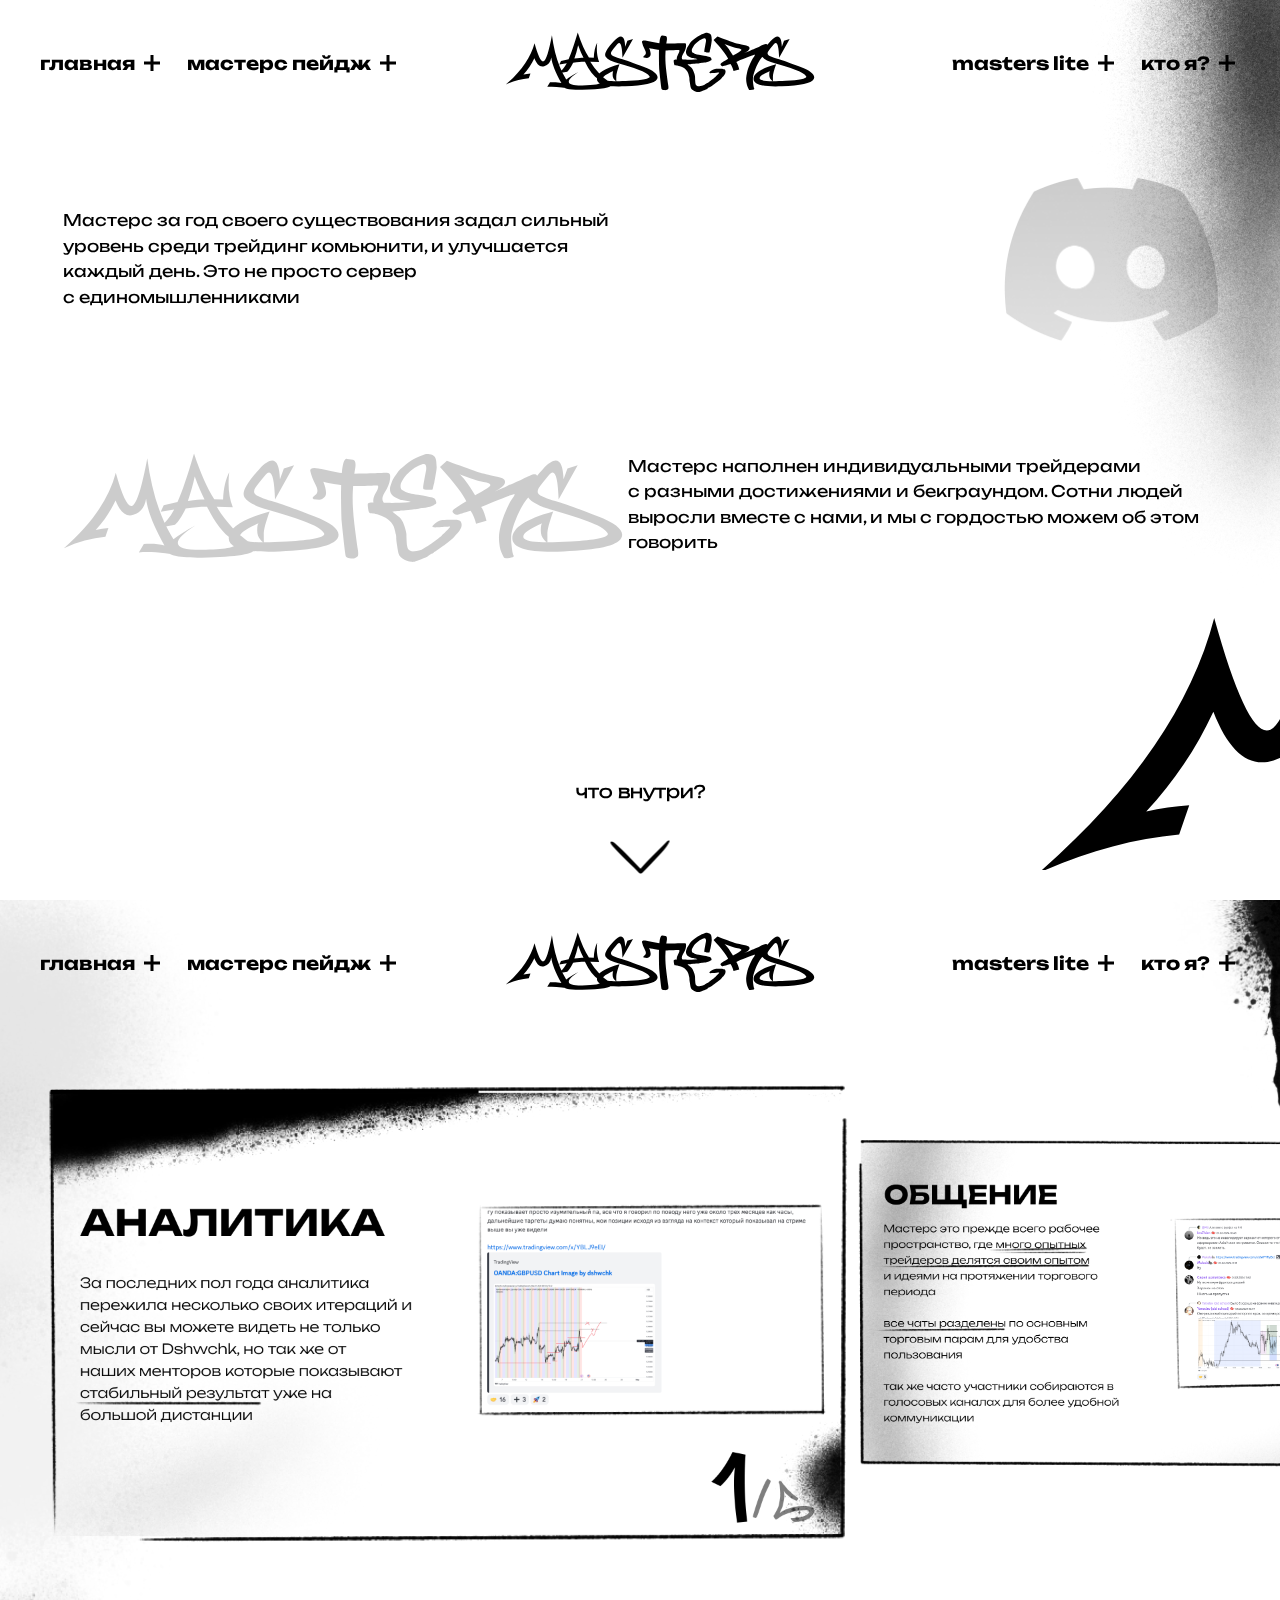
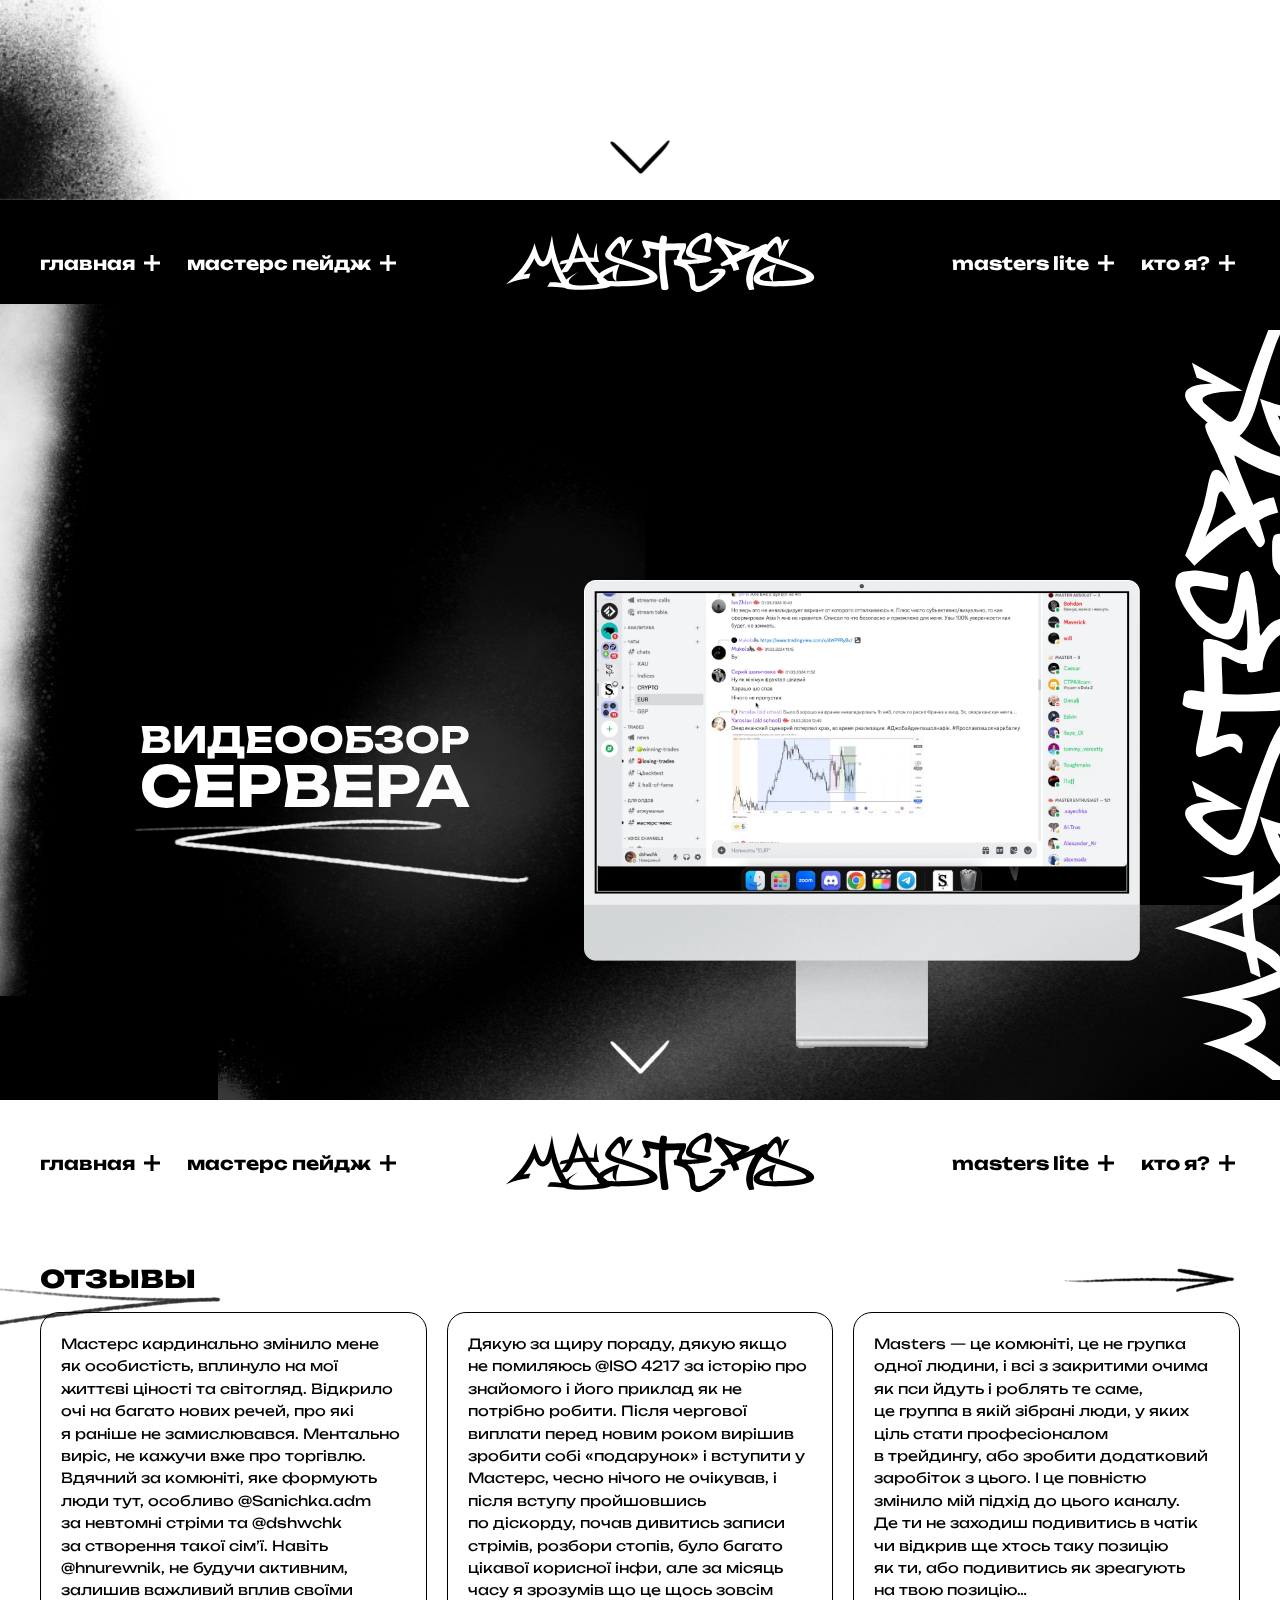
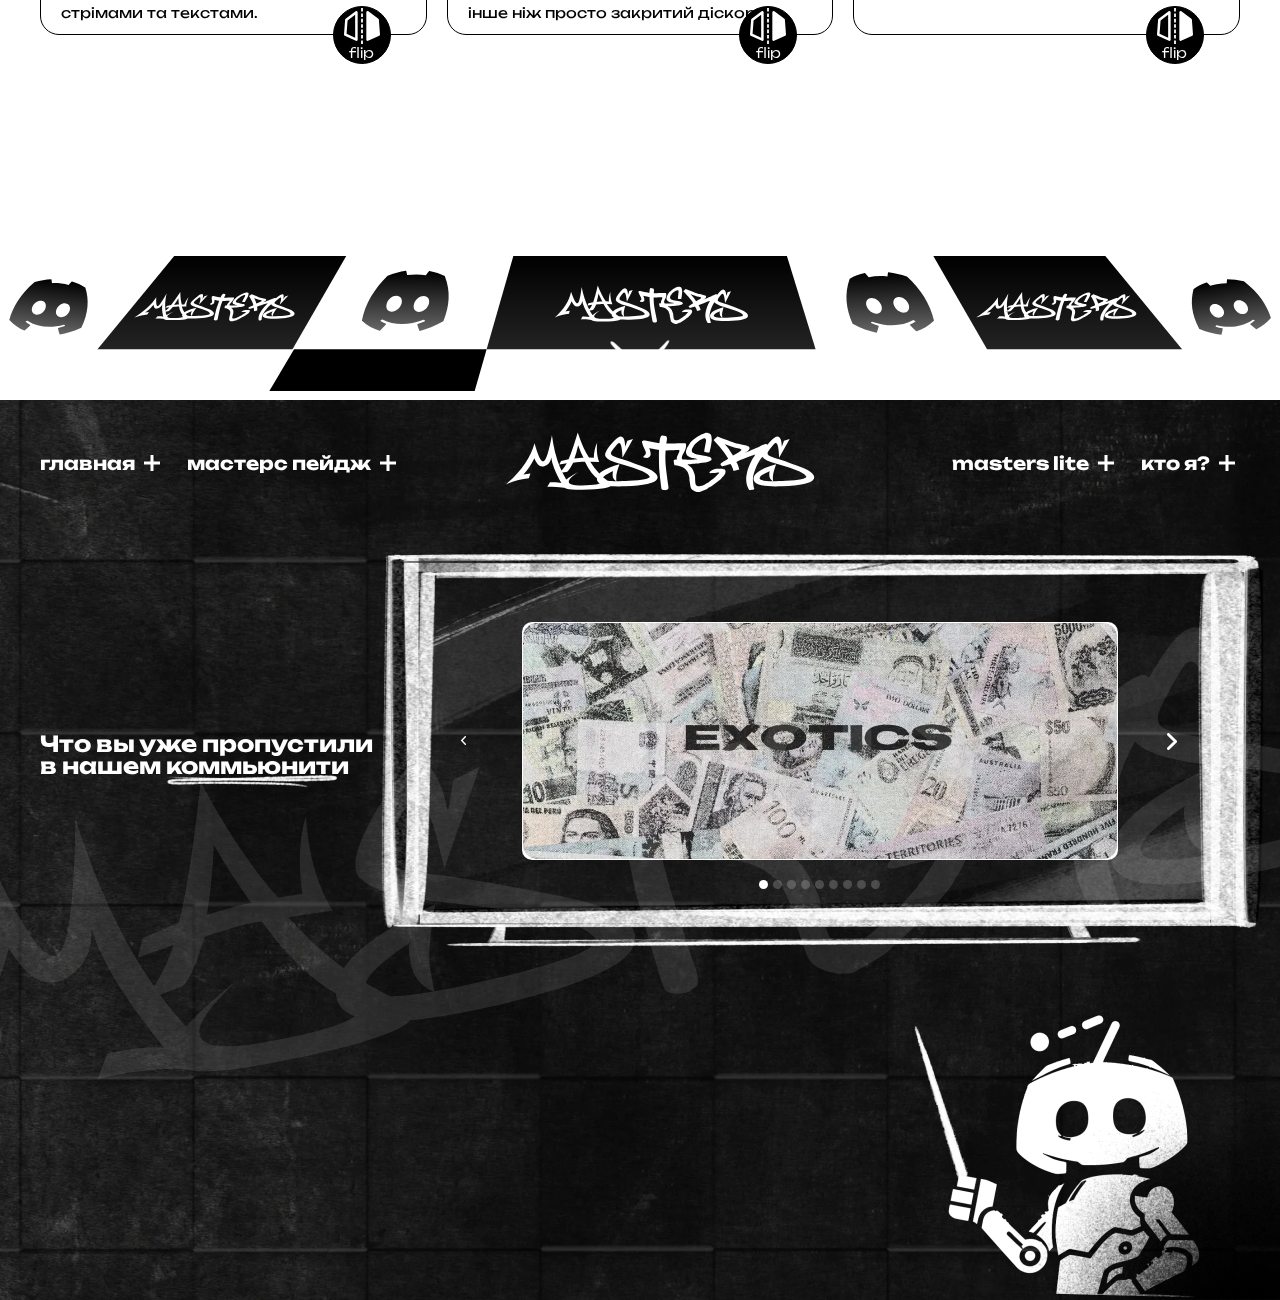
<file: masters.html>
<!DOCTYPE html><html lang="ru"><head><title>MASTERS</title><meta charset="UTF-8"><meta name="format-detection" content="telephone=no"><link rel="stylesheet" href="css/style.min.css?_v=20240601185529"><!-- <link rel="shortcut icon" href="img/favicon.png"> --><meta name="robots" content="noindex, nofollow"><meta name="viewport" content="width=device-width,initial-scale=1,maximum-scale=1"></head><body><div class="wrapper"><div class="menu-mob"><ul class="menu-mob__list" data-spollers><li class="menu-mob__item"><button class="menu-mob__link" data-spoller>главная</button><ul class="sub-menu"><li class="sub-menu__item"><a class="sub-menu__link" href="index.html#masters">мастерс</a></li><li class="sub-menu__item"><a class="sub-menu__link" href="index.html#about">обо мне</a></li><li class="sub-menu__item"><a class="sub-menu__link" href="index.html#author">команда</a></li><li class="sub-menu__item"><a class="sub-menu__link" href="index.html#reviews">feedback</a></li><li class="sub-menu__item"><a class="sub-menu__link" href="index.html#videos">useful</a></li></ul></li><li class="menu-mob__item"><button class="menu-mob__link" data-spoller>мастерс пейдж</button><ul class="sub-menu"><li class="sub-menu__item"><a class="sub-menu__link" href="masters.html#descrs">M A S T E R S</a></li><li class="sub-menu__item"><a class="sub-menu__link" href="masters.html#cases">что внутри</a></li><li class="sub-menu__item"><a class="sub-menu__link" href="masters.html#video">обзор сервера</a></li><li class="sub-menu__item"><a class="sub-menu__link" href="masters.html#reviews">feedback</a></li><li class="sub-menu__item"><a class="sub-menu__link" href="masters.html#videos">что вы пропустили?</a></li></ul></li><li class="menu-mob__item"><button class="menu-mob__link" data-spoller>masters lite</button><ul class="sub-menu"><li class="sub-menu__item"><a class="sub-menu__link" href="lite.html#learn">что это?</a></li><li class="sub-menu__item"><a class="sub-menu__link" href="lite.html#gives">что входит?</a></li><li class="sub-menu__item"><a class="sub-menu__link" href="lite.html#mentors">ментора</a></li></ul></li><li class="menu-mob__item"><button class="menu-mob__link" data-spoller>кто я?</button><ul class="sub-menu"><li class="sub-menu__item"><a class="sub-menu__link" href="about.html#way">мой путь</a></li><li class="sub-menu__item"><a class="sub-menu__link" href="about.html#traids">трейды</a></li></ul></li></ul></div><main class="page"><div class="descrs" id="descrs"><div class="descrs__scroll"><button class="icon-menu"><span></span></button><div class="descrs__container"><div class="descrs__body"><div class="descrs__top-header top-header"><ul class="top-header__list" data-spollers><li class="top-header__item"><button class="top-header__btn" data-spoller>главная</button><ul class="sub-top-header"><li class="sub-top-header__item"><a class="sub-top-header__link" href="index.html#masters">Мастерс</a></li><li class="sub-top-header__item"><a class="sub-top-header__link" href="index.html#about">обо мне</a></li><li class="sub-top-header__item"><a class="sub-top-header__link" href="index.html#author">команда</a></li><li class="sub-top-header__item"><a class="sub-top-header__link" href="index.html#reviews">feedback</a></li><li class="sub-top-header__item"><a class="sub-top-header__link" href="index.html#videos">useful</a></li></ul></li><li class="top-header__item"><button class="top-header__btn" data-spoller>мастерс пейдж</button><ul class="sub-top-header"><li class="sub-top-header__item"><a class="sub-top-header__link" href="masters.html#descrs">M A S T E R S</a></li><li class="sub-top-header__item"><a class="sub-top-header__link" href="masters.html#cases">что внутри</a></li><li class="sub-top-header__item"><a class="sub-top-header__link" href="masters.html#video">обзор сервера</a></li><li class="sub-top-header__item"><a class="sub-top-header__link" href="masters.html#reviews">feedback</a></li><li class="sub-top-header__item"><a class="sub-top-header__link" href="masters.html#videos">что вы пропустили?</a></li></ul></li></ul><a class="descrs__logo" href=""><img src="img/logo-b.svg" width="313" height="69" alt=""></a><ul class="top-header__list top-header__list_right" data-spollers><li class="top-header__item"><button class="top-header__btn" data-spoller>masters lite</button><ul class="sub-top-header"><li class="sub-top-header__item"><a class="sub-top-header__link" href="lite.html#learn">что это?</a></li><li class="sub-top-header__item"><a class="sub-top-header__link" href="lite.html#gives">что входит?</a></li><li class="sub-top-header__item"><a class="sub-top-header__link" href="lite.html#mentors">ментора</a></li></ul></li><li class="top-header__item"><button class="top-header__btn" data-spoller>кто я?</button><ul class="sub-top-header"><li class="sub-top-header__item"><a class="sub-top-header__link" href="about.html#way">мой путь</a></li><li class="sub-top-header__item"><a class="sub-top-header__link" href="about.html#traids">трейды</a></li></ul></li></ul></div><ul class="descrs__list"><li class="descrs__item descrs__item_1"><span>Мастерс за год своего существования задал сильный уровень среди трейдинг комьюнити, и улучшается каждый день. Это не просто сервер с единомышленниками</span><div class="descrs__image descrs__image_1"><picture><source srcset="img/descrs/1.webp" type="image/webp"><img src="img/descrs/1.png" alt=""></picture></div></li><li class="descrs__item descrs__item_2"><span>Мастерс наполнен индивидуальными трейдерами с разными достижениями и бекграундом. Сотни людей выросли вместе с нами, и мы с гордостью можем об этом говорить</span><div class="descrs__image descrs__image_2"><img src="img/descrs/2.svg" alt=""></div></li></ul></div></div><button class="descrs__arrow">Вниз <span>что внутри?</span><picture><source srcset="img/icons/arrow-bottom.webp" type="image/webp"><img src="img/icons/arrow-bottom.png" width="50" height="59" alt=""></picture></button></div></div><div class="cases" id="cases"><div class="cases__scroll"><button class="icon-menu"><span></span></button><div class="cases__container"><div class="cases__body"><div class="cases__top-header top-header"><ul class="top-header__list" data-spollers><li class="top-header__item"><button class="top-header__btn" data-spoller>главная</button><ul class="sub-top-header"><li class="sub-top-header__item"><a class="sub-top-header__link" href="index.html#masters">Мастерс</a></li><li class="sub-top-header__item"><a class="sub-top-header__link" href="index.html#about">обо мне</a></li><li class="sub-top-header__item"><a class="sub-top-header__link" href="index.html#author">команда</a></li><li class="sub-top-header__item"><a class="sub-top-header__link" href="index.html#reviews">feedback</a></li><li class="sub-top-header__item"><a class="sub-top-header__link" href="index.html#videos">useful</a></li></ul></li><li class="top-header__item"><button class="top-header__btn" data-spoller>мастерс пейдж</button><ul class="sub-top-header"><li class="sub-top-header__item"><a class="sub-top-header__link" href="masters.html#descrs">M A S T E R S</a></li><li class="sub-top-header__item"><a class="sub-top-header__link" href="masters.html#cases">что внутри</a></li><li class="sub-top-header__item"><a class="sub-top-header__link" href="masters.html#video">обзор сервера</a></li><li class="sub-top-header__item"><a class="sub-top-header__link" href="masters.html#reviews">feedback</a></li><li class="sub-top-header__item"><a class="sub-top-header__link" href="masters.html#videos">что вы пропустили?</a></li></ul></li></ul><a class="cases__logo" href=""><img src="img/logo-b.svg" width="313" height="69" alt=""></a><ul class="top-header__list top-header__list_right" data-spollers><li class="top-header__item"><button class="top-header__btn" data-spoller>masters lite</button><ul class="sub-top-header"><li class="sub-top-header__item"><a class="sub-top-header__link" href="lite.html#learn">что это?</a></li><li class="sub-top-header__item"><a class="sub-top-header__link" href="lite.html#gives">что входит?</a></li><li class="sub-top-header__item"><a class="sub-top-header__link" href="lite.html#mentors">ментора</a></li></ul></li><li class="top-header__item"><button class="top-header__btn" data-spoller>кто я?</button><ul class="sub-top-header"><li class="sub-top-header__item"><a class="sub-top-header__link" href="about.html#way">мой путь</a></li><li class="sub-top-header__item"><a class="sub-top-header__link" href="about.html#traids">трейды</a></li></ul></li></ul></div><div class="cases__slider swiper"><div class="cases__wrapper swiper-wrapper"><div class="cases__slide swiper-slide slide-cases"><picture><source srcset="img/cases/slides/1-mob.png" media="(max-width: 767px)"><img src="img/cases/slides/1.png" alt=""></picture></div><div class="cases__slide swiper-slide slide-cases"><picture><source srcset="img/cases/slides/2-mob.png" media="(max-width: 767px)"><img src="img/cases/slides/2.png" alt=""></picture></div><div class="cases__slide swiper-slide slide-cases"><picture><source srcset="img/cases/slides/3-mob.png" media="(max-width: 767px)"><img src="img/cases/slides/3.png" alt=""></picture></div><div class="cases__slide swiper-slide slide-cases"><picture><source srcset="img/cases/slides/4-mob.png" media="(max-width: 767px)"><img src="img/cases/slides/4.png" alt=""></picture></div><div class="cases__slide swiper-slide slide-cases last-slide-cases"><div class="last-slide-cases__left"><div class="last-slide-cases__title"><img src="img/cases/last-slide/title.svg" alt=""></div><div class="last-slide-cases__text"><img src="img/cases/last-slide/text.svg" alt=""></div><a class="last-slide-cases__link" href="">отзывы</a></div><div class="last-slide-cases__right"><a class="last-slide-cases__btn btn" href="https://t.me/masterssupportt" target="_blank">Купить подписку</a> <span class="last-slide-cases__price"><picture><source srcset="img/cases/last-slide/price.webp" type="image/webp"><img src="img/cases/last-slide/price.png" alt=""></picture></span></div><!-- <picture>
								<source srcset="img/cases/slides/5-mob.png" media="(max-width: 767px)">
								<img src="img/cases/slides/5.png" alt="">
							</picture> --></div></div><!-- <div class="cases__pagination"></div> --></div></div></div><button class="cases__arrow">Вниз<picture><source srcset="img/icons/arrow-bottom.webp" type="image/webp"><img src="img/icons/arrow-bottom.png" width="50" height="59" alt=""></picture></button></div></div><div class="video" id="video"><span class="video__decor"></span><div class="video__scroll"><button class="icon-menu icon-menu_d"><span></span></button><div class="video__container"><div class="video__body"><div class="video__top-header top-header top-header_w"><ul class="top-header__list" data-spollers><li class="top-header__item"><button class="top-header__btn" data-spoller>главная</button><ul class="sub-top-header"><li class="sub-top-header__item"><a class="sub-top-header__link" href="index.html#masters">Мастерс</a></li><li class="sub-top-header__item"><a class="sub-top-header__link" href="index.html#about">обо мне</a></li><li class="sub-top-header__item"><a class="sub-top-header__link" href="index.html#author">команда</a></li><li class="sub-top-header__item"><a class="sub-top-header__link" href="index.html#reviews">feedback</a></li><li class="sub-top-header__item"><a class="sub-top-header__link" href="index.html#videos">useful</a></li></ul></li><li class="top-header__item"><button class="top-header__btn" data-spoller>мастерс пейдж</button><ul class="sub-top-header"><li class="sub-top-header__item"><a class="sub-top-header__link" href="masters.html#descrs">M A S T E R S</a></li><li class="sub-top-header__item"><a class="sub-top-header__link" href="masters.html#cases">что внутри</a></li><li class="sub-top-header__item"><a class="sub-top-header__link" href="masters.html#video">обзор сервера</a></li><li class="sub-top-header__item"><a class="sub-top-header__link" href="masters.html#reviews">feedback</a></li><li class="sub-top-header__item"><a class="sub-top-header__link" href="masters.html#videos">что вы пропустили?</a></li></ul></li></ul><a class="video__logo" href=""><img src="img/logo-w.svg" width="313" height="69" alt=""></a><ul class="top-header__list top-header__list_right" data-spollers><li class="top-header__item"><button class="top-header__btn" data-spoller>masters lite</button><ul class="sub-top-header"><li class="sub-top-header__item"><a class="sub-top-header__link" href="lite.html#learn">что это?</a></li><li class="sub-top-header__item"><a class="sub-top-header__link" href="lite.html#gives">что входит?</a></li><li class="sub-top-header__item"><a class="sub-top-header__link" href="lite.html#mentors">ментора</a></li></ul></li><li class="top-header__item"><button class="top-header__btn" data-spoller>кто я?</button><ul class="sub-top-header"><li class="sub-top-header__item"><a class="sub-top-header__link" href="about.html#way">мой путь</a></li><li class="sub-top-header__item"><a class="sub-top-header__link" href="about.html#traids">трейды</a></li></ul></li></ul></div><div class="video__row"><h2 class="video__label">ВИДЕООБЗОР <span>СЕРВЕРА</span></h2><div class="video__image"><picture><source srcset="img/video/screen.webp" type="image/webp"><img src="img/video/screen.png" alt=""></picture></div></div></div></div><button class="video__arrow">Вниз<picture><source srcset="img/icons/arrow-bottom-w.webp" type="image/webp"><img src="img/icons/arrow-bottom-w.png" width="50" height="59" alt=""></picture></button></div></div><div class="reviews" id="reviews"><div class="reviews__scroll"><button class="icon-menu"><span></span></button><div class="reviews__container"><div class="reviews__body"><div class="reviews__top-header top-header"><ul class="top-header__list" data-spollers><li class="top-header__item"><button class="top-header__btn" data-spoller>главная</button><ul class="sub-top-header"><li class="sub-top-header__item"><a class="sub-top-header__link" href="index.html#masters">Мастерс</a></li><li class="sub-top-header__item"><a class="sub-top-header__link" href="index.html#about">обо мне</a></li><li class="sub-top-header__item"><a class="sub-top-header__link" href="index.html#author">команда</a></li><li class="sub-top-header__item"><a class="sub-top-header__link" href="index.html#reviews">feedback</a></li><li class="sub-top-header__item"><a class="sub-top-header__link" href="index.html#videos">useful</a></li></ul></li><li class="top-header__item"><button class="top-header__btn" data-spoller>мастерс пейдж</button><ul class="sub-top-header"><li class="sub-top-header__item"><a class="sub-top-header__link" href="masters.html#descrs">M A S T E R S</a></li><li class="sub-top-header__item"><a class="sub-top-header__link" href="masters.html#cases">что внутри</a></li><li class="sub-top-header__item"><a class="sub-top-header__link" href="masters.html#video">обзор сервера</a></li><li class="sub-top-header__item"><a class="sub-top-header__link" href="masters.html#reviews">feedback</a></li><li class="sub-top-header__item"><a class="sub-top-header__link" href="masters.html#videos">что вы пропустили?</a></li></ul></li></ul><a class="reviews__logo" href=""><img src="img/logo-b.svg" width="313" height="69" alt=""></a><ul class="top-header__list top-header__list_right" data-spollers><li class="top-header__item"><button class="top-header__btn" data-spoller>masters lite</button><ul class="sub-top-header"><li class="sub-top-header__item"><a class="sub-top-header__link" href="lite.html#learn">что это?</a></li><li class="sub-top-header__item"><a class="sub-top-header__link" href="lite.html#gives">что входит?</a></li><li class="sub-top-header__item"><a class="sub-top-header__link" href="lite.html#mentors">ментора</a></li></ul></li><li class="top-header__item"><button class="top-header__btn" data-spoller>кто я?</button><ul class="sub-top-header"><li class="sub-top-header__item"><a class="sub-top-header__link" href="about.html#way">мой путь</a></li><li class="sub-top-header__item"><a class="sub-top-header__link" href="about.html#traids">трейды</a></li></ul></li></ul></div><div class="top-reviews"><h2 class="top-reviews__label">отзывы</h2><button class="top-reviews__right-arrow"><picture><source srcset="img/icons/slider-arrow.webp" type="image/webp"><img src="img/icons/slider-arrow.png" width="180" height="56" alt=""></picture></button></div><div class="reviews__slider swiper"><div class="reviews__wrapper swiper-wrapper"><div class="reviews__slide swiper-slide slide-reviews"><div class="slide-reviews__front"><p>Мастерс кардинально змінило мене як особистість, вплинуло на мої життєві ціності та світогляд. Відкрило очі на багато нових речей, про які я раніше не замислювався. Ментально виріс, не кажучи вже про торгівлю. Вдячний за комюніті, яке формують люди тут, особливо @Sanichka.adm за невтомні стріми та @dshwchk за створення такої сім’ї. Навіть @hnurewnik, не будучи активним, залишив важливий вплив своїми стрімами та текстами.</p></div><div class="slide-reviews__back"><picture><source srcset="img/reviews/screens/01.webp" type="image/webp"><img src="img/reviews/screens/01.png" alt=""></picture></div><button class="btn-reviews"><div class="btn-reviews__icon"><svg class="btn-reviews__icon-w" width="36" height="36" viewBox="0 0 36 36" fill="none" xmlns="http://www.w3.org/2000/svg"><g clip-path="url(#clip0_1_278)"><path d="M0.000953693 26.6202C0.00690116 26.8566 0.079268 27.0866 0.209778 27.2838C0.340287 27.4811 0.523671 27.6376 0.738954 27.7355L11.899 32.8014C12.091 32.8887 12.3018 32.9263 12.5122 32.9109C12.7226 32.8955 12.9257 32.8276 13.103 32.7133C13.2803 32.599 13.426 32.442 13.5269 32.2568C13.6277 32.0715 13.6805 31.8639 13.6802 31.653L13.6622 4.34448C13.662 4.11133 13.5972 3.88281 13.4748 3.68434C13.3525 3.48588 13.1775 3.32524 12.9693 3.22032C12.7611 3.1154 12.5278 3.0703 12.2955 3.09005C12.0632 3.10979 11.8409 3.1936 11.6534 3.33216L1.61087 10.7528C1.46507 10.8606 1.34424 10.9986 1.25664 11.1573C1.16904 11.3161 1.11672 11.4918 1.10327 11.6726L0.00383369 26.4946C0.00077243 26.5365 -0.000188772 26.5782 0.000953693 26.6202ZM2.58215 25.8044L3.57359 12.4358L11.1433 6.84144L11.1588 29.6982L2.58215 25.8044ZM17.1002 36H18.9002V32.4H17.1002V36ZM17.1002 30.6H18.9002V27H17.1002V30.6ZM17.1002 25.2H18.9002V21.6H17.1002V25.2ZM17.1002 19.8H18.9002V16.2H17.1002V19.8ZM17.1002 14.4H18.9002V10.8H17.1002V14.4ZM17.1002 9H18.9002V5.4H17.1002V9ZM17.1002 3.6H18.9002V0H17.1002V3.6ZM22.3202 31.6534C22.32 31.8642 22.3728 32.0718 22.4736 32.257C22.5745 32.4422 22.7202 32.5991 22.8974 32.7134C23.0746 32.8277 23.2777 32.8957 23.488 32.9111C23.6983 32.9265 23.9091 32.8889 24.1012 32.8018L35.2612 27.7355C35.4765 27.6376 35.66 27.4811 35.7905 27.2839C35.9211 27.0867 35.9935 26.8567 35.9995 26.6202C36.0007 26.5782 35.9997 26.5361 35.9966 26.4942L34.8972 11.6726C34.8837 11.4918 34.8314 11.3161 34.7438 11.1573C34.6562 10.9986 34.5354 10.8606 34.3896 10.7528L24.347 3.33216C24.1595 3.1936 23.9373 3.10979 23.7049 3.09005C23.4726 3.0703 23.2394 3.1154 23.0312 3.22032C22.823 3.32524 22.648 3.48588 22.5256 3.68434C22.4033 3.88281 22.3384 4.11133 22.3382 4.34448L22.3202 31.6534Z" fill="white"/></g><defs><clipPath id="clip0_1_278"><rect width="36" height="36" fill="white"/></clipPath></defs></svg> <svg class="btn-reviews__icon-b" width="36" height="36" viewBox="0 0 36 36" fill="none" xmlns="http://www.w3.org/2000/svg"><g clip-path="url(#clip0_1_413)"><path d="M35.999 26.6202C35.9931 26.8566 35.9207 27.0866 35.7902 27.2838C35.6597 27.4811 35.4763 27.6376 35.261 27.7355L24.101 32.8014C23.909 32.8887 23.6982 32.9263 23.4878 32.9109C23.2774 32.8955 23.0743 32.8276 22.897 32.7133C22.7197 32.599 22.574 32.442 22.4731 32.2568C22.3723 32.0715 22.3195 31.8639 22.3198 31.653L22.3378 4.34448C22.338 4.11133 22.4028 3.88281 22.5252 3.68434C22.6475 3.48588 22.8225 3.32524 23.0307 3.22032C23.2389 3.1154 23.4722 3.0703 23.7045 3.09005C23.9368 3.10979 24.1591 3.1936 24.3466 3.33216L34.3891 10.7528C34.5349 10.8606 34.6558 10.9986 34.7434 11.1573C34.831 11.3161 34.8833 11.4918 34.8967 11.6726L35.9962 26.4946C35.9992 26.5365 36.0002 26.5782 35.999 26.6202ZM33.4178 25.8044L32.4264 12.4358L24.8567 6.84144L24.8412 29.6982L33.4178 25.8044ZM18.8998 36H17.0998V32.4H18.8998V36ZM18.8998 30.6H17.0998V27H18.8998V30.6ZM18.8998 25.2H17.0998V21.6H18.8998V25.2ZM18.8998 19.8H17.0998V16.2H18.8998V19.8ZM18.8998 14.4H17.0998V10.8H18.8998V14.4ZM18.8998 9H17.0998V5.4H18.8998V9ZM18.8998 3.6H17.0998V0H18.8998V3.6ZM13.6798 31.6534C13.68 31.8642 13.6272 32.0718 13.5264 32.257C13.4255 32.4422 13.2798 32.5991 13.1026 32.7134C12.9254 32.8277 12.7223 32.8957 12.512 32.9111C12.3017 32.9265 12.0909 32.8889 11.8988 32.8018L0.738846 27.7355C0.523495 27.6376 0.340038 27.4811 0.209461 27.2839C0.0788841 27.0867 0.00646591 26.8567 0.000484467 26.6202C-0.000656128 26.5782 0.000305176 26.5361 0.00336838 26.4942L1.10281 11.6726C1.11626 11.4918 1.16857 11.3161 1.25617 11.1573C1.34377 10.9986 1.4646 10.8606 1.6104 10.7528L11.653 3.33216C11.8405 3.1936 12.0627 3.10979 12.2951 3.09005C12.5274 3.0703 12.7606 3.1154 12.9688 3.22032C13.177 3.32524 13.352 3.48588 13.4744 3.68434C13.5967 3.88281 13.6616 4.11133 13.6618 4.34448L13.6798 31.6534Z" fill="black"/></g><defs><clipPath id="clip0_1_413"><rect width="36" height="36" fill="white" transform="matrix(-1 0 0 1 36 0)"/></clipPath></defs></svg></div><span class="btn-reviews__text">flip</span></button></div><div class="reviews__slide swiper-slide slide-reviews"><div class="slide-reviews__front"><p>Дякую за щиру пораду, дякую якщо не помиляюсь @ISO 4217 за історію про знайомого і його приклад як не потрібно робити. Після чергової виплати перед новим роком вирішив зробити собі «подарунок» і вступити у Мастерс, чесно нічого не очікував, і після вступу пройшовшись по діскорду, почав дивитись записи стрімів, розбори стопів, було багато цікавої корисної інфи, але за місяць часу я зрозумів що це щось зовсім інше ніж просто закритий діскорд…</p></div><div class="slide-reviews__back"><picture><source srcset="img/reviews/screens/02.webp" type="image/webp"><img src="img/reviews/screens/02.png" alt=""></picture></div><button class="btn-reviews"><div class="btn-reviews__icon"><svg class="btn-reviews__icon-w" width="36" height="36" viewBox="0 0 36 36" fill="none" xmlns="http://www.w3.org/2000/svg"><g clip-path="url(#clip0_1_278)"><path d="M0.000953693 26.6202C0.00690116 26.8566 0.079268 27.0866 0.209778 27.2838C0.340287 27.4811 0.523671 27.6376 0.738954 27.7355L11.899 32.8014C12.091 32.8887 12.3018 32.9263 12.5122 32.9109C12.7226 32.8955 12.9257 32.8276 13.103 32.7133C13.2803 32.599 13.426 32.442 13.5269 32.2568C13.6277 32.0715 13.6805 31.8639 13.6802 31.653L13.6622 4.34448C13.662 4.11133 13.5972 3.88281 13.4748 3.68434C13.3525 3.48588 13.1775 3.32524 12.9693 3.22032C12.7611 3.1154 12.5278 3.0703 12.2955 3.09005C12.0632 3.10979 11.8409 3.1936 11.6534 3.33216L1.61087 10.7528C1.46507 10.8606 1.34424 10.9986 1.25664 11.1573C1.16904 11.3161 1.11672 11.4918 1.10327 11.6726L0.00383369 26.4946C0.00077243 26.5365 -0.000188772 26.5782 0.000953693 26.6202ZM2.58215 25.8044L3.57359 12.4358L11.1433 6.84144L11.1588 29.6982L2.58215 25.8044ZM17.1002 36H18.9002V32.4H17.1002V36ZM17.1002 30.6H18.9002V27H17.1002V30.6ZM17.1002 25.2H18.9002V21.6H17.1002V25.2ZM17.1002 19.8H18.9002V16.2H17.1002V19.8ZM17.1002 14.4H18.9002V10.8H17.1002V14.4ZM17.1002 9H18.9002V5.4H17.1002V9ZM17.1002 3.6H18.9002V0H17.1002V3.6ZM22.3202 31.6534C22.32 31.8642 22.3728 32.0718 22.4736 32.257C22.5745 32.4422 22.7202 32.5991 22.8974 32.7134C23.0746 32.8277 23.2777 32.8957 23.488 32.9111C23.6983 32.9265 23.9091 32.8889 24.1012 32.8018L35.2612 27.7355C35.4765 27.6376 35.66 27.4811 35.7905 27.2839C35.9211 27.0867 35.9935 26.8567 35.9995 26.6202C36.0007 26.5782 35.9997 26.5361 35.9966 26.4942L34.8972 11.6726C34.8837 11.4918 34.8314 11.3161 34.7438 11.1573C34.6562 10.9986 34.5354 10.8606 34.3896 10.7528L24.347 3.33216C24.1595 3.1936 23.9373 3.10979 23.7049 3.09005C23.4726 3.0703 23.2394 3.1154 23.0312 3.22032C22.823 3.32524 22.648 3.48588 22.5256 3.68434C22.4033 3.88281 22.3384 4.11133 22.3382 4.34448L22.3202 31.6534Z" fill="white"/></g><defs><clipPath id="clip0_1_278"><rect width="36" height="36" fill="white"/></clipPath></defs></svg> <svg class="btn-reviews__icon-b" width="36" height="36" viewBox="0 0 36 36" fill="none" xmlns="http://www.w3.org/2000/svg"><g clip-path="url(#clip0_1_413)"><path d="M35.999 26.6202C35.9931 26.8566 35.9207 27.0866 35.7902 27.2838C35.6597 27.4811 35.4763 27.6376 35.261 27.7355L24.101 32.8014C23.909 32.8887 23.6982 32.9263 23.4878 32.9109C23.2774 32.8955 23.0743 32.8276 22.897 32.7133C22.7197 32.599 22.574 32.442 22.4731 32.2568C22.3723 32.0715 22.3195 31.8639 22.3198 31.653L22.3378 4.34448C22.338 4.11133 22.4028 3.88281 22.5252 3.68434C22.6475 3.48588 22.8225 3.32524 23.0307 3.22032C23.2389 3.1154 23.4722 3.0703 23.7045 3.09005C23.9368 3.10979 24.1591 3.1936 24.3466 3.33216L34.3891 10.7528C34.5349 10.8606 34.6558 10.9986 34.7434 11.1573C34.831 11.3161 34.8833 11.4918 34.8967 11.6726L35.9962 26.4946C35.9992 26.5365 36.0002 26.5782 35.999 26.6202ZM33.4178 25.8044L32.4264 12.4358L24.8567 6.84144L24.8412 29.6982L33.4178 25.8044ZM18.8998 36H17.0998V32.4H18.8998V36ZM18.8998 30.6H17.0998V27H18.8998V30.6ZM18.8998 25.2H17.0998V21.6H18.8998V25.2ZM18.8998 19.8H17.0998V16.2H18.8998V19.8ZM18.8998 14.4H17.0998V10.8H18.8998V14.4ZM18.8998 9H17.0998V5.4H18.8998V9ZM18.8998 3.6H17.0998V0H18.8998V3.6ZM13.6798 31.6534C13.68 31.8642 13.6272 32.0718 13.5264 32.257C13.4255 32.4422 13.2798 32.5991 13.1026 32.7134C12.9254 32.8277 12.7223 32.8957 12.512 32.9111C12.3017 32.9265 12.0909 32.8889 11.8988 32.8018L0.738846 27.7355C0.523495 27.6376 0.340038 27.4811 0.209461 27.2839C0.0788841 27.0867 0.00646591 26.8567 0.000484467 26.6202C-0.000656128 26.5782 0.000305176 26.5361 0.00336838 26.4942L1.10281 11.6726C1.11626 11.4918 1.16857 11.3161 1.25617 11.1573C1.34377 10.9986 1.4646 10.8606 1.6104 10.7528L11.653 3.33216C11.8405 3.1936 12.0627 3.10979 12.2951 3.09005C12.5274 3.0703 12.7606 3.1154 12.9688 3.22032C13.177 3.32524 13.352 3.48588 13.4744 3.68434C13.5967 3.88281 13.6616 4.11133 13.6618 4.34448L13.6798 31.6534Z" fill="black"/></g><defs><clipPath id="clip0_1_413"><rect width="36" height="36" fill="white" transform="matrix(-1 0 0 1 36 0)"/></clipPath></defs></svg></div><span class="btn-reviews__text">flip</span></button></div><div class="reviews__slide swiper-slide slide-reviews"><div class="slide-reviews__front"><p>Masters — це комюніті, це не групка одної людини, і всі з закритими очима як пси йдуть і роблять те саме, це группа в якій зібрані люди, у яких ціль стати професіоналом в трейдингу, або зробити додатковий заробіток з цього. І це повністю змінило мій підхід до цього каналу.</p><p>Де ти не заходиш подивитись в чатік чи відкрив ще хтось таку позицію як ти, або подивитись як зреагують на твою позицію…</p></div><div class="slide-reviews__back"><picture><source srcset="img/reviews/screens/03.webp" type="image/webp"><img src="img/reviews/screens/03.png" alt=""></picture></div><button class="btn-reviews"><div class="btn-reviews__icon"><svg class="btn-reviews__icon-w" width="36" height="36" viewBox="0 0 36 36" fill="none" xmlns="http://www.w3.org/2000/svg"><g clip-path="url(#clip0_1_278)"><path d="M0.000953693 26.6202C0.00690116 26.8566 0.079268 27.0866 0.209778 27.2838C0.340287 27.4811 0.523671 27.6376 0.738954 27.7355L11.899 32.8014C12.091 32.8887 12.3018 32.9263 12.5122 32.9109C12.7226 32.8955 12.9257 32.8276 13.103 32.7133C13.2803 32.599 13.426 32.442 13.5269 32.2568C13.6277 32.0715 13.6805 31.8639 13.6802 31.653L13.6622 4.34448C13.662 4.11133 13.5972 3.88281 13.4748 3.68434C13.3525 3.48588 13.1775 3.32524 12.9693 3.22032C12.7611 3.1154 12.5278 3.0703 12.2955 3.09005C12.0632 3.10979 11.8409 3.1936 11.6534 3.33216L1.61087 10.7528C1.46507 10.8606 1.34424 10.9986 1.25664 11.1573C1.16904 11.3161 1.11672 11.4918 1.10327 11.6726L0.00383369 26.4946C0.00077243 26.5365 -0.000188772 26.5782 0.000953693 26.6202ZM2.58215 25.8044L3.57359 12.4358L11.1433 6.84144L11.1588 29.6982L2.58215 25.8044ZM17.1002 36H18.9002V32.4H17.1002V36ZM17.1002 30.6H18.9002V27H17.1002V30.6ZM17.1002 25.2H18.9002V21.6H17.1002V25.2ZM17.1002 19.8H18.9002V16.2H17.1002V19.8ZM17.1002 14.4H18.9002V10.8H17.1002V14.4ZM17.1002 9H18.9002V5.4H17.1002V9ZM17.1002 3.6H18.9002V0H17.1002V3.6ZM22.3202 31.6534C22.32 31.8642 22.3728 32.0718 22.4736 32.257C22.5745 32.4422 22.7202 32.5991 22.8974 32.7134C23.0746 32.8277 23.2777 32.8957 23.488 32.9111C23.6983 32.9265 23.9091 32.8889 24.1012 32.8018L35.2612 27.7355C35.4765 27.6376 35.66 27.4811 35.7905 27.2839C35.9211 27.0867 35.9935 26.8567 35.9995 26.6202C36.0007 26.5782 35.9997 26.5361 35.9966 26.4942L34.8972 11.6726C34.8837 11.4918 34.8314 11.3161 34.7438 11.1573C34.6562 10.9986 34.5354 10.8606 34.3896 10.7528L24.347 3.33216C24.1595 3.1936 23.9373 3.10979 23.7049 3.09005C23.4726 3.0703 23.2394 3.1154 23.0312 3.22032C22.823 3.32524 22.648 3.48588 22.5256 3.68434C22.4033 3.88281 22.3384 4.11133 22.3382 4.34448L22.3202 31.6534Z" fill="white"/></g><defs><clipPath id="clip0_1_278"><rect width="36" height="36" fill="white"/></clipPath></defs></svg> <svg class="btn-reviews__icon-b" width="36" height="36" viewBox="0 0 36 36" fill="none" xmlns="http://www.w3.org/2000/svg"><g clip-path="url(#clip0_1_413)"><path d="M35.999 26.6202C35.9931 26.8566 35.9207 27.0866 35.7902 27.2838C35.6597 27.4811 35.4763 27.6376 35.261 27.7355L24.101 32.8014C23.909 32.8887 23.6982 32.9263 23.4878 32.9109C23.2774 32.8955 23.0743 32.8276 22.897 32.7133C22.7197 32.599 22.574 32.442 22.4731 32.2568C22.3723 32.0715 22.3195 31.8639 22.3198 31.653L22.3378 4.34448C22.338 4.11133 22.4028 3.88281 22.5252 3.68434C22.6475 3.48588 22.8225 3.32524 23.0307 3.22032C23.2389 3.1154 23.4722 3.0703 23.7045 3.09005C23.9368 3.10979 24.1591 3.1936 24.3466 3.33216L34.3891 10.7528C34.5349 10.8606 34.6558 10.9986 34.7434 11.1573C34.831 11.3161 34.8833 11.4918 34.8967 11.6726L35.9962 26.4946C35.9992 26.5365 36.0002 26.5782 35.999 26.6202ZM33.4178 25.8044L32.4264 12.4358L24.8567 6.84144L24.8412 29.6982L33.4178 25.8044ZM18.8998 36H17.0998V32.4H18.8998V36ZM18.8998 30.6H17.0998V27H18.8998V30.6ZM18.8998 25.2H17.0998V21.6H18.8998V25.2ZM18.8998 19.8H17.0998V16.2H18.8998V19.8ZM18.8998 14.4H17.0998V10.8H18.8998V14.4ZM18.8998 9H17.0998V5.4H18.8998V9ZM18.8998 3.6H17.0998V0H18.8998V3.6ZM13.6798 31.6534C13.68 31.8642 13.6272 32.0718 13.5264 32.257C13.4255 32.4422 13.2798 32.5991 13.1026 32.7134C12.9254 32.8277 12.7223 32.8957 12.512 32.9111C12.3017 32.9265 12.0909 32.8889 11.8988 32.8018L0.738846 27.7355C0.523495 27.6376 0.340038 27.4811 0.209461 27.2839C0.0788841 27.0867 0.00646591 26.8567 0.000484467 26.6202C-0.000656128 26.5782 0.000305176 26.5361 0.00336838 26.4942L1.10281 11.6726C1.11626 11.4918 1.16857 11.3161 1.25617 11.1573C1.34377 10.9986 1.4646 10.8606 1.6104 10.7528L11.653 3.33216C11.8405 3.1936 12.0627 3.10979 12.2951 3.09005C12.5274 3.0703 12.7606 3.1154 12.9688 3.22032C13.177 3.32524 13.352 3.48588 13.4744 3.68434C13.5967 3.88281 13.6616 4.11133 13.6618 4.34448L13.6798 31.6534Z" fill="black"/></g><defs><clipPath id="clip0_1_413"><rect width="36" height="36" fill="white" transform="matrix(-1 0 0 1 36 0)"/></clipPath></defs></svg></div><span class="btn-reviews__text">flip</span></button></div><div class="reviews__slide swiper-slide slide-reviews"><div class="slide-reviews__front"><p>Після оплати я написав, що дороги назад немає. Тиждень тому звільнився з роботи, почалася активна фаза трейдингу.</p><p>Не жалію жодної секунди після того, як потрапив на сервер. Входячи в Master’s тоді, це було як купити біток по 200$, цінність серверу для мене виросла тисясячократно</p><p>Master’s для мене став більш ніж ком’юніті…</p></div><div class="slide-reviews__back"><picture><source srcset="img/reviews/screens/04.webp" type="image/webp"><img src="img/reviews/screens/04.png" alt=""></picture></div><button class="btn-reviews"><div class="btn-reviews__icon"><svg class="btn-reviews__icon-w" width="36" height="36" viewBox="0 0 36 36" fill="none" xmlns="http://www.w3.org/2000/svg"><g clip-path="url(#clip0_1_278)"><path d="M0.000953693 26.6202C0.00690116 26.8566 0.079268 27.0866 0.209778 27.2838C0.340287 27.4811 0.523671 27.6376 0.738954 27.7355L11.899 32.8014C12.091 32.8887 12.3018 32.9263 12.5122 32.9109C12.7226 32.8955 12.9257 32.8276 13.103 32.7133C13.2803 32.599 13.426 32.442 13.5269 32.2568C13.6277 32.0715 13.6805 31.8639 13.6802 31.653L13.6622 4.34448C13.662 4.11133 13.5972 3.88281 13.4748 3.68434C13.3525 3.48588 13.1775 3.32524 12.9693 3.22032C12.7611 3.1154 12.5278 3.0703 12.2955 3.09005C12.0632 3.10979 11.8409 3.1936 11.6534 3.33216L1.61087 10.7528C1.46507 10.8606 1.34424 10.9986 1.25664 11.1573C1.16904 11.3161 1.11672 11.4918 1.10327 11.6726L0.00383369 26.4946C0.00077243 26.5365 -0.000188772 26.5782 0.000953693 26.6202ZM2.58215 25.8044L3.57359 12.4358L11.1433 6.84144L11.1588 29.6982L2.58215 25.8044ZM17.1002 36H18.9002V32.4H17.1002V36ZM17.1002 30.6H18.9002V27H17.1002V30.6ZM17.1002 25.2H18.9002V21.6H17.1002V25.2ZM17.1002 19.8H18.9002V16.2H17.1002V19.8ZM17.1002 14.4H18.9002V10.8H17.1002V14.4ZM17.1002 9H18.9002V5.4H17.1002V9ZM17.1002 3.6H18.9002V0H17.1002V3.6ZM22.3202 31.6534C22.32 31.8642 22.3728 32.0718 22.4736 32.257C22.5745 32.4422 22.7202 32.5991 22.8974 32.7134C23.0746 32.8277 23.2777 32.8957 23.488 32.9111C23.6983 32.9265 23.9091 32.8889 24.1012 32.8018L35.2612 27.7355C35.4765 27.6376 35.66 27.4811 35.7905 27.2839C35.9211 27.0867 35.9935 26.8567 35.9995 26.6202C36.0007 26.5782 35.9997 26.5361 35.9966 26.4942L34.8972 11.6726C34.8837 11.4918 34.8314 11.3161 34.7438 11.1573C34.6562 10.9986 34.5354 10.8606 34.3896 10.7528L24.347 3.33216C24.1595 3.1936 23.9373 3.10979 23.7049 3.09005C23.4726 3.0703 23.2394 3.1154 23.0312 3.22032C22.823 3.32524 22.648 3.48588 22.5256 3.68434C22.4033 3.88281 22.3384 4.11133 22.3382 4.34448L22.3202 31.6534Z" fill="white"/></g><defs><clipPath id="clip0_1_278"><rect width="36" height="36" fill="white"/></clipPath></defs></svg> <svg class="btn-reviews__icon-b" width="36" height="36" viewBox="0 0 36 36" fill="none" xmlns="http://www.w3.org/2000/svg"><g clip-path="url(#clip0_1_413)"><path d="M35.999 26.6202C35.9931 26.8566 35.9207 27.0866 35.7902 27.2838C35.6597 27.4811 35.4763 27.6376 35.261 27.7355L24.101 32.8014C23.909 32.8887 23.6982 32.9263 23.4878 32.9109C23.2774 32.8955 23.0743 32.8276 22.897 32.7133C22.7197 32.599 22.574 32.442 22.4731 32.2568C22.3723 32.0715 22.3195 31.8639 22.3198 31.653L22.3378 4.34448C22.338 4.11133 22.4028 3.88281 22.5252 3.68434C22.6475 3.48588 22.8225 3.32524 23.0307 3.22032C23.2389 3.1154 23.4722 3.0703 23.7045 3.09005C23.9368 3.10979 24.1591 3.1936 24.3466 3.33216L34.3891 10.7528C34.5349 10.8606 34.6558 10.9986 34.7434 11.1573C34.831 11.3161 34.8833 11.4918 34.8967 11.6726L35.9962 26.4946C35.9992 26.5365 36.0002 26.5782 35.999 26.6202ZM33.4178 25.8044L32.4264 12.4358L24.8567 6.84144L24.8412 29.6982L33.4178 25.8044ZM18.8998 36H17.0998V32.4H18.8998V36ZM18.8998 30.6H17.0998V27H18.8998V30.6ZM18.8998 25.2H17.0998V21.6H18.8998V25.2ZM18.8998 19.8H17.0998V16.2H18.8998V19.8ZM18.8998 14.4H17.0998V10.8H18.8998V14.4ZM18.8998 9H17.0998V5.4H18.8998V9ZM18.8998 3.6H17.0998V0H18.8998V3.6ZM13.6798 31.6534C13.68 31.8642 13.6272 32.0718 13.5264 32.257C13.4255 32.4422 13.2798 32.5991 13.1026 32.7134C12.9254 32.8277 12.7223 32.8957 12.512 32.9111C12.3017 32.9265 12.0909 32.8889 11.8988 32.8018L0.738846 27.7355C0.523495 27.6376 0.340038 27.4811 0.209461 27.2839C0.0788841 27.0867 0.00646591 26.8567 0.000484467 26.6202C-0.000656128 26.5782 0.000305176 26.5361 0.00336838 26.4942L1.10281 11.6726C1.11626 11.4918 1.16857 11.3161 1.25617 11.1573C1.34377 10.9986 1.4646 10.8606 1.6104 10.7528L11.653 3.33216C11.8405 3.1936 12.0627 3.10979 12.2951 3.09005C12.5274 3.0703 12.7606 3.1154 12.9688 3.22032C13.177 3.32524 13.352 3.48588 13.4744 3.68434C13.5967 3.88281 13.6616 4.11133 13.6618 4.34448L13.6798 31.6534Z" fill="black"/></g><defs><clipPath id="clip0_1_413"><rect width="36" height="36" fill="white" transform="matrix(-1 0 0 1 36 0)"/></clipPath></defs></svg></div><span class="btn-reviews__text">flip</span></button></div><div class="reviews__slide swiper-slide slide-reviews"><div class="slide-reviews__front"><p>Каждое утро все здороваются. максимально разнообразное общение не связанное с торговлей. актив ежедневный. сам я не часто свечусь тк стараюсь все сам., но трейдера которые в абсолюте просто сумасшедшие. тоже стараюсь туда попасть. из личных достижений это 24% за двое суток. спасибо @dshwchk, спасибо всем остальным. отдельно в душу запал @soll. очень много мне дало это все. развивай это как семью. надеюсь еще продлю подписку…</p></div><div class="slide-reviews__back"><picture><source srcset="img/reviews/screens/05.webp" type="image/webp"><img src="img/reviews/screens/05.png" alt=""></picture></div><button class="btn-reviews"><div class="btn-reviews__icon"><svg class="btn-reviews__icon-w" width="36" height="36" viewBox="0 0 36 36" fill="none" xmlns="http://www.w3.org/2000/svg"><g clip-path="url(#clip0_1_278)"><path d="M0.000953693 26.6202C0.00690116 26.8566 0.079268 27.0866 0.209778 27.2838C0.340287 27.4811 0.523671 27.6376 0.738954 27.7355L11.899 32.8014C12.091 32.8887 12.3018 32.9263 12.5122 32.9109C12.7226 32.8955 12.9257 32.8276 13.103 32.7133C13.2803 32.599 13.426 32.442 13.5269 32.2568C13.6277 32.0715 13.6805 31.8639 13.6802 31.653L13.6622 4.34448C13.662 4.11133 13.5972 3.88281 13.4748 3.68434C13.3525 3.48588 13.1775 3.32524 12.9693 3.22032C12.7611 3.1154 12.5278 3.0703 12.2955 3.09005C12.0632 3.10979 11.8409 3.1936 11.6534 3.33216L1.61087 10.7528C1.46507 10.8606 1.34424 10.9986 1.25664 11.1573C1.16904 11.3161 1.11672 11.4918 1.10327 11.6726L0.00383369 26.4946C0.00077243 26.5365 -0.000188772 26.5782 0.000953693 26.6202ZM2.58215 25.8044L3.57359 12.4358L11.1433 6.84144L11.1588 29.6982L2.58215 25.8044ZM17.1002 36H18.9002V32.4H17.1002V36ZM17.1002 30.6H18.9002V27H17.1002V30.6ZM17.1002 25.2H18.9002V21.6H17.1002V25.2ZM17.1002 19.8H18.9002V16.2H17.1002V19.8ZM17.1002 14.4H18.9002V10.8H17.1002V14.4ZM17.1002 9H18.9002V5.4H17.1002V9ZM17.1002 3.6H18.9002V0H17.1002V3.6ZM22.3202 31.6534C22.32 31.8642 22.3728 32.0718 22.4736 32.257C22.5745 32.4422 22.7202 32.5991 22.8974 32.7134C23.0746 32.8277 23.2777 32.8957 23.488 32.9111C23.6983 32.9265 23.9091 32.8889 24.1012 32.8018L35.2612 27.7355C35.4765 27.6376 35.66 27.4811 35.7905 27.2839C35.9211 27.0867 35.9935 26.8567 35.9995 26.6202C36.0007 26.5782 35.9997 26.5361 35.9966 26.4942L34.8972 11.6726C34.8837 11.4918 34.8314 11.3161 34.7438 11.1573C34.6562 10.9986 34.5354 10.8606 34.3896 10.7528L24.347 3.33216C24.1595 3.1936 23.9373 3.10979 23.7049 3.09005C23.4726 3.0703 23.2394 3.1154 23.0312 3.22032C22.823 3.32524 22.648 3.48588 22.5256 3.68434C22.4033 3.88281 22.3384 4.11133 22.3382 4.34448L22.3202 31.6534Z" fill="white"/></g><defs><clipPath id="clip0_1_278"><rect width="36" height="36" fill="white"/></clipPath></defs></svg> <svg class="btn-reviews__icon-b" width="36" height="36" viewBox="0 0 36 36" fill="none" xmlns="http://www.w3.org/2000/svg"><g clip-path="url(#clip0_1_413)"><path d="M35.999 26.6202C35.9931 26.8566 35.9207 27.0866 35.7902 27.2838C35.6597 27.4811 35.4763 27.6376 35.261 27.7355L24.101 32.8014C23.909 32.8887 23.6982 32.9263 23.4878 32.9109C23.2774 32.8955 23.0743 32.8276 22.897 32.7133C22.7197 32.599 22.574 32.442 22.4731 32.2568C22.3723 32.0715 22.3195 31.8639 22.3198 31.653L22.3378 4.34448C22.338 4.11133 22.4028 3.88281 22.5252 3.68434C22.6475 3.48588 22.8225 3.32524 23.0307 3.22032C23.2389 3.1154 23.4722 3.0703 23.7045 3.09005C23.9368 3.10979 24.1591 3.1936 24.3466 3.33216L34.3891 10.7528C34.5349 10.8606 34.6558 10.9986 34.7434 11.1573C34.831 11.3161 34.8833 11.4918 34.8967 11.6726L35.9962 26.4946C35.9992 26.5365 36.0002 26.5782 35.999 26.6202ZM33.4178 25.8044L32.4264 12.4358L24.8567 6.84144L24.8412 29.6982L33.4178 25.8044ZM18.8998 36H17.0998V32.4H18.8998V36ZM18.8998 30.6H17.0998V27H18.8998V30.6ZM18.8998 25.2H17.0998V21.6H18.8998V25.2ZM18.8998 19.8H17.0998V16.2H18.8998V19.8ZM18.8998 14.4H17.0998V10.8H18.8998V14.4ZM18.8998 9H17.0998V5.4H18.8998V9ZM18.8998 3.6H17.0998V0H18.8998V3.6ZM13.6798 31.6534C13.68 31.8642 13.6272 32.0718 13.5264 32.257C13.4255 32.4422 13.2798 32.5991 13.1026 32.7134C12.9254 32.8277 12.7223 32.8957 12.512 32.9111C12.3017 32.9265 12.0909 32.8889 11.8988 32.8018L0.738846 27.7355C0.523495 27.6376 0.340038 27.4811 0.209461 27.2839C0.0788841 27.0867 0.00646591 26.8567 0.000484467 26.6202C-0.000656128 26.5782 0.000305176 26.5361 0.00336838 26.4942L1.10281 11.6726C1.11626 11.4918 1.16857 11.3161 1.25617 11.1573C1.34377 10.9986 1.4646 10.8606 1.6104 10.7528L11.653 3.33216C11.8405 3.1936 12.0627 3.10979 12.2951 3.09005C12.5274 3.0703 12.7606 3.1154 12.9688 3.22032C13.177 3.32524 13.352 3.48588 13.4744 3.68434C13.5967 3.88281 13.6616 4.11133 13.6618 4.34448L13.6798 31.6534Z" fill="black"/></g><defs><clipPath id="clip0_1_413"><rect width="36" height="36" fill="white" transform="matrix(-1 0 0 1 36 0)"/></clipPath></defs></svg></div><span class="btn-reviews__text">flip</span></button></div><div class="reviews__slide swiper-slide slide-reviews"><div class="slide-reviews__front"><p>Могу сказать пару слов, ибо просто не смогу нормально это все высказать. За то время как я нахожусь в мастерс, оно мне стало вторым домом, каждое утро захожу почитать чатики, приятно то что все друг другу помогают, как что не спрошу, так сразу получаю ответ. Приятно получать по голове от Димы за сделаную хуйню, или слушать как Саня аргументирует стопы, и после этого у тебя появляется больше понимания рынка. После пары советов от Сани, мой винрейт…</p></div><div class="slide-reviews__back"><picture><source srcset="img/reviews/screens/06.webp" type="image/webp"><img src="img/reviews/screens/06.png" alt=""></picture></div><button class="btn-reviews"><div class="btn-reviews__icon"><svg class="btn-reviews__icon-w" width="36" height="36" viewBox="0 0 36 36" fill="none" xmlns="http://www.w3.org/2000/svg"><g clip-path="url(#clip0_1_278)"><path d="M0.000953693 26.6202C0.00690116 26.8566 0.079268 27.0866 0.209778 27.2838C0.340287 27.4811 0.523671 27.6376 0.738954 27.7355L11.899 32.8014C12.091 32.8887 12.3018 32.9263 12.5122 32.9109C12.7226 32.8955 12.9257 32.8276 13.103 32.7133C13.2803 32.599 13.426 32.442 13.5269 32.2568C13.6277 32.0715 13.6805 31.8639 13.6802 31.653L13.6622 4.34448C13.662 4.11133 13.5972 3.88281 13.4748 3.68434C13.3525 3.48588 13.1775 3.32524 12.9693 3.22032C12.7611 3.1154 12.5278 3.0703 12.2955 3.09005C12.0632 3.10979 11.8409 3.1936 11.6534 3.33216L1.61087 10.7528C1.46507 10.8606 1.34424 10.9986 1.25664 11.1573C1.16904 11.3161 1.11672 11.4918 1.10327 11.6726L0.00383369 26.4946C0.00077243 26.5365 -0.000188772 26.5782 0.000953693 26.6202ZM2.58215 25.8044L3.57359 12.4358L11.1433 6.84144L11.1588 29.6982L2.58215 25.8044ZM17.1002 36H18.9002V32.4H17.1002V36ZM17.1002 30.6H18.9002V27H17.1002V30.6ZM17.1002 25.2H18.9002V21.6H17.1002V25.2ZM17.1002 19.8H18.9002V16.2H17.1002V19.8ZM17.1002 14.4H18.9002V10.8H17.1002V14.4ZM17.1002 9H18.9002V5.4H17.1002V9ZM17.1002 3.6H18.9002V0H17.1002V3.6ZM22.3202 31.6534C22.32 31.8642 22.3728 32.0718 22.4736 32.257C22.5745 32.4422 22.7202 32.5991 22.8974 32.7134C23.0746 32.8277 23.2777 32.8957 23.488 32.9111C23.6983 32.9265 23.9091 32.8889 24.1012 32.8018L35.2612 27.7355C35.4765 27.6376 35.66 27.4811 35.7905 27.2839C35.9211 27.0867 35.9935 26.8567 35.9995 26.6202C36.0007 26.5782 35.9997 26.5361 35.9966 26.4942L34.8972 11.6726C34.8837 11.4918 34.8314 11.3161 34.7438 11.1573C34.6562 10.9986 34.5354 10.8606 34.3896 10.7528L24.347 3.33216C24.1595 3.1936 23.9373 3.10979 23.7049 3.09005C23.4726 3.0703 23.2394 3.1154 23.0312 3.22032C22.823 3.32524 22.648 3.48588 22.5256 3.68434C22.4033 3.88281 22.3384 4.11133 22.3382 4.34448L22.3202 31.6534Z" fill="white"/></g><defs><clipPath id="clip0_1_278"><rect width="36" height="36" fill="white"/></clipPath></defs></svg> <svg class="btn-reviews__icon-b" width="36" height="36" viewBox="0 0 36 36" fill="none" xmlns="http://www.w3.org/2000/svg"><g clip-path="url(#clip0_1_413)"><path d="M35.999 26.6202C35.9931 26.8566 35.9207 27.0866 35.7902 27.2838C35.6597 27.4811 35.4763 27.6376 35.261 27.7355L24.101 32.8014C23.909 32.8887 23.6982 32.9263 23.4878 32.9109C23.2774 32.8955 23.0743 32.8276 22.897 32.7133C22.7197 32.599 22.574 32.442 22.4731 32.2568C22.3723 32.0715 22.3195 31.8639 22.3198 31.653L22.3378 4.34448C22.338 4.11133 22.4028 3.88281 22.5252 3.68434C22.6475 3.48588 22.8225 3.32524 23.0307 3.22032C23.2389 3.1154 23.4722 3.0703 23.7045 3.09005C23.9368 3.10979 24.1591 3.1936 24.3466 3.33216L34.3891 10.7528C34.5349 10.8606 34.6558 10.9986 34.7434 11.1573C34.831 11.3161 34.8833 11.4918 34.8967 11.6726L35.9962 26.4946C35.9992 26.5365 36.0002 26.5782 35.999 26.6202ZM33.4178 25.8044L32.4264 12.4358L24.8567 6.84144L24.8412 29.6982L33.4178 25.8044ZM18.8998 36H17.0998V32.4H18.8998V36ZM18.8998 30.6H17.0998V27H18.8998V30.6ZM18.8998 25.2H17.0998V21.6H18.8998V25.2ZM18.8998 19.8H17.0998V16.2H18.8998V19.8ZM18.8998 14.4H17.0998V10.8H18.8998V14.4ZM18.8998 9H17.0998V5.4H18.8998V9ZM18.8998 3.6H17.0998V0H18.8998V3.6ZM13.6798 31.6534C13.68 31.8642 13.6272 32.0718 13.5264 32.257C13.4255 32.4422 13.2798 32.5991 13.1026 32.7134C12.9254 32.8277 12.7223 32.8957 12.512 32.9111C12.3017 32.9265 12.0909 32.8889 11.8988 32.8018L0.738846 27.7355C0.523495 27.6376 0.340038 27.4811 0.209461 27.2839C0.0788841 27.0867 0.00646591 26.8567 0.000484467 26.6202C-0.000656128 26.5782 0.000305176 26.5361 0.00336838 26.4942L1.10281 11.6726C1.11626 11.4918 1.16857 11.3161 1.25617 11.1573C1.34377 10.9986 1.4646 10.8606 1.6104 10.7528L11.653 3.33216C11.8405 3.1936 12.0627 3.10979 12.2951 3.09005C12.5274 3.0703 12.7606 3.1154 12.9688 3.22032C13.177 3.32524 13.352 3.48588 13.4744 3.68434C13.5967 3.88281 13.6616 4.11133 13.6618 4.34448L13.6798 31.6534Z" fill="black"/></g><defs><clipPath id="clip0_1_413"><rect width="36" height="36" fill="white" transform="matrix(-1 0 0 1 36 0)"/></clipPath></defs></svg></div><span class="btn-reviews__text">flip</span></button></div><div class="reviews__slide swiper-slide slide-reviews"><div class="slide-reviews__front"><p>Доречі у кого присутні емоції на беку (боїтесь відкрити позицію, не вірите у трейд, не можете вчасно переключитись при зміні htf тренду) усе це минає в процесі практики кожного дня.</p><p>Поставте ціль стати стабільним, бабоси то вже як бонус прийде пізніше.</p><p>Всіх обійняв. Дякую Дімону, дякую всім тиграм і тигрицям.</p></div><div class="slide-reviews__back"><picture><source srcset="img/reviews/screens/07.webp" type="image/webp"><img src="img/reviews/screens/07.png" alt=""></picture></div><button class="btn-reviews"><div class="btn-reviews__icon"><svg class="btn-reviews__icon-w" width="36" height="36" viewBox="0 0 36 36" fill="none" xmlns="http://www.w3.org/2000/svg"><g clip-path="url(#clip0_1_278)"><path d="M0.000953693 26.6202C0.00690116 26.8566 0.079268 27.0866 0.209778 27.2838C0.340287 27.4811 0.523671 27.6376 0.738954 27.7355L11.899 32.8014C12.091 32.8887 12.3018 32.9263 12.5122 32.9109C12.7226 32.8955 12.9257 32.8276 13.103 32.7133C13.2803 32.599 13.426 32.442 13.5269 32.2568C13.6277 32.0715 13.6805 31.8639 13.6802 31.653L13.6622 4.34448C13.662 4.11133 13.5972 3.88281 13.4748 3.68434C13.3525 3.48588 13.1775 3.32524 12.9693 3.22032C12.7611 3.1154 12.5278 3.0703 12.2955 3.09005C12.0632 3.10979 11.8409 3.1936 11.6534 3.33216L1.61087 10.7528C1.46507 10.8606 1.34424 10.9986 1.25664 11.1573C1.16904 11.3161 1.11672 11.4918 1.10327 11.6726L0.00383369 26.4946C0.00077243 26.5365 -0.000188772 26.5782 0.000953693 26.6202ZM2.58215 25.8044L3.57359 12.4358L11.1433 6.84144L11.1588 29.6982L2.58215 25.8044ZM17.1002 36H18.9002V32.4H17.1002V36ZM17.1002 30.6H18.9002V27H17.1002V30.6ZM17.1002 25.2H18.9002V21.6H17.1002V25.2ZM17.1002 19.8H18.9002V16.2H17.1002V19.8ZM17.1002 14.4H18.9002V10.8H17.1002V14.4ZM17.1002 9H18.9002V5.4H17.1002V9ZM17.1002 3.6H18.9002V0H17.1002V3.6ZM22.3202 31.6534C22.32 31.8642 22.3728 32.0718 22.4736 32.257C22.5745 32.4422 22.7202 32.5991 22.8974 32.7134C23.0746 32.8277 23.2777 32.8957 23.488 32.9111C23.6983 32.9265 23.9091 32.8889 24.1012 32.8018L35.2612 27.7355C35.4765 27.6376 35.66 27.4811 35.7905 27.2839C35.9211 27.0867 35.9935 26.8567 35.9995 26.6202C36.0007 26.5782 35.9997 26.5361 35.9966 26.4942L34.8972 11.6726C34.8837 11.4918 34.8314 11.3161 34.7438 11.1573C34.6562 10.9986 34.5354 10.8606 34.3896 10.7528L24.347 3.33216C24.1595 3.1936 23.9373 3.10979 23.7049 3.09005C23.4726 3.0703 23.2394 3.1154 23.0312 3.22032C22.823 3.32524 22.648 3.48588 22.5256 3.68434C22.4033 3.88281 22.3384 4.11133 22.3382 4.34448L22.3202 31.6534Z" fill="white"/></g><defs><clipPath id="clip0_1_278"><rect width="36" height="36" fill="white"/></clipPath></defs></svg> <svg class="btn-reviews__icon-b" width="36" height="36" viewBox="0 0 36 36" fill="none" xmlns="http://www.w3.org/2000/svg"><g clip-path="url(#clip0_1_413)"><path d="M35.999 26.6202C35.9931 26.8566 35.9207 27.0866 35.7902 27.2838C35.6597 27.4811 35.4763 27.6376 35.261 27.7355L24.101 32.8014C23.909 32.8887 23.6982 32.9263 23.4878 32.9109C23.2774 32.8955 23.0743 32.8276 22.897 32.7133C22.7197 32.599 22.574 32.442 22.4731 32.2568C22.3723 32.0715 22.3195 31.8639 22.3198 31.653L22.3378 4.34448C22.338 4.11133 22.4028 3.88281 22.5252 3.68434C22.6475 3.48588 22.8225 3.32524 23.0307 3.22032C23.2389 3.1154 23.4722 3.0703 23.7045 3.09005C23.9368 3.10979 24.1591 3.1936 24.3466 3.33216L34.3891 10.7528C34.5349 10.8606 34.6558 10.9986 34.7434 11.1573C34.831 11.3161 34.8833 11.4918 34.8967 11.6726L35.9962 26.4946C35.9992 26.5365 36.0002 26.5782 35.999 26.6202ZM33.4178 25.8044L32.4264 12.4358L24.8567 6.84144L24.8412 29.6982L33.4178 25.8044ZM18.8998 36H17.0998V32.4H18.8998V36ZM18.8998 30.6H17.0998V27H18.8998V30.6ZM18.8998 25.2H17.0998V21.6H18.8998V25.2ZM18.8998 19.8H17.0998V16.2H18.8998V19.8ZM18.8998 14.4H17.0998V10.8H18.8998V14.4ZM18.8998 9H17.0998V5.4H18.8998V9ZM18.8998 3.6H17.0998V0H18.8998V3.6ZM13.6798 31.6534C13.68 31.8642 13.6272 32.0718 13.5264 32.257C13.4255 32.4422 13.2798 32.5991 13.1026 32.7134C12.9254 32.8277 12.7223 32.8957 12.512 32.9111C12.3017 32.9265 12.0909 32.8889 11.8988 32.8018L0.738846 27.7355C0.523495 27.6376 0.340038 27.4811 0.209461 27.2839C0.0788841 27.0867 0.00646591 26.8567 0.000484467 26.6202C-0.000656128 26.5782 0.000305176 26.5361 0.00336838 26.4942L1.10281 11.6726C1.11626 11.4918 1.16857 11.3161 1.25617 11.1573C1.34377 10.9986 1.4646 10.8606 1.6104 10.7528L11.653 3.33216C11.8405 3.1936 12.0627 3.10979 12.2951 3.09005C12.5274 3.0703 12.7606 3.1154 12.9688 3.22032C13.177 3.32524 13.352 3.48588 13.4744 3.68434C13.5967 3.88281 13.6616 4.11133 13.6618 4.34448L13.6798 31.6534Z" fill="black"/></g><defs><clipPath id="clip0_1_413"><rect width="36" height="36" fill="white" transform="matrix(-1 0 0 1 36 0)"/></clipPath></defs></svg></div><span class="btn-reviews__text">flip</span></button></div><div class="reviews__slide swiper-slide slide-reviews"><div class="slide-reviews__front"><p>Перше щоб хотілось сказати, це те, що @dshwchk це неймовірно класний трейдер, неймовірний трудяга і одна з небагатьох особистостей, яку я собі ставлю як в приклад. Довгих пів року я ніяк не міг попасти до його на майстерс, якось все відкладав, то не виходило, то ще щось, але вчора після ефіру в інстаграмі (здавалось просто Q&A сесія) я вирішив написати, спробувати залетіти сюди. Мало вірив, що вийде попасти, але все ж таки спробував…</p></div><div class="slide-reviews__back"><picture><source srcset="img/reviews/screens/08.webp" type="image/webp"><img src="img/reviews/screens/08.png" alt=""></picture></div><button class="btn-reviews"><div class="btn-reviews__icon"><svg class="btn-reviews__icon-w" width="36" height="36" viewBox="0 0 36 36" fill="none" xmlns="http://www.w3.org/2000/svg"><g clip-path="url(#clip0_1_278)"><path d="M0.000953693 26.6202C0.00690116 26.8566 0.079268 27.0866 0.209778 27.2838C0.340287 27.4811 0.523671 27.6376 0.738954 27.7355L11.899 32.8014C12.091 32.8887 12.3018 32.9263 12.5122 32.9109C12.7226 32.8955 12.9257 32.8276 13.103 32.7133C13.2803 32.599 13.426 32.442 13.5269 32.2568C13.6277 32.0715 13.6805 31.8639 13.6802 31.653L13.6622 4.34448C13.662 4.11133 13.5972 3.88281 13.4748 3.68434C13.3525 3.48588 13.1775 3.32524 12.9693 3.22032C12.7611 3.1154 12.5278 3.0703 12.2955 3.09005C12.0632 3.10979 11.8409 3.1936 11.6534 3.33216L1.61087 10.7528C1.46507 10.8606 1.34424 10.9986 1.25664 11.1573C1.16904 11.3161 1.11672 11.4918 1.10327 11.6726L0.00383369 26.4946C0.00077243 26.5365 -0.000188772 26.5782 0.000953693 26.6202ZM2.58215 25.8044L3.57359 12.4358L11.1433 6.84144L11.1588 29.6982L2.58215 25.8044ZM17.1002 36H18.9002V32.4H17.1002V36ZM17.1002 30.6H18.9002V27H17.1002V30.6ZM17.1002 25.2H18.9002V21.6H17.1002V25.2ZM17.1002 19.8H18.9002V16.2H17.1002V19.8ZM17.1002 14.4H18.9002V10.8H17.1002V14.4ZM17.1002 9H18.9002V5.4H17.1002V9ZM17.1002 3.6H18.9002V0H17.1002V3.6ZM22.3202 31.6534C22.32 31.8642 22.3728 32.0718 22.4736 32.257C22.5745 32.4422 22.7202 32.5991 22.8974 32.7134C23.0746 32.8277 23.2777 32.8957 23.488 32.9111C23.6983 32.9265 23.9091 32.8889 24.1012 32.8018L35.2612 27.7355C35.4765 27.6376 35.66 27.4811 35.7905 27.2839C35.9211 27.0867 35.9935 26.8567 35.9995 26.6202C36.0007 26.5782 35.9997 26.5361 35.9966 26.4942L34.8972 11.6726C34.8837 11.4918 34.8314 11.3161 34.7438 11.1573C34.6562 10.9986 34.5354 10.8606 34.3896 10.7528L24.347 3.33216C24.1595 3.1936 23.9373 3.10979 23.7049 3.09005C23.4726 3.0703 23.2394 3.1154 23.0312 3.22032C22.823 3.32524 22.648 3.48588 22.5256 3.68434C22.4033 3.88281 22.3384 4.11133 22.3382 4.34448L22.3202 31.6534Z" fill="white"/></g><defs><clipPath id="clip0_1_278"><rect width="36" height="36" fill="white"/></clipPath></defs></svg> <svg class="btn-reviews__icon-b" width="36" height="36" viewBox="0 0 36 36" fill="none" xmlns="http://www.w3.org/2000/svg"><g clip-path="url(#clip0_1_413)"><path d="M35.999 26.6202C35.9931 26.8566 35.9207 27.0866 35.7902 27.2838C35.6597 27.4811 35.4763 27.6376 35.261 27.7355L24.101 32.8014C23.909 32.8887 23.6982 32.9263 23.4878 32.9109C23.2774 32.8955 23.0743 32.8276 22.897 32.7133C22.7197 32.599 22.574 32.442 22.4731 32.2568C22.3723 32.0715 22.3195 31.8639 22.3198 31.653L22.3378 4.34448C22.338 4.11133 22.4028 3.88281 22.5252 3.68434C22.6475 3.48588 22.8225 3.32524 23.0307 3.22032C23.2389 3.1154 23.4722 3.0703 23.7045 3.09005C23.9368 3.10979 24.1591 3.1936 24.3466 3.33216L34.3891 10.7528C34.5349 10.8606 34.6558 10.9986 34.7434 11.1573C34.831 11.3161 34.8833 11.4918 34.8967 11.6726L35.9962 26.4946C35.9992 26.5365 36.0002 26.5782 35.999 26.6202ZM33.4178 25.8044L32.4264 12.4358L24.8567 6.84144L24.8412 29.6982L33.4178 25.8044ZM18.8998 36H17.0998V32.4H18.8998V36ZM18.8998 30.6H17.0998V27H18.8998V30.6ZM18.8998 25.2H17.0998V21.6H18.8998V25.2ZM18.8998 19.8H17.0998V16.2H18.8998V19.8ZM18.8998 14.4H17.0998V10.8H18.8998V14.4ZM18.8998 9H17.0998V5.4H18.8998V9ZM18.8998 3.6H17.0998V0H18.8998V3.6ZM13.6798 31.6534C13.68 31.8642 13.6272 32.0718 13.5264 32.257C13.4255 32.4422 13.2798 32.5991 13.1026 32.7134C12.9254 32.8277 12.7223 32.8957 12.512 32.9111C12.3017 32.9265 12.0909 32.8889 11.8988 32.8018L0.738846 27.7355C0.523495 27.6376 0.340038 27.4811 0.209461 27.2839C0.0788841 27.0867 0.00646591 26.8567 0.000484467 26.6202C-0.000656128 26.5782 0.000305176 26.5361 0.00336838 26.4942L1.10281 11.6726C1.11626 11.4918 1.16857 11.3161 1.25617 11.1573C1.34377 10.9986 1.4646 10.8606 1.6104 10.7528L11.653 3.33216C11.8405 3.1936 12.0627 3.10979 12.2951 3.09005C12.5274 3.0703 12.7606 3.1154 12.9688 3.22032C13.177 3.32524 13.352 3.48588 13.4744 3.68434C13.5967 3.88281 13.6616 4.11133 13.6618 4.34448L13.6798 31.6534Z" fill="black"/></g><defs><clipPath id="clip0_1_413"><rect width="36" height="36" fill="white" transform="matrix(-1 0 0 1 36 0)"/></clipPath></defs></svg></div><span class="btn-reviews__text">flip</span></button></div><div class="reviews__slide swiper-slide slide-reviews"><div class="slide-reviews__front"><p>Здесь все готовы помочь друг другу</p><p>Если жизнь каждого человека и то, чем он ее наполняет, а также какие люди в ней присутствуют это отражение его собственных стандартов, то для меня Мастерс это абсолют по уровню планки. Это то самое сильное окружение, за которым я тянусь вверх. Здесь собрались люди, с которых каждый день я беру пример. Мастерс — это место силы…</p></div><div class="slide-reviews__back"><picture><source srcset="img/reviews/screens/09.webp" type="image/webp"><img src="img/reviews/screens/09.png" alt=""></picture></div><button class="btn-reviews"><div class="btn-reviews__icon"><svg class="btn-reviews__icon-w" width="36" height="36" viewBox="0 0 36 36" fill="none" xmlns="http://www.w3.org/2000/svg"><g clip-path="url(#clip0_1_278)"><path d="M0.000953693 26.6202C0.00690116 26.8566 0.079268 27.0866 0.209778 27.2838C0.340287 27.4811 0.523671 27.6376 0.738954 27.7355L11.899 32.8014C12.091 32.8887 12.3018 32.9263 12.5122 32.9109C12.7226 32.8955 12.9257 32.8276 13.103 32.7133C13.2803 32.599 13.426 32.442 13.5269 32.2568C13.6277 32.0715 13.6805 31.8639 13.6802 31.653L13.6622 4.34448C13.662 4.11133 13.5972 3.88281 13.4748 3.68434C13.3525 3.48588 13.1775 3.32524 12.9693 3.22032C12.7611 3.1154 12.5278 3.0703 12.2955 3.09005C12.0632 3.10979 11.8409 3.1936 11.6534 3.33216L1.61087 10.7528C1.46507 10.8606 1.34424 10.9986 1.25664 11.1573C1.16904 11.3161 1.11672 11.4918 1.10327 11.6726L0.00383369 26.4946C0.00077243 26.5365 -0.000188772 26.5782 0.000953693 26.6202ZM2.58215 25.8044L3.57359 12.4358L11.1433 6.84144L11.1588 29.6982L2.58215 25.8044ZM17.1002 36H18.9002V32.4H17.1002V36ZM17.1002 30.6H18.9002V27H17.1002V30.6ZM17.1002 25.2H18.9002V21.6H17.1002V25.2ZM17.1002 19.8H18.9002V16.2H17.1002V19.8ZM17.1002 14.4H18.9002V10.8H17.1002V14.4ZM17.1002 9H18.9002V5.4H17.1002V9ZM17.1002 3.6H18.9002V0H17.1002V3.6ZM22.3202 31.6534C22.32 31.8642 22.3728 32.0718 22.4736 32.257C22.5745 32.4422 22.7202 32.5991 22.8974 32.7134C23.0746 32.8277 23.2777 32.8957 23.488 32.9111C23.6983 32.9265 23.9091 32.8889 24.1012 32.8018L35.2612 27.7355C35.4765 27.6376 35.66 27.4811 35.7905 27.2839C35.9211 27.0867 35.9935 26.8567 35.9995 26.6202C36.0007 26.5782 35.9997 26.5361 35.9966 26.4942L34.8972 11.6726C34.8837 11.4918 34.8314 11.3161 34.7438 11.1573C34.6562 10.9986 34.5354 10.8606 34.3896 10.7528L24.347 3.33216C24.1595 3.1936 23.9373 3.10979 23.7049 3.09005C23.4726 3.0703 23.2394 3.1154 23.0312 3.22032C22.823 3.32524 22.648 3.48588 22.5256 3.68434C22.4033 3.88281 22.3384 4.11133 22.3382 4.34448L22.3202 31.6534Z" fill="white"/></g><defs><clipPath id="clip0_1_278"><rect width="36" height="36" fill="white"/></clipPath></defs></svg> <svg class="btn-reviews__icon-b" width="36" height="36" viewBox="0 0 36 36" fill="none" xmlns="http://www.w3.org/2000/svg"><g clip-path="url(#clip0_1_413)"><path d="M35.999 26.6202C35.9931 26.8566 35.9207 27.0866 35.7902 27.2838C35.6597 27.4811 35.4763 27.6376 35.261 27.7355L24.101 32.8014C23.909 32.8887 23.6982 32.9263 23.4878 32.9109C23.2774 32.8955 23.0743 32.8276 22.897 32.7133C22.7197 32.599 22.574 32.442 22.4731 32.2568C22.3723 32.0715 22.3195 31.8639 22.3198 31.653L22.3378 4.34448C22.338 4.11133 22.4028 3.88281 22.5252 3.68434C22.6475 3.48588 22.8225 3.32524 23.0307 3.22032C23.2389 3.1154 23.4722 3.0703 23.7045 3.09005C23.9368 3.10979 24.1591 3.1936 24.3466 3.33216L34.3891 10.7528C34.5349 10.8606 34.6558 10.9986 34.7434 11.1573C34.831 11.3161 34.8833 11.4918 34.8967 11.6726L35.9962 26.4946C35.9992 26.5365 36.0002 26.5782 35.999 26.6202ZM33.4178 25.8044L32.4264 12.4358L24.8567 6.84144L24.8412 29.6982L33.4178 25.8044ZM18.8998 36H17.0998V32.4H18.8998V36ZM18.8998 30.6H17.0998V27H18.8998V30.6ZM18.8998 25.2H17.0998V21.6H18.8998V25.2ZM18.8998 19.8H17.0998V16.2H18.8998V19.8ZM18.8998 14.4H17.0998V10.8H18.8998V14.4ZM18.8998 9H17.0998V5.4H18.8998V9ZM18.8998 3.6H17.0998V0H18.8998V3.6ZM13.6798 31.6534C13.68 31.8642 13.6272 32.0718 13.5264 32.257C13.4255 32.4422 13.2798 32.5991 13.1026 32.7134C12.9254 32.8277 12.7223 32.8957 12.512 32.9111C12.3017 32.9265 12.0909 32.8889 11.8988 32.8018L0.738846 27.7355C0.523495 27.6376 0.340038 27.4811 0.209461 27.2839C0.0788841 27.0867 0.00646591 26.8567 0.000484467 26.6202C-0.000656128 26.5782 0.000305176 26.5361 0.00336838 26.4942L1.10281 11.6726C1.11626 11.4918 1.16857 11.3161 1.25617 11.1573C1.34377 10.9986 1.4646 10.8606 1.6104 10.7528L11.653 3.33216C11.8405 3.1936 12.0627 3.10979 12.2951 3.09005C12.5274 3.0703 12.7606 3.1154 12.9688 3.22032C13.177 3.32524 13.352 3.48588 13.4744 3.68434C13.5967 3.88281 13.6616 4.11133 13.6618 4.34448L13.6798 31.6534Z" fill="black"/></g><defs><clipPath id="clip0_1_413"><rect width="36" height="36" fill="white" transform="matrix(-1 0 0 1 36 0)"/></clipPath></defs></svg></div><span class="btn-reviews__text">flip</span></button></div><div class="reviews__slide swiper-slide slide-reviews"><div class="slide-reviews__front"><p>Во первых это немного другое отношение к графикам и Рынкам в целом, я 6 лет дрочу крипту и плевался в сторону Форекса. Крайние полтора месяца я уже делаю БТ и пишу ТС под торговлю еи и ди, взял проп пока на 5к, просто попробовать в лайве что это, бо меня возбуждает торговля внутри дня, особенно волатильность и Ликвидность Форекса. Да и решил переходить на другой уровень торговли, как минимум добавив fx…</p></div><div class="slide-reviews__back"><picture><source srcset="img/reviews/screens/10.webp" type="image/webp"><img src="img/reviews/screens/10.png" alt=""></picture></div><button class="btn-reviews"><div class="btn-reviews__icon"><svg class="btn-reviews__icon-w" width="36" height="36" viewBox="0 0 36 36" fill="none" xmlns="http://www.w3.org/2000/svg"><g clip-path="url(#clip0_1_278)"><path d="M0.000953693 26.6202C0.00690116 26.8566 0.079268 27.0866 0.209778 27.2838C0.340287 27.4811 0.523671 27.6376 0.738954 27.7355L11.899 32.8014C12.091 32.8887 12.3018 32.9263 12.5122 32.9109C12.7226 32.8955 12.9257 32.8276 13.103 32.7133C13.2803 32.599 13.426 32.442 13.5269 32.2568C13.6277 32.0715 13.6805 31.8639 13.6802 31.653L13.6622 4.34448C13.662 4.11133 13.5972 3.88281 13.4748 3.68434C13.3525 3.48588 13.1775 3.32524 12.9693 3.22032C12.7611 3.1154 12.5278 3.0703 12.2955 3.09005C12.0632 3.10979 11.8409 3.1936 11.6534 3.33216L1.61087 10.7528C1.46507 10.8606 1.34424 10.9986 1.25664 11.1573C1.16904 11.3161 1.11672 11.4918 1.10327 11.6726L0.00383369 26.4946C0.00077243 26.5365 -0.000188772 26.5782 0.000953693 26.6202ZM2.58215 25.8044L3.57359 12.4358L11.1433 6.84144L11.1588 29.6982L2.58215 25.8044ZM17.1002 36H18.9002V32.4H17.1002V36ZM17.1002 30.6H18.9002V27H17.1002V30.6ZM17.1002 25.2H18.9002V21.6H17.1002V25.2ZM17.1002 19.8H18.9002V16.2H17.1002V19.8ZM17.1002 14.4H18.9002V10.8H17.1002V14.4ZM17.1002 9H18.9002V5.4H17.1002V9ZM17.1002 3.6H18.9002V0H17.1002V3.6ZM22.3202 31.6534C22.32 31.8642 22.3728 32.0718 22.4736 32.257C22.5745 32.4422 22.7202 32.5991 22.8974 32.7134C23.0746 32.8277 23.2777 32.8957 23.488 32.9111C23.6983 32.9265 23.9091 32.8889 24.1012 32.8018L35.2612 27.7355C35.4765 27.6376 35.66 27.4811 35.7905 27.2839C35.9211 27.0867 35.9935 26.8567 35.9995 26.6202C36.0007 26.5782 35.9997 26.5361 35.9966 26.4942L34.8972 11.6726C34.8837 11.4918 34.8314 11.3161 34.7438 11.1573C34.6562 10.9986 34.5354 10.8606 34.3896 10.7528L24.347 3.33216C24.1595 3.1936 23.9373 3.10979 23.7049 3.09005C23.4726 3.0703 23.2394 3.1154 23.0312 3.22032C22.823 3.32524 22.648 3.48588 22.5256 3.68434C22.4033 3.88281 22.3384 4.11133 22.3382 4.34448L22.3202 31.6534Z" fill="white"/></g><defs><clipPath id="clip0_1_278"><rect width="36" height="36" fill="white"/></clipPath></defs></svg> <svg class="btn-reviews__icon-b" width="36" height="36" viewBox="0 0 36 36" fill="none" xmlns="http://www.w3.org/2000/svg"><g clip-path="url(#clip0_1_413)"><path d="M35.999 26.6202C35.9931 26.8566 35.9207 27.0866 35.7902 27.2838C35.6597 27.4811 35.4763 27.6376 35.261 27.7355L24.101 32.8014C23.909 32.8887 23.6982 32.9263 23.4878 32.9109C23.2774 32.8955 23.0743 32.8276 22.897 32.7133C22.7197 32.599 22.574 32.442 22.4731 32.2568C22.3723 32.0715 22.3195 31.8639 22.3198 31.653L22.3378 4.34448C22.338 4.11133 22.4028 3.88281 22.5252 3.68434C22.6475 3.48588 22.8225 3.32524 23.0307 3.22032C23.2389 3.1154 23.4722 3.0703 23.7045 3.09005C23.9368 3.10979 24.1591 3.1936 24.3466 3.33216L34.3891 10.7528C34.5349 10.8606 34.6558 10.9986 34.7434 11.1573C34.831 11.3161 34.8833 11.4918 34.8967 11.6726L35.9962 26.4946C35.9992 26.5365 36.0002 26.5782 35.999 26.6202ZM33.4178 25.8044L32.4264 12.4358L24.8567 6.84144L24.8412 29.6982L33.4178 25.8044ZM18.8998 36H17.0998V32.4H18.8998V36ZM18.8998 30.6H17.0998V27H18.8998V30.6ZM18.8998 25.2H17.0998V21.6H18.8998V25.2ZM18.8998 19.8H17.0998V16.2H18.8998V19.8ZM18.8998 14.4H17.0998V10.8H18.8998V14.4ZM18.8998 9H17.0998V5.4H18.8998V9ZM18.8998 3.6H17.0998V0H18.8998V3.6ZM13.6798 31.6534C13.68 31.8642 13.6272 32.0718 13.5264 32.257C13.4255 32.4422 13.2798 32.5991 13.1026 32.7134C12.9254 32.8277 12.7223 32.8957 12.512 32.9111C12.3017 32.9265 12.0909 32.8889 11.8988 32.8018L0.738846 27.7355C0.523495 27.6376 0.340038 27.4811 0.209461 27.2839C0.0788841 27.0867 0.00646591 26.8567 0.000484467 26.6202C-0.000656128 26.5782 0.000305176 26.5361 0.00336838 26.4942L1.10281 11.6726C1.11626 11.4918 1.16857 11.3161 1.25617 11.1573C1.34377 10.9986 1.4646 10.8606 1.6104 10.7528L11.653 3.33216C11.8405 3.1936 12.0627 3.10979 12.2951 3.09005C12.5274 3.0703 12.7606 3.1154 12.9688 3.22032C13.177 3.32524 13.352 3.48588 13.4744 3.68434C13.5967 3.88281 13.6616 4.11133 13.6618 4.34448L13.6798 31.6534Z" fill="black"/></g><defs><clipPath id="clip0_1_413"><rect width="36" height="36" fill="white" transform="matrix(-1 0 0 1 36 0)"/></clipPath></defs></svg></div><span class="btn-reviews__text">flip</span></button></div><div class="reviews__slide swiper-slide slide-reviews"><div class="slide-reviews__front"><p>«Master — це моя друга родина. Увійшовши сюди, я відразу почув, що це те місце, де я належу. Спільнота тут- неймовірна. Я неодноразово перевіряв інші ком’юніті, але тут мені комфортно, як ніде раніше. Перед сном, перш ніж розлучитися з комп’ютером, я завжди заглядаю до Master. Якщо мене тягне пограти в гру або подивитися новини, це теж в Master. Це місце, де я завжди знаходжу щось цікаве і спільноту, яка мене підтримує…</p></div><div class="slide-reviews__back"><picture><source srcset="img/reviews/screens/11.webp" type="image/webp"><img src="img/reviews/screens/11.png" alt=""></picture></div><button class="btn-reviews"><div class="btn-reviews__icon"><svg class="btn-reviews__icon-w" width="36" height="36" viewBox="0 0 36 36" fill="none" xmlns="http://www.w3.org/2000/svg"><g clip-path="url(#clip0_1_278)"><path d="M0.000953693 26.6202C0.00690116 26.8566 0.079268 27.0866 0.209778 27.2838C0.340287 27.4811 0.523671 27.6376 0.738954 27.7355L11.899 32.8014C12.091 32.8887 12.3018 32.9263 12.5122 32.9109C12.7226 32.8955 12.9257 32.8276 13.103 32.7133C13.2803 32.599 13.426 32.442 13.5269 32.2568C13.6277 32.0715 13.6805 31.8639 13.6802 31.653L13.6622 4.34448C13.662 4.11133 13.5972 3.88281 13.4748 3.68434C13.3525 3.48588 13.1775 3.32524 12.9693 3.22032C12.7611 3.1154 12.5278 3.0703 12.2955 3.09005C12.0632 3.10979 11.8409 3.1936 11.6534 3.33216L1.61087 10.7528C1.46507 10.8606 1.34424 10.9986 1.25664 11.1573C1.16904 11.3161 1.11672 11.4918 1.10327 11.6726L0.00383369 26.4946C0.00077243 26.5365 -0.000188772 26.5782 0.000953693 26.6202ZM2.58215 25.8044L3.57359 12.4358L11.1433 6.84144L11.1588 29.6982L2.58215 25.8044ZM17.1002 36H18.9002V32.4H17.1002V36ZM17.1002 30.6H18.9002V27H17.1002V30.6ZM17.1002 25.2H18.9002V21.6H17.1002V25.2ZM17.1002 19.8H18.9002V16.2H17.1002V19.8ZM17.1002 14.4H18.9002V10.8H17.1002V14.4ZM17.1002 9H18.9002V5.4H17.1002V9ZM17.1002 3.6H18.9002V0H17.1002V3.6ZM22.3202 31.6534C22.32 31.8642 22.3728 32.0718 22.4736 32.257C22.5745 32.4422 22.7202 32.5991 22.8974 32.7134C23.0746 32.8277 23.2777 32.8957 23.488 32.9111C23.6983 32.9265 23.9091 32.8889 24.1012 32.8018L35.2612 27.7355C35.4765 27.6376 35.66 27.4811 35.7905 27.2839C35.9211 27.0867 35.9935 26.8567 35.9995 26.6202C36.0007 26.5782 35.9997 26.5361 35.9966 26.4942L34.8972 11.6726C34.8837 11.4918 34.8314 11.3161 34.7438 11.1573C34.6562 10.9986 34.5354 10.8606 34.3896 10.7528L24.347 3.33216C24.1595 3.1936 23.9373 3.10979 23.7049 3.09005C23.4726 3.0703 23.2394 3.1154 23.0312 3.22032C22.823 3.32524 22.648 3.48588 22.5256 3.68434C22.4033 3.88281 22.3384 4.11133 22.3382 4.34448L22.3202 31.6534Z" fill="white"/></g><defs><clipPath id="clip0_1_278"><rect width="36" height="36" fill="white"/></clipPath></defs></svg> <svg class="btn-reviews__icon-b" width="36" height="36" viewBox="0 0 36 36" fill="none" xmlns="http://www.w3.org/2000/svg"><g clip-path="url(#clip0_1_413)"><path d="M35.999 26.6202C35.9931 26.8566 35.9207 27.0866 35.7902 27.2838C35.6597 27.4811 35.4763 27.6376 35.261 27.7355L24.101 32.8014C23.909 32.8887 23.6982 32.9263 23.4878 32.9109C23.2774 32.8955 23.0743 32.8276 22.897 32.7133C22.7197 32.599 22.574 32.442 22.4731 32.2568C22.3723 32.0715 22.3195 31.8639 22.3198 31.653L22.3378 4.34448C22.338 4.11133 22.4028 3.88281 22.5252 3.68434C22.6475 3.48588 22.8225 3.32524 23.0307 3.22032C23.2389 3.1154 23.4722 3.0703 23.7045 3.09005C23.9368 3.10979 24.1591 3.1936 24.3466 3.33216L34.3891 10.7528C34.5349 10.8606 34.6558 10.9986 34.7434 11.1573C34.831 11.3161 34.8833 11.4918 34.8967 11.6726L35.9962 26.4946C35.9992 26.5365 36.0002 26.5782 35.999 26.6202ZM33.4178 25.8044L32.4264 12.4358L24.8567 6.84144L24.8412 29.6982L33.4178 25.8044ZM18.8998 36H17.0998V32.4H18.8998V36ZM18.8998 30.6H17.0998V27H18.8998V30.6ZM18.8998 25.2H17.0998V21.6H18.8998V25.2ZM18.8998 19.8H17.0998V16.2H18.8998V19.8ZM18.8998 14.4H17.0998V10.8H18.8998V14.4ZM18.8998 9H17.0998V5.4H18.8998V9ZM18.8998 3.6H17.0998V0H18.8998V3.6ZM13.6798 31.6534C13.68 31.8642 13.6272 32.0718 13.5264 32.257C13.4255 32.4422 13.2798 32.5991 13.1026 32.7134C12.9254 32.8277 12.7223 32.8957 12.512 32.9111C12.3017 32.9265 12.0909 32.8889 11.8988 32.8018L0.738846 27.7355C0.523495 27.6376 0.340038 27.4811 0.209461 27.2839C0.0788841 27.0867 0.00646591 26.8567 0.000484467 26.6202C-0.000656128 26.5782 0.000305176 26.5361 0.00336838 26.4942L1.10281 11.6726C1.11626 11.4918 1.16857 11.3161 1.25617 11.1573C1.34377 10.9986 1.4646 10.8606 1.6104 10.7528L11.653 3.33216C11.8405 3.1936 12.0627 3.10979 12.2951 3.09005C12.5274 3.0703 12.7606 3.1154 12.9688 3.22032C13.177 3.32524 13.352 3.48588 13.4744 3.68434C13.5967 3.88281 13.6616 4.11133 13.6618 4.34448L13.6798 31.6534Z" fill="black"/></g><defs><clipPath id="clip0_1_413"><rect width="36" height="36" fill="white" transform="matrix(-1 0 0 1 36 0)"/></clipPath></defs></svg></div><span class="btn-reviews__text">flip</span></button></div></div></div><div class="reviews__pagination"></div><a class="reviews__btn btn" href="https://t.me/masterssupportt" target="_blank">Купить подписку</a></div></div><button class="reviews__arrow">Вниз<picture><source srcset="img/icons/arrow-bottom-w.webp" type="image/webp"><img src="img/icons/arrow-bottom-w.png" width="50" height="59" alt=""></picture></button></div></div><div class="videos" id="videos"><div class="videos__scroll"><button class="icon-menu icon-menu_d"><span></span></button> <span class="videos__shadow"></span><div class="videos__container"><div class="videos__body"><div class="videos__top-header top-header top-header_w"><ul class="top-header__list" data-spollers><li class="top-header__item"><button class="top-header__btn" data-spoller>главная</button><ul class="sub-top-header"><li class="sub-top-header__item"><a class="sub-top-header__link" href="index.html#masters">Мастерс</a></li><li class="sub-top-header__item"><a class="sub-top-header__link" href="index.html#about">обо мне</a></li><li class="sub-top-header__item"><a class="sub-top-header__link" href="index.html#author">команда</a></li><li class="sub-top-header__item"><a class="sub-top-header__link" href="index.html#reviews">feedback</a></li><li class="sub-top-header__item"><a class="sub-top-header__link" href="index.html#videos">useful</a></li></ul></li><li class="top-header__item"><button class="top-header__btn" data-spoller>мастерс пейдж</button><ul class="sub-top-header"><li class="sub-top-header__item"><a class="sub-top-header__link" href="masters.html#descrs">M A S T E R S</a></li><li class="sub-top-header__item"><a class="sub-top-header__link" href="masters.html#cases">что внутри</a></li><li class="sub-top-header__item"><a class="sub-top-header__link" href="masters.html#video">обзор сервера</a></li><li class="sub-top-header__item"><a class="sub-top-header__link" href="masters.html#reviews">feedback</a></li><li class="sub-top-header__item"><a class="sub-top-header__link" href="masters.html#videos">что вы пропустили?</a></li></ul></li></ul><a class="videos__logo" href=""><img src="img/logo-w.svg" width="313" height="69" alt=""></a><ul class="top-header__list top-header__list_right" data-spollers><li class="top-header__item"><button class="top-header__btn" data-spoller>masters lite</button><ul class="sub-top-header"><li class="sub-top-header__item"><a class="sub-top-header__link" href="lite.html#learn">что это?</a></li><li class="sub-top-header__item"><a class="sub-top-header__link" href="lite.html#gives">что входит?</a></li><li class="sub-top-header__item"><a class="sub-top-header__link" href="lite.html#mentors">ментора</a></li></ul></li><li class="top-header__item"><button class="top-header__btn" data-spoller>кто я?</button><ul class="sub-top-header"><li class="sub-top-header__item"><a class="sub-top-header__link" href="about.html#way">мой путь</a></li><li class="sub-top-header__item"><a class="sub-top-header__link" href="about.html#traids">трейды</a></li></ul></li></ul></div><div class="videos__row videos__row_masters"><div class="left-videos left-videos_masters"><span>Что вы уже пропустили<br>в нашем коммьюнити</span></div><div class="right-videos right-videos_masters"><div class="right-videos__wrapper"><div class="right-videos__arrs"><button class="right-videos__arr right-videos__arr_prev"></button> <button class="right-videos__arr right-videos__arr_next"></button></div><div class="right-videos__slider right-videos__slider_mas swiper"><div class="right-videos__wrapper swiper-wrapper"><a class="right-videos__slide swiper-slide slide-right-videos" href=""><picture><source srcset="img/videos/mas/01.webp" type="image/webp"><img src="img/videos/mas/01.jpg" width="596" height="239" alt=""></picture></a><a class="right-videos__slide swiper-slide slide-right-videos" href=""><picture><source srcset="img/videos/mas/02.webp" type="image/webp"><img src="img/videos/mas/02.jpg" width="596" height="239" alt=""></picture></a><a class="right-videos__slide swiper-slide slide-right-videos" href=""><picture><source srcset="img/videos/mas/03.webp" type="image/webp"><img src="img/videos/mas/03.jpg" width="596" height="239" alt=""></picture></a><a class="right-videos__slide swiper-slide slide-right-videos" href=""><picture><source srcset="img/videos/mas/04.webp" type="image/webp"><img src="img/videos/mas/04.jpg" width="596" height="239" alt=""></picture></a><a class="right-videos__slide swiper-slide slide-right-videos" href=""><picture><source srcset="img/videos/mas/05.webp" type="image/webp"><img src="img/videos/mas/05.jpg" width="596" height="239" alt=""></picture></a><a class="right-videos__slide swiper-slide slide-right-videos" href=""><picture><source srcset="img/videos/mas/06.webp" type="image/webp"><img src="img/videos/mas/06.jpg" width="596" height="239" alt=""></picture></a><a class="right-videos__slide swiper-slide slide-right-videos" href=""><picture><source srcset="img/videos/mas/07.webp" type="image/webp"><img src="img/videos/mas/07.jpg" width="596" height="239" alt=""></picture></a><a class="right-videos__slide swiper-slide slide-right-videos" href=""><picture><source srcset="img/videos/mas/08.webp" type="image/webp"><img src="img/videos/mas/08.jpg" width="596" height="239" alt=""></picture></a><a class="right-videos__slide swiper-slide slide-right-videos" href=""><picture><source srcset="img/videos/mas/09.webp" type="image/webp"><img src="img/videos/mas/09.jpg" width="596" height="239" alt=""></picture></a></div></div></div><div class="right-videos__pagination"></div></div></div></div></div></div></div></main></div><script src="js/app.min.js?_v=20240601185529"></script></body></html>
</file>
<file: css/style.min.css>
@charset "UTF-8";@font-face{font-family:rufa;font-display:swap;src:url(../fonts/rufa.woff2) format("woff2"),url(../fonts/rufa.woff) format("woff");font-weight:400;font-style:normal}@font-face{font-family:Unbounded;font-display:swap;src:url(../fonts/Unbounded-Bold.woff2) format("woff2"),url(../fonts/Unbounded-Bold.woff) format("woff");font-weight:700;font-style:normal}@font-face{font-family:Unbounded;font-display:swap;src:url(../fonts/Unbounded-Regular.woff2) format("woff2"),url(../fonts/Unbounded-Regular.woff) format("woff");font-weight:400;font-style:normal}@font-face{font-family:UnboundedBlond;font-display:swap;src:url(../fonts/UnboundedBlond.woff2) format("woff2"),url(../fonts/UnboundedBlond.woff) format("woff");font-weight:400;font-style:normal}*{padding:0;margin:0;border:0}*,:after,:before{-webkit-box-sizing:border-box;box-sizing:border-box}body,html{height:100%;min-width:320px}body{color:#000;line-height:1;font-family:UnboundedBlond,sans-serif;font-size:.875rem;-ms-text-size-adjust:100%;-moz-text-size-adjust:100%;-webkit-text-size-adjust:100%;-webkit-font-smoothing:antialiased;-moz-osx-font-smoothing:grayscale}button,input,textarea{font-family:UnboundedBlond,sans-serif;font-size:inherit;line-height:1}button{cursor:pointer;color:inherit;background-color:inherit}a{color:inherit}a:link,a:visited{text-decoration:none}a:hover{text-decoration:none}ul li{list-style:none}img{vertical-align:top}h1,h2,h3,h4,h5,h6{font-weight:inherit;font-size:inherit}address{font-style:normal}html{scroll-behavior:smooth}body{overflow:hidden;-ms-touch-action:none;touch-action:none}.wrapper{min-height:100%;display:-webkit-box;display:-ms-flexbox;display:flex;-webkit-box-orient:vertical;-webkit-box-direction:normal;-ms-flex-direction:column;flex-direction:column;overflow:hidden}.wrapper main{-webkit-box-flex:1;-ms-flex:1 1 auto;flex:1 1 auto;display:-webkit-box;display:-ms-flexbox;display:flex;-webkit-box-orient:vertical;-webkit-box-direction:normal;-ms-flex-direction:column;flex-direction:column}.wrapper main>*{height:100vh;overflow-x:hidden;overflow-y:auto}.wrapper>*{min-width:0}[class*=__container]{max-width:75rem;-webkit-box-sizing:content-box;box-sizing:content-box;margin:0 auto;padding:0 1.25rem}.btn{display:-webkit-inline-box;display:-ms-inline-flexbox;display:inline-flex;-webkit-box-pack:center;-ms-flex-pack:center;justify-content:center;-webkit-box-align:center;-ms-flex-align:center;align-items:center;font-size:1.125rem;color:#fff;background-color:#000;border-radius:60%;font-family:Unbounded,sans-serif;position:relative;padding:1.4375rem 2.6875rem 1.9375rem 3.125rem}.no-webp .btn::after{background:url(../img/icons/btn-background.png) 50%/100% no-repeat}.btn::after{content:"";position:absolute;left:-.0625rem;right:-.0625rem;top:-.25rem;bottom:-.625rem;pointer-events:none}.btn_w{background-color:#fff;color:#000}.swiper{overflow:hidden;-ms-touch-action:pan-y;touch-action:pan-y}.swiper-wrapper{width:100%;height:100%;-webkit-box-sizing:content-box;box-sizing:content-box;display:-webkit-box;display:-ms-flexbox;display:flex;position:relative}.swiper-initialized .swiper-slide{-ms-flex-negative:0;flex-shrink:0}.swiper-android .swiper-slide,.swiper-android .swiper-wrapper{-webkit-transform:translate3d(0,0,0);transform:translate3d(0,0,0)}.swiper-button-lock{display:none!important}[class*=__arrow]{position:absolute;left:50%;bottom:1.125rem;-webkit-transform:translate(-50%,0);-ms-transform:translate(-50%,0);transform:translate(-50%,0);width:3.6875rem;background:0 0;height:3.125rem;font-size:0}[class*=__arrow] img{width:100%;height:auto}[class*=__arrow] span{position:absolute;bottom:calc(100% + 1.875rem);left:50%;-webkit-transform:translate(-50%,0);-ms-transform:translate(-50%,0);transform:translate(-50%,0);font-size:1.125rem;white-space:nowrap;font-weight:700}.top-header{display:-webkit-box;display:-ms-flexbox;display:flex;-webkit-box-align:center;-ms-flex-align:center;align-items:center;-webkit-box-pack:justify;-ms-flex-pack:justify;justify-content:space-between;width:100%}.top-header_w{color:#fff}.top-header__list{display:-webkit-box;display:-ms-flexbox;display:flex}.top-header__list_right{padding-right:1.875rem}.top-header__item{position:relative}.top-header__item:not(:last-child){margin-right:3.25rem}.top-header__btn{font-family:Unbounded,sans-serif;font-size:1.125rem;position:relative;font-weight:700}.top-header__btn::after,.top-header__btn::before{content:"";position:absolute;right:-1.5625rem;top:50%;-webkit-transform:translate(0,-50%);-ms-transform:translate(0,-50%);transform:translate(0,-50%);width:1rem;height:.1875rem;background-color:#000}.top-header_w .top-header__btn::after,.top-header_w .top-header__btn::before{background-color:#fff}.top-header__btn::before{-webkit-transform:translate(0,-50%) rotate(90deg);-ms-transform:translate(0,-50%) rotate(90deg);transform:translate(0,-50%) rotate(90deg);opacity:1;-webkit-transition:opacity .3s ease 0s;transition:opacity .3s ease 0s}.top-header__btn._spoller-active::before{opacity:0}.sub-top-header{position:absolute;top:100%;left:0;background-color:#fff;padding:1.25rem .625rem .625rem;margin-left:-.625rem;z-index:2}.top-header_w .sub-top-header{background-color:#000}.sub-top-header__item:not(:last-child){margin-bottom:1.25rem}.sub-top-header__link{font-family:Unbounded,sans-serif;font-size:.875rem;white-space:nowrap}.icon-menu{display:none}.menu-mob{position:fixed;left:-100%;-webkit-transition:left .3s ease 0s;transition:left .3s ease 0s;top:0;width:100%;height:100vh;z-index:1;display:-webkit-box;display:-ms-flexbox;display:flex;-webkit-box-pack:center;-ms-flex-pack:center;justify-content:center;overflow:auto;padding:7.5rem 0 1.25rem 0;background-color:#fff}.menu-open .menu-mob{left:0}.menu-mob__list{text-align:center}.menu-mob__item{margin-bottom:2.8125rem}.menu-mob__link{font-family:Unbounded,sans-serif;font-size:1.75rem;position:relative;font-weight:700}.menu-mob__link::after,.menu-mob__link::before{content:"";position:absolute;right:-1.875rem;top:50%;-webkit-transform:translate(0,-50%);-ms-transform:translate(0,-50%);transform:translate(0,-50%);width:1.25rem;height:.25rem;background-color:#000}.menu-mob__link::before{-webkit-transform:translate(0,-50%) rotate(90deg);-ms-transform:translate(0,-50%) rotate(90deg);transform:translate(0,-50%) rotate(90deg);opacity:1;-webkit-transition:opacity .3s ease 0s;transition:opacity .3s ease 0s}.menu-mob__link._spoller-active::before{opacity:0}.sub-menu{padding-top:2.1875rem}.sub-menu__item:not(:last-child){margin-bottom:2.1875rem}.sub-menu__link{font-family:Unbounded,sans-serif;font-size:1.5rem}.hero__scroll{display:-webkit-box;display:-ms-flexbox;display:flex;position:relative;min-height:100%}.hero__body{padding:1.8125rem 0 5.6875rem;display:-webkit-box;display:-ms-flexbox;display:flex;-webkit-box-orient:vertical;-webkit-box-direction:normal;-ms-flex-direction:column;flex-direction:column;-webkit-box-align:center;-ms-flex-align:center;align-items:center;-webkit-box-pack:justify;-ms-flex-pack:justify;justify-content:space-between;height:100%}.hero__logo{width:19.5625rem;height:4.3125rem}.hero__logo img{width:100%;height:auto}.hero__top-header:not(:last-child){margin-bottom:7.5rem}.hero__words{position:relative;width:21.9375rem;height:21.875rem}.hero__words img{width:100%;height:auto}.no-webp .hero__words::after{background:url(../img/hero/hand.png) 50%/100% no-repeat}.hero__words::after{content:"";position:absolute;right:1.5625rem;top:-7.4375rem;width:13.4375rem;height:13.5rem}.hero__words:not(:last-child){margin-bottom:1.25rem}.hero__descr{font-size:1.375rem;color:#000;font-family:Unbounded,sans-serif}.about .icon-menu{top:2.1875rem}.about__scroll{position:relative;min-height:100%;display:-webkit-box;display:-ms-flexbox;display:flex}.about__container{width:100%}.about__body{padding:1.8125rem 0 2.8125rem;display:-webkit-box;display:-ms-flexbox;display:flex;-webkit-box-orient:vertical;-webkit-box-direction:normal;-ms-flex-direction:column;flex-direction:column;-webkit-box-align:center;-ms-flex-align:center;align-items:center;height:100%}.about__logo{width:19.5625rem;height:4.3125rem}.about__logo img{width:100%;height:auto}.about__top-header:not(:last-child){margin-bottom:3.125rem}.about__row{display:-webkit-box;display:-ms-flexbox;display:flex;-webkit-box-align:center;-ms-flex-align:center;align-items:center;gap:3.125rem}.about__content p{font-size:1.125rem;line-height:1.6}.about__content p:not(:last-child){margin-bottom:1.875rem}.about__image{pointer-events:none;position:relative}.no-webp .about__image::after{background:url(../img/about/robot-back.png) 50%/100% no-repeat}.about__image::after{content:"";position:absolute;top:-3%;left:-7%;width:96%;height:91%}.about__image img{width:100%;height:auto}.author .icon-menu{top:2.8125rem}.author__scroll{position:relative;display:-webkit-box;display:-ms-flexbox;display:flex;min-height:100%;background:#000}.no-webp .author__scroll::after{background:url(../img/author/text-back.png) 50%/100% no-repeat}.author__scroll::after{content:"";position:absolute;top:50%;left:50%;-webkit-transform:translate(-50%,-50%) rotate(-11deg);-ms-transform:translate(-50%,-50%) rotate(-11deg);transform:translate(-50%,-50%) rotate(-11deg);width:97.75rem;height:21.5625rem;pointer-events:none}.author__body{padding:1.5625rem 0 2.8125rem;display:-webkit-box;display:-ms-flexbox;display:flex;-webkit-box-orient:vertical;-webkit-box-direction:normal;-ms-flex-direction:column;flex-direction:column;-webkit-box-align:center;-ms-flex-align:center;align-items:center;color:#fff;height:100%;-webkit-box-pack:justify;-ms-flex-pack:justify;justify-content:space-between}.author__logo{width:19.5625rem;height:4.3125rem}.author__logo img{width:100%;height:auto}.author__top-header:not(:last-child){margin-bottom:.9375rem}.author__content h2{font-family:Unbounded,sans-serif;font-weight:700;font-size:2rem;display:inline-block;position:relative}.author__content h2::after,.author__content h2::before{pointer-events:none}.no-webp .author__content h2::before{background:url(../img/author/author-decor.png) 50%/100% no-repeat}.author__content h2::before{content:"";position:absolute;-webkit-transform:translate(-50%,-50%);-ms-transform:translate(-50%,-50%);transform:translate(-50%,-50%);width:17.3125rem;height:5.1875rem;top:50%;left:50%}.author__content h2:not(:last-child){margin-bottom:.8125rem}.author__content p{font-size:1.125rem;line-height:1.6}.author__content p:not(:last-child){margin-bottom:1.875rem}.author__price{margin-top:-1.875rem;position:relative}.no-webp .author__price::after{background:url(../img/author/price-line.png) 50%/100% no-repeat}.author__price::after{content:"";position:absolute;top:.625rem;right:-1.25rem;pointer-events:none;width:21.125rem;height:5.5625rem}.author__price:not(:last-child){margin-bottom:.375rem}.author__bottom{display:-webkit-box;display:-ms-flexbox;display:flex;font-family:Unbounded,sans-serif;-webkit-box-align:center;-ms-flex-align:center;align-items:center;font-weight:700;-ms-flex-wrap:wrap;flex-wrap:wrap;font-size:1.375rem;color:rgba(255,255,255,.8)}.author__bottom .text-2{position:relative}.no-webp .author__bottom .text-2::after{background:url(../img/author/prize.png) 50%/100% no-repeat}.author__bottom .text-2::after{content:"";position:absolute;width:32.6875rem;height:4rem;top:-.25rem;left:-1.25rem;pointer-events:none}.author__bottom .text-2 span{font-size:1.5625rem;color:#fff}.reviews__scroll{position:relative;min-width:0;min-height:0;min-height:100%}.reviews__scroll::after{content:"";position:absolute;left:0;z-index:-1;bottom:0;width:100%;height:9.5rem;background:url(../img/reviews/bottom.svg) 50%/100% no-repeat}.reviews__body{padding:1.8125rem 0 2.8125rem;display:-webkit-box;display:-ms-flexbox;display:flex;-webkit-box-orient:vertical;-webkit-box-direction:normal;-ms-flex-direction:column;flex-direction:column;min-width:0;min-height:0;height:100%}.reviews__logo{width:19.5625rem;height:4.3125rem;-ms-flex-item-align:center;-ms-grid-row-align:center;align-self:center}.reviews__logo img{width:100%;height:auto}.reviews__top-header:not(:last-child){margin-bottom:3.125rem}.reviews__slider{padding-bottom:1.875rem}.reviews__slide{border:.0625rem solid #000;border-radius:1.1875rem;padding:1.25rem;font-size:.875rem;line-height:1.6;font-family:Unbounded,sans-serif}.reviews__pagination{display:-webkit-box;display:-ms-flexbox;display:flex;-webkit-box-pack:center;-ms-flex-pack:center;justify-content:center}.reviews__pagination .swiper-pagination-bullet{-webkit-transition:background .3s ease 0s;transition:background .3s ease 0s;-webkit-box-flex:0;-ms-flex:0 0 .5625rem;flex:0 0 .5625rem;width:.5625rem;height:.5625rem;background:rgba(0,0,0,.2);border-radius:50%}.reviews__pagination .swiper-pagination-bullet:not(:last-child){margin-right:.3125rem}.reviews__pagination .swiper-pagination-bullet-active{background:#000}.reviews__btn{-ms-flex-item-align:center;-ms-grid-row-align:center;align-self:center}.top-reviews{display:-webkit-box;display:-ms-flexbox;display:flex;-webkit-box-align:center;-ms-flex-align:center;align-items:center;-webkit-box-pack:justify;-ms-flex-pack:justify;justify-content:space-between;width:100%}.top-reviews:not(:last-child){margin-bottom:.5rem}.top-reviews__label{font-family:Unbounded,sans-serif;font-weight:700;font-size:2rem;position:relative}.no-webp .top-reviews__label::after{background:url(../img/reviews/lines.png) 50%/100% no-repeat}.top-reviews__label::after{content:"";position:absolute;top:0;left:-6.25rem;pointer-events:none;width:18.8125rem;height:6rem}.top-reviews__right-arrow{-webkit-box-flex:0;-ms-flex:0 0 11.25rem;flex:0 0 11.25rem;width:11.25rem;height:3.5rem}.top-reviews__right-arrow img{width:100%;height:auto}.slide-reviews{position:relative;min-height:20.1875rem}.slide-reviews__back,.slide-reviews__front{position:absolute;top:0;left:0;overflow:hidden;width:100%;height:100%;-webkit-backface-visibility:hidden;backface-visibility:hidden;position:absolute;border-radius:1.1875rem;-webkit-transition:-webkit-transform .6s linear;transition:-webkit-transform .6s linear;transition:transform .6s linear;transition:transform .6s linear,-webkit-transform .6s linear}.slide-reviews__front{padding:1.25rem;-webkit-transform:perspective(600px) rotateY(0);transform:perspective(600px) rotateY(0)}.back .slide-reviews__front{-webkit-transform:perspective(600px) rotateY(-180deg);transform:perspective(600px) rotateY(-180deg)}.no-webp .slide-reviews__back{background:url(../img/reviews/review-background.jpg) 50%/cover no-repeat}.slide-reviews__back{-webkit-transform:perspective(600px) rotateY(180deg);transform:perspective(600px) rotateY(180deg)}.back .slide-reviews__back{-webkit-transform:perspective(600px) rotateY(0);transform:perspective(600px) rotateY(0)}.slide-reviews__back img{-o-object-fit:cover;object-fit:cover;position:absolute;top:0;left:0;width:100%;height:100%}.btn-reviews{position:absolute;right:2.1875rem;bottom:-1.875rem;width:3.625rem;height:3.625rem;background:#000;border-radius:50%;padding-top:.1875rem;overflow:hidden;border:.0625rem solid #000;display:-webkit-box;display:-ms-flexbox;display:flex;-webkit-box-pack:center;-ms-flex-pack:center;justify-content:center;-webkit-box-orient:vertical;-webkit-box-direction:normal;-ms-flex-direction:column;flex-direction:column;-webkit-box-align:center;-ms-flex-align:center;align-items:center;text-align:center}.back .btn-reviews{padding-top:0;background-color:#fff}.btn-reviews__icon-b{display:none}.back .btn-reviews__icon-b{display:block}.back .btn-reviews__icon-w{display:none}.btn-reviews__text{font-size:.875rem;line-height:1.6;color:#fff;display:inline-block;margin-top:-.25rem}.back .btn-reviews__text{display:none}.no-webp .videos__scroll{background:#000 url(../img/videos/bg.png) 50%/cover no-repeat}.videos__scroll{position:relative;min-height:100%;overflow:hidden}.videos__scroll::after{content:"";position:absolute;top:50%;left:50%;-webkit-transform:translate(-50%,-50%) rotate(-10deg);-ms-transform:translate(-50%,-50%) rotate(-10deg);transform:translate(-50%,-50%) rotate(-10deg);pointer-events:none;background:url(../img/videos/masters.svg) 50%/100% no-repeat;width:97.75rem;height:21.5625rem}.no-webp .videos__scroll::before{background:url(../img/videos/robot.png) 50%/100% no-repeat}.videos__scroll::before{content:"";position:absolute;right:0;bottom:0;width:23.75rem;height:22.75rem;z-index:2;pointer-events:none}.no-webp .videos__shadow{background:url(../img/videos/mob-shadow.png) 50%/100% no-repeat}.videos__shadow{position:absolute;bottom:0;right:0;height:14.0625rem;width:25.125rem;z-index:2;pointer-events:none}.videos__decor{position:absolute;pointer-events:none;bottom:3.125rem;right:-6.25rem;font-size:2.8125rem;-webkit-transform:rotate(-90deg);-ms-transform:rotate(-90deg);transform:rotate(-90deg);font-family:Rufa;color:#fff}.videos__body{padding:1.8125rem 0 2.8125rem;display:-webkit-box;display:-ms-flexbox;display:flex;-webkit-box-orient:vertical;-webkit-box-direction:normal;-ms-flex-direction:column;flex-direction:column;min-width:0;min-height:0;height:100%}.videos__logo{width:19.5625rem;height:4.3125rem;-ms-flex-item-align:center;-ms-grid-row-align:center;align-self:center}.videos__logo img{width:100%;height:auto}.videos__top-header:not(:last-child){margin-bottom:3.125rem}.videos__btn{-ms-flex-item-align:center;-ms-grid-row-align:center;align-self:center}.videos__row_masters{-webkit-box-align:center;-ms-flex-align:center;align-items:center}.left-videos{min-width:0;color:#fff}.left-videos span{font-family:Unbounded,sans-serif;font-weight:700;font-size:2rem;display:inline-block;position:relative}.no-webp .left-videos span::after{background:url(../img/videos/circle.png) 50%/100% no-repeat}.left-videos span::after{content:"";position:absolute;top:50%;left:50%;-webkit-transform:translate(-50%,-50%);-ms-transform:translate(-50%,-50%);transform:translate(-50%,-50%);width:16.625rem;height:5.9375rem;pointer-events:none}.left-videos span:not(:last-child){margin-bottom:1.625rem}.left-videos_masters span{position:relative;font-size:1.375rem}.no-webp .left-videos_masters span::after{background:url(../img/videos/mas/line.png) 50%/100% no-repeat}.left-videos_masters span::after{width:12.75rem;height:2rem;left:auto;right:-5rem;top:2.8125rem}.left-videos p{font-size:1.125rem;line-height:1.6;position:relative}.no-webp .left-videos p::after{background:url(../img/videos/lines.png) 50%/100% no-repeat}.left-videos p::after{content:"";position:absolute;bottom:2.0625rem;left:-2.5rem;width:27.3125rem;height:4.8125rem;z-index:2;pointer-events:none}.no-webp .right-videos{background:url(../img/videos/tv.png) 50%/100% no-repeat}.right-videos{min-width:0;-webkit-box-flex:0;-ms-flex:0 0 55.8125rem;flex:0 0 55.8125rem;width:55.8125rem;min-height:25.875rem;padding-top:4.4375rem;position:relative}.right-videos_masters{display:-webkit-box;display:-ms-flexbox;display:flex;-webkit-box-orient:vertical;-webkit-box-direction:normal;-ms-flex-direction:column;flex-direction:column;-webkit-box-pack:center;-ms-flex-pack:center;justify-content:center;padding-top:0;position:relative}.right-videos__wrapper{position:relative}.right-videos__pagination{position:relative;z-index:2;display:-webkit-box;display:-ms-flexbox;display:flex;-webkit-box-pack:center;-ms-flex-pack:center;justify-content:center;margin-top:1.25rem}.right-videos__pagination .swiper-pagination-bullet{-webkit-transition:background .3s ease 0s;transition:background .3s ease 0s;-webkit-box-flex:0;-ms-flex:0 0 .5625rem;flex:0 0 .5625rem;width:.5625rem;height:.5625rem;background:rgba(255,255,255,.2);border-radius:50%}.right-videos__pagination .swiper-pagination-bullet:not(:last-child){margin-right:.3125rem}.right-videos__pagination .swiper-pagination-bullet-active{background:#fff}.no-webp .right-videos__btn{background:url(../img/videos/play.png) 50%/100% no-repeat}.right-videos__btn{position:absolute;left:50%;bottom:4.9375rem;-webkit-transform:translate(-50%,0);-ms-transform:translate(-50%,0);transform:translate(-50%,0);width:16.25rem;height:6.25rem}.right-videos__arrs{position:absolute;top:50%;margin-top:-.625rem;left:5.5rem;right:5.5625rem;display:-webkit-box;display:-ms-flexbox;display:flex;-webkit-box-align:center;-ms-flex-align:center;align-items:center;-webkit-box-pack:justify;-ms-flex-pack:justify;justify-content:space-between}.right-videos__arr{-webkit-box-flex:0;-ms-flex:0 0 .3125rem;flex:0 0 .3125rem;width:.3125rem;height:.625rem;background:url(../img/videos/arrow-left.svg) 50%/100% no-repeat}.right-videos__arr_next{-webkit-box-flex:0;-ms-flex:0 0 .625rem;flex:0 0 .625rem;width:.625rem;height:1.25rem;-webkit-transform:rotate(180deg);-ms-transform:rotate(180deg);transform:rotate(180deg)}.right-videos__slider{max-width:37.25rem;margin:0 auto}.right-videos__slide{border-radius:.625rem;overflow:hidden;max-height:14.875rem}.right-videos__slide img{width:100%;height:auto}.descrs__scroll{position:relative;display:-webkit-box;display:-ms-flexbox;display:flex;min-height:100%}.descrs__scroll::after,.descrs__scroll::before{content:"";position:absolute;pointer-events:none}.no-webp .descrs__scroll::after{background:url(../img/descrs/shadow.png) top right/100% no-repeat}.descrs__scroll::after{top:0;right:0;width:26.875rem;height:100%}.descrs__scroll::before{content:"";position:absolute;bottom:-3.125rem;right:-6.25rem;width:21.375rem;height:28.75rem;z-index:-1;background:url(../img/descrs/m.svg) 50%/100% no-repeat}.descrs__body{padding:1.8125rem 0 5.6875rem;display:-webkit-box;display:-ms-flexbox;display:flex;-webkit-box-orient:vertical;-webkit-box-direction:normal;-ms-flex-direction:column;flex-direction:column;-webkit-box-align:center;-ms-flex-align:center;align-items:center;height:100%}.descrs__logo{width:19.5625rem;height:4.3125rem}.descrs__logo img{width:100%;height:auto}.descrs__top-header:not(:last-child){margin-bottom:5rem}.descrs__list{padding-bottom:2.5rem}.descrs__item{font-family:Unbounded,sans-serif;font-size:1rem;line-height:1.6;display:-webkit-box;display:-ms-flexbox;display:flex;-webkit-box-align:center;-ms-flex-align:center;align-items:center;-webkit-box-pack:justify;-ms-flex-pack:justify;justify-content:space-between}.descrs__item_2{-webkit-box-orient:horizontal;-webkit-box-direction:reverse;-ms-flex-direction:row-reverse;flex-direction:row-reverse}.descrs__item:not(:last-child){margin-bottom:6.625rem}.descrs__image img{width:100%}.descrs__image_1{-webkit-box-flex:0;-ms-flex:0 0 13.375rem;flex:0 0 13.375rem}.video{position:relative}.video__scroll{position:relative;display:-webkit-box;display:-ms-flexbox;display:flex;min-height:100%;background:#000}.video__scroll::after,.video__scroll::before{content:"";position:absolute;pointer-events:none;right:0}.no-webp .video__scroll::after{background:url(../img/video/shadow.png) 0 0/cover no-repeat}.video__scroll::after{bottom:0;left:17%;height:12.1875rem}.video__scroll::before{content:"";bottom:1.25rem;background:url(../img/video/masters.svg) 50%/100% no-repeat;width:7.1875rem;height:46.875rem}.no-webp .video__decor{background:url(../img/video/left-shadow.png) 50%/100% no-repeat}.video__decor{position:absolute;top:0;left:0;z-index:1;pointer-events:none;height:100%;width:10.4375rem}.video__body{padding:1.8125rem 0 2.75rem;display:-webkit-box;display:-ms-flexbox;display:flex;-webkit-box-orient:vertical;-webkit-box-direction:normal;-ms-flex-direction:column;flex-direction:column;-webkit-box-align:center;-ms-flex-align:center;align-items:center;-webkit-box-pack:justify;-ms-flex-pack:justify;justify-content:space-between;height:100%}.video__logo{width:19.5625rem;height:4.3125rem}.video__logo img{width:100%;height:auto}.video__top-header:not(:last-child){margin-bottom:4.375rem}.video__label{font-family:Unbounded,sans-serif;font-weight:700;font-size:2.25rem;color:#fff;position:relative}.no-webp .video__label::after{background:url(../img/video/lines.png) 50%/100% no-repeat}.video__label::after{content:"";position:absolute;width:35.4375rem;height:37.125rem;left:50%;bottom:-6.875rem;-webkit-transform:translate(-50%,0);-ms-transform:translate(-50%,0);transform:translate(-50%,0);pointer-events:none}.video__label span{font-size:3.5rem}.no-webp .video__image{background:url(../img/video/imac.png) 50%/100% no-repeat}.video__image{width:34.75rem;height:29.75rem;position:relative}.video__image img{position:absolute;top:.8125rem;left:.8125rem;width:33.125rem;height:18.625rem}.cases .icon-menu{top:2.5rem}.cases__scroll{position:relative;display:-webkit-box;display:-ms-flexbox;display:flex;min-width:0;min-height:0;min-height:100%}.cases__scroll::after,.cases__scroll::before{content:"";position:absolute;pointer-events:none}.no-webp .cases__scroll::after{background:url(../img/cases/shadow-left.png) 50%/cover no-repeat}.cases__scroll::after{bottom:0;left:0;width:23.375rem;height:100%}.no-webp .cases__scroll::before{background:url(../img/cases/shadow-right.png) 50%/100% no-repeat}.cases__scroll::before{content:"";right:0;top:0;width:8.125rem;height:17.0625rem}.cases__body{padding:1.8125rem 0 5.6875rem;display:-webkit-box;display:-ms-flexbox;display:flex;-webkit-box-orient:vertical;-webkit-box-direction:normal;-ms-flex-direction:column;flex-direction:column;-webkit-box-align:center;-ms-flex-align:center;align-items:center;min-width:0;min-height:0;height:100%}.cases__logo{width:19.5625rem;height:4.3125rem}.cases__logo img{width:100%;height:auto}.cases__top-header:not(:last-child){margin-bottom:5rem}.cases__slider{max-width:100%;overflow:visible}.slide-cases{position:relative;max-height:21.4375rem;max-width:36.4375rem;margin-top:3.375rem;-webkit-transition:.3s ease 0s;transition:.3s ease 0s}.slide-cases.swiper-slide-active{margin-top:0;-webkit-transition:.3s ease 0s;transition:.3s ease 0s;max-width:50.75rem;max-height:29.875rem}.slide-cases img{width:100%;height:100%}.last-slide-cases{display:-webkit-box;display:-ms-flexbox;display:flex;padding:1.25rem 2.0625rem}.last-slide-cases__title{width:20rem;margin-bottom:.9375rem}.last-slide-cases__title img{width:100%;height:auto}.last-slide-cases__text{width:14.1875rem;margin-bottom:1.25rem}.last-slide-cases__text img{width:100%;height:auto}.no-webp .last-slide-cases__link{background:url(../img/cases/last-slide/link-bd.png) 0 .3125rem/100% no-repeat}.last-slide-cases__link{display:-webkit-box;display:-ms-flexbox;display:flex;-webkit-box-pack:center;-ms-flex-pack:center;justify-content:center;-webkit-box-align:center;-ms-flex-align:center;align-items:center;width:13.625rem;font-weight:700;height:4.1875rem}.last-slide-cases__right{display:-webkit-box;display:-ms-flexbox;display:flex;-webkit-box-orient:vertical;-webkit-box-direction:normal;-ms-flex-direction:column;flex-direction:column;-webkit-box-align:center;-ms-flex-align:center;align-items:center}.last-slide-cases__btn{white-space:nowrap;padding:1.1875rem 1.25rem 1.375rem 1.875rem;border-radius:60%;font-size:1rem}.last-slide-cases__btn::after{display:none}.last-slide-cases__price{display:block;max-width:7.5rem}.last-slide-cases__price img{width:100%;-webkit-transform:rotate(10deg);-ms-transform:rotate(10deg);transform:rotate(10deg);height:auto}.about-hero__scroll{display:-webkit-box;display:-ms-flexbox;display:flex;position:relative;min-height:100%}.no-webp .about-hero__scroll::after{background:url(../img/about-hero/right-shadow.png) 50%/cover no-repeat}.about-hero__scroll::after{content:"";position:absolute;top:0;right:0;pointer-events:none;height:100%;width:29.3125rem}.about-hero__body{padding:1.8125rem 0 2.5rem;display:-webkit-box;display:-ms-flexbox;display:flex;-webkit-box-orient:vertical;-webkit-box-direction:normal;-ms-flex-direction:column;flex-direction:column;-webkit-box-align:center;-ms-flex-align:center;align-items:center;-webkit-box-pack:justify;-ms-flex-pack:justify;justify-content:space-between;height:100%}.about-hero__logo{width:19.5625rem;height:4.3125rem}.about-hero__logo img{width:100%;height:auto}.about-hero__top-header:not(:last-child){margin-bottom:4.375rem}.about-hero__image{max-width:75rem;position:relative}.no-webp .about-hero__image::after{background:url(../img/about-hero/border.png) 50%/100% no-repeat}.about-hero__image::after{content:"";position:absolute;top:-2.0625rem;left:-3.5rem;right:-3.5rem;bottom:-3.5rem}.about-hero__image img{width:100%;height:auto}.about-hero__btn{min-width:19.375rem;font-size:1.375rem;font-weight:700;min-height:5rem;position:relative}.no-webp .about-hero__btn::before{background:url(../img/about-hero/arrows.png) 50%/100% no-repeat}.about-hero__btn::before{content:"";position:absolute;top:-2.0625rem;right:-3.75rem;width:26.875rem;height:9.3125rem;pointer-events:none}.way{background-color:#000}.way__scroll{position:relative;min-width:0;min-height:0;min-height:100%}.no-webp .way__scroll::after{background:url(../img/way/shadow-left.png) 50%/cover no-repeat}.way__scroll::after{content:"";position:absolute;left:0;top:0;height:100%;width:9rem;width:20.8092485549vh;pointer-events:none}.way__scroll::before{position:absolute;right:50%;bottom:50%;pointer-events:none}.way__body{padding:1.8125rem 0 2.8125rem;display:-webkit-box;display:-ms-flexbox;display:flex;-webkit-box-orient:vertical;-webkit-box-direction:normal;-ms-flex-direction:column;flex-direction:column;min-width:0;min-height:0;height:100%}.way__logo{width:19.5625rem;height:4.3125rem;-ms-flex-item-align:center;-ms-grid-row-align:center;align-self:center}.way__logo img{width:100%;height:auto}.way__top-header:not(:last-child){margin-bottom:3.125rem}.way__slider{overflow:visible}.no-webp .way__slide{background:url(../img/way/border.png) 50%/100% no-repeat}.way__slide{font-size:1rem;font-family:Unbounded,sans-serif;line-height:1.6;color:#fff;-webkit-box-flex:0;-ms-flex:0 0 23.1875rem;flex:0 0 23.1875rem;width:23.1875rem;min-height:19.9375rem;position:relative;padding:1.875rem 1.25rem}.way__slide::after,.way__slide::before{pointer-events:none;content:"";position:absolute}.no-webp .way__slide_1::after{background:url(../img/way/lines/01.png) 50%/100% no-repeat}.way__slide_1::after{width:9.8125rem;height:2.4375rem;top:1.6875rem;left:.1875rem}.no-webp .way__slide_1::before{background:url(../img/way/lines/02.png) 50%/100% no-repeat}.way__slide_1::before{width:18rem;height:1.875rem;left:0;top:5.9375rem}.no-webp .way__slide_2{background-image:url(../img/way/border-2.png)}.no-webp .way__slide_2::after{background:url(../img/way/lines/03.png) 50%/100% no-repeat}.way__slide_2::after{content:"";width:6.6875rem;height:1.5rem;right:3.75rem;top:2.8125rem}.no-webp .way__slide_2::before{background:url(../img/way/lines/04.png) 50%/100% no-repeat}.way__slide_2::before{right:2.375rem;top:4.875rem;width:6.625rem;height:2.1875rem}.no-webp .way__slide_3{background-image:url(../img/way/border-3.png)}.no-webp .way__slide_3::after{background:url(../img/way/lines/05.png) 50%/100% no-repeat}.way__slide_3::after{width:7.8125rem;height:1.125rem;left:.625rem;top:3rem}.no-webp .way__slide_3::before{background:url(../img/way/lines/06.png) 50%/100% no-repeat}.way__slide_3::before{width:5.3125rem;height:.75rem;left:.625rem;top:6.25rem}.way__slide_3 span::after,.way__slide_3 span::before{pointer-events:none;content:"";position:absolute}.no-webp .way__slide_3 span::after{background:url(../img/way/lines/07.png) 50%/100% no-repeat}.way__slide_3 span::after{width:10.5625rem;height:3.25rem;right:5.875rem;top:9.1875rem}.no-webp .way__slide_3 span::before{background:url(../img/way/lines/08.png) 50%/100% no-repeat}.way__slide_3 span::before{width:3.625rem;height:3.125rem;right:3.125rem;bottom:1.25rem}.no-webp .way__slide_4{background-image:url(../img/way/border-4.png)}.no-webp .way__slide_4::after{background:url(../img/way/lines/09.png) 50%/100% no-repeat}.way__slide_4::after{width:5.625rem;height:2.25rem;right:4.5rem;top:1.625rem}.no-webp .way__slide_4::before{background:url(../img/way/lines/10.png) 50%/100% no-repeat}.way__slide_4::before{width:17.3125rem;height:1.5625rem;left:.625rem;top:4.375rem}.way__slide_4 span::after,.way__slide_4 span::before{pointer-events:none;content:"";position:absolute}.no-webp .way__slide_4 span::after{background:url(../img/way/lines/11.png) 50%/100% no-repeat}.way__slide_4 span::after{width:11.875rem;height:1.0625rem;left:1.25rem;top:6.25rem}.no-webp .way__slide_4 span::before{background:url(../img/way/lines/12.png) 50%/100% no-repeat}.way__slide_4 span::before{width:2.875rem;height:3.1875rem;left:.125rem;bottom:7.75rem}.way__slide:not(:last-child){margin-right:.75rem}.way__pagination{font-family:Rufa;color:#fff;font-size:5rem;line-height:1;display:-webkit-box;display:-ms-flexbox;display:flex;-webkit-box-align:center;-ms-flex-align:center;align-items:center;-webkit-box-pack:center;-ms-flex-pack:center;justify-content:center}.way__pagination small{display:-webkit-box;display:-ms-flexbox;display:flex;-webkit-box-align:center;-ms-flex-align:center;align-items:center;font-size:3.125rem;opacity:.5}.top-way{display:-webkit-box;display:-ms-flexbox;display:flex;-webkit-box-align:center;-ms-flex-align:center;align-items:center}.top-way:not(:last-child){margin-bottom:2.25rem}.top-way__label{font-family:Unbounded,sans-serif;font-weight:700;font-size:2rem;color:#fff;position:relative;margin-right:.625rem}.no-webp .top-way__label::after{background:url(../img/way/arrow-top.png) 50%/100% no-repeat}.top-way__label::after{content:"";position:absolute;width:3.875rem;height:10.875rem;left:.625rem;top:40%;pointer-events:none;-webkit-transform:translate(0,-50%);-ms-transform:translate(0,-50%);transform:translate(0,-50%)}.top-way__right-arrow{-webkit-box-flex:0;-ms-flex:0 0 11.25rem;flex:0 0 11.25rem;width:11.25rem;height:3.5rem}.top-way__right-arrow img{width:100%;height:auto}.traids__scroll{position:relative;min-width:0;min-height:0;min-height:100%}.no-webp .traids__scroll::after{background:url(../img/traids/right-shadow.png) 50%/100% no-repeat}.traids__scroll::after{content:"";position:absolute;bottom:0;right:0;width:14.3125rem;height:22.9375rem;z-index:-1}.traids__body{padding:1.8125rem 0 2.8125rem;display:-webkit-box;display:-ms-flexbox;display:flex;-webkit-box-orient:vertical;-webkit-box-direction:normal;-ms-flex-direction:column;flex-direction:column;min-width:0;min-height:0;height:100%}.traids__logo{width:19.5625rem;height:4.3125rem;-ms-flex-item-align:center;-ms-grid-row-align:center;align-self:center}.traids__logo img{width:100%;height:auto}.traids__top-header:not(:last-child){margin-bottom:3.125rem}.traids__slider{overflow:visible}.traids__slide{-webkit-box-flex:0;-ms-flex:0 0 24rem;flex:0 0 24rem;width:24rem;height:16.4375rem;position:relative}.traids__slide::after,.traids__slide::before{content:"";position:absolute;pointer-events:none}.no-webp .traids__slide::after{background:url(../img/traids/border.png) 50%/100% no-repeat}.traids__slide::after{left:-.3125rem;top:-.5625rem;right:-.3125rem;bottom:-.25rem}.no-webp .traids__slide_1::before{background:url(../img/traids/decors/01.png) 50%/100% no-repeat}.traids__slide_1::before{width:6.875rem;height:10rem;right:0;bottom:0}.no-webp .traids__slide_2::before{background:url(../img/traids/decors/02.png) 50%/100% no-repeat}.traids__slide_2::before{width:13.8125rem;top:0;right:0;height:11.625rem}.no-webp .traids__slide_3::before{background:url(../img/traids/decors/03.png) 50%/cover no-repeat}.traids__slide_3::before{top:0;left:0;width:100%;height:100%}.no-webp .traids__slide_4::before{background:url(../img/traids/decors/04.png) 50%/100% no-repeat}.traids__slide_4::before{top:0;left:0;width:100%;height:100%}.no-webp .traids__slide_5::before{background:url(../img/traids/decors/05.png) 50%/cover no-repeat}.traids__slide_5::before{top:0;left:0;width:100%;height:100%}.no-webp .traids__slide_6::before{background:url(../img/traids/decors/06.png) 50%/100% no-repeat}.traids__slide_6::before{top:0;left:0;width:100%;height:100%}.no-webp .traids__slide_7::before{background:url(../img/traids/decors/07.png) 50%/cover no-repeat}.traids__slide_7::before{top:0;left:0;width:100%;height:6.125rem}.traids__slide img{width:100%;height:100%;-o-object-fit:cover;object-fit:cover}.traids__slide:not(:last-child){margin-right:1.25rem}.traids__pagination{font-family:Rufa;font-size:3.125rem;line-height:1;display:-webkit-box;display:-ms-flexbox;display:flex;-webkit-box-align:center;-ms-flex-align:center;align-items:center;-webkit-box-pack:center;-ms-flex-pack:center;justify-content:center}.traids__pagination small{display:-webkit-box;display:-ms-flexbox;display:flex;-webkit-box-align:center;-ms-flex-align:center;align-items:center;font-size:1.5625rem;opacity:.5}.top-traids{display:-webkit-box;display:-ms-flexbox;display:flex;-webkit-box-align:center;-ms-flex-align:center;align-items:center;-webkit-box-pack:justify;-ms-flex-pack:justify;justify-content:space-between}.top-traids:not(:last-child){margin-bottom:2.1875rem}.top-traids__label{font-family:Unbounded,sans-serif;font-weight:700;font-size:2rem;margin-right:.625rem}.top-traids__right-arrow{-webkit-box-flex:0;-ms-flex:0 0 11.25rem;flex:0 0 11.25rem;width:11.25rem;height:3.5rem}.top-traids__right-arrow img{width:100%;height:auto}.hero-lite__scroll{display:-webkit-box;display:-ms-flexbox;display:flex;position:relative;min-height:100%}.hero-lite__body{padding:1.8125rem 0 5.6875rem;display:-webkit-box;display:-ms-flexbox;display:flex;-webkit-box-orient:vertical;-webkit-box-direction:normal;-ms-flex-direction:column;flex-direction:column;-webkit-box-align:center;-ms-flex-align:center;align-items:center;-webkit-box-pack:justify;-ms-flex-pack:justify;justify-content:space-between;height:100%}.hero-lite__logo{width:19.5625rem;height:4.3125rem}.hero-lite__logo img{width:100%;height:auto}.hero-lite__top-header:not(:last-child){margin-bottom:3.75rem}.hero-lite__words{position:relative;width:14.9375rem;height:22.75rem}.hero-lite__words img{width:100%;height:auto;-webkit-transform:scale(2.3);-ms-transform:scale(2.3);transform:scale(2.3)}.hero-lite__words:not(:last-child){margin-bottom:1.25rem}.hero-lite__descr{font-size:1.375rem;color:#000;font-family:Unbounded,sans-serif;line-height:1.3;text-align:center;position:relative}.gives__scroll{display:-webkit-box;display:-ms-flexbox;display:flex;position:relative;min-height:100%}.gives__scroll::after,.gives__scroll::before{content:"";position:absolute;pointer-events:none}.no-webp .gives__scroll::after{background:url(../img/gives/shadow-right.png) 50%/100% no-repeat}.gives__scroll::after{bottom:0;right:0;width:14.125rem;height:25.6875rem}.no-webp .gives__scroll::before{background:url(../img/gives/shadow-left.png) 50%/100% no-repeat}.gives__scroll::before{left:0;top:0;height:100%;width:16.9375rem}.gives__body{padding:1.8125rem 0 5.6875rem;display:-webkit-box;display:-ms-flexbox;display:flex;-webkit-box-orient:vertical;-webkit-box-direction:normal;-ms-flex-direction:column;flex-direction:column;-webkit-box-align:center;-ms-flex-align:center;align-items:center;-webkit-box-pack:justify;-ms-flex-pack:justify;justify-content:space-between;height:100%}.gives__logo{width:19.5625rem;height:4.3125rem}.gives__logo img{width:100%;height:auto}.gives__top-header:not(:last-child){margin-bottom:3.75rem}.gives__descr{font-size:1.75rem;line-height:1.6;position:relative;max-width:56.25rem}.no-webp .gives__descr::after{background:url(../img/gives/descr-decor.png) 50%/100% no-repeat}.gives__descr::after{content:"";position:absolute;bottom:-.5625rem;right:3.25rem;pointer-events:none;width:21.3125rem;height:3.6875rem}.gives__cols{display:-ms-grid;display:grid;-ms-grid-columns:1fr 1fr;grid-template-columns:1fr 1fr;gap:5rem}.col-gives{line-height:1.6;text-align:center;font-family:Unbounded,sans-serif;position:relative;max-width:23.5625rem;min-height:5.375rem;display:-webkit-box;display:-ms-flexbox;display:flex;-webkit-box-pack:center;-ms-flex-pack:center;justify-content:center;-webkit-box-align:center;-ms-flex-align:center;align-items:center;padding:.3125rem 3.125rem;font-size:.75rem}.col-gives::after,.col-gives::before{content:"";position:absolute;pointer-events:none}.no-webp .col-gives::after{background:url(../img/gives/bd.png) 50%/100% no-repeat}.col-gives::after{top:0;left:0;width:100%;height:100%}.col-gives::before{width:7rem;height:2.0625rem}.no-webp .col-gives_1::before{background:url(../img/gives/decors/01.png) 50%/100% no-repeat}.col-gives_1::before{width:6.875rem;height:1.875rem;bottom:1.25rem;left:3.9375rem}.no-webp .col-gives_2::before{background:url(../img/gives/decors/02.png) 50%/100% no-repeat}.col-gives_2::before{height:.8125rem;top:2.1875rem;right:3.9375rem}.no-webp .col-gives_3::before{background:url(../img/gives/decors/03.png) 50%/100% no-repeat}.col-gives_3::before{left:4.375rem;top:1.6875rem}.no-webp .col-gives_4::before{background:url(../img/gives/decors/04.png) 50%/100% no-repeat}.col-gives_4::before{width:7.9375rem;left:5.375rem;top:.4375rem}.learn{background-color:#000}.learn__scroll{display:-webkit-box;display:-ms-flexbox;display:flex;position:relative;min-height:100%;overflow:hidden}.no-webp .learn__scroll::after{background:url(../img/learn/masters.png) 50%/cover no-repeat}.learn__scroll::after{content:"";position:absolute;left:0;width:100%;bottom:0;height:15rem;pointer-events:none}.learn__decor{position:absolute;height:14.8125rem}.no-webp .learn__decor_1{background:url(../img/learn/graphs/01.png) 50%/100% no-repeat}.learn__decor_1{width:24.1875rem;-webkit-transform:rotate(-7deg);-ms-transform:rotate(-7deg);transform:rotate(-7deg);left:40%;top:30%}.no-webp .learn__decor_2{background:url(../img/learn/graphs/02.png) 50%/100% no-repeat}.learn__decor_2{width:20.5rem;right:4%;top:2%}.no-webp .learn__decor_3{background:url(../img/learn/graphs/03.png) 50%/100% no-repeat}.learn__decor_3{width:21.5rem;-webkit-transform:rotate(4deg);-ms-transform:rotate(4deg);transform:rotate(4deg);right:-1.875rem;bottom:15%}.no-webp .learn__decor_4{background:url(../img/learn/graphs/04.png) 50%/100% no-repeat}.learn__decor_4{width:21.4375rem;-webkit-transform:rotate(7deg);-ms-transform:rotate(7deg);transform:rotate(7deg);bottom:-1.875rem;left:44%}.learn__container{width:100%}.learn__body{padding:1.8125rem 0 5.6875rem;display:-webkit-box;display:-ms-flexbox;display:flex;-webkit-box-orient:vertical;-webkit-box-direction:normal;-ms-flex-direction:column;flex-direction:column;-webkit-box-align:center;-ms-flex-align:center;align-items:center;height:100%}.learn__logo{width:19.5625rem;height:4.3125rem}.learn__logo img{width:100%;height:auto}.learn__top-header:not(:last-child){margin-bottom:3.75rem}.learn__row{-ms-flex-item-align:stretch;-ms-grid-row-align:stretch;align-self:stretch}.learn__title{font-size:2rem;font-family:Unbounded,sans-serif;font-weight:700;line-height:1.4;color:#fff;position:relative}.learn__title::after,.learn__title::before{content:"";position:absolute;left:-1.25rem;pointer-events:none}.no-webp .learn__title::before{background:url(../img/learn/line-1.png) 50%/100% no-repeat}.learn__title::before{width:25.9375rem;height:2.5625rem;top:-1.875rem}.no-webp .learn__title::after{background:url(../img/learn/line-2.png) 50%/100% no-repeat}.learn__title::after{width:26.875rem;height:1.625rem;bottom:-1.5625rem}.learn__title:not(:last-child){margin-bottom:1.5625rem}.learn__descr{font-family:Unbounded,sans-serif;line-height:1.6;font-size:1.125rem;color:#fff;position:relative}.learn__descr:not(:last-child){margin-bottom:.9375rem}.learn__descr_first::after,.learn__descr_first::before{content:"";position:absolute;pointer-events:none}.no-webp .learn__descr_first::before{background:url(../img/learn/line-3.png) 50%/100% no-repeat}.learn__descr_first::before{width:10.4375rem;height:.6875rem;left:13.75rem;top:1.4375rem}.no-webp .learn__descr_first::after{background:url(../img/learn/line-4.png) 50%/100% no-repeat}.learn__descr_first::after{width:18.75rem;height:1.8125rem;bottom:-.625rem;left:-.9375rem}.no-webp .learn__descr_last::after{background:url(../img/learn/line-5.png) 50%/100% no-repeat}.learn__descr_last::after{content:"";pointer-events:none;position:absolute;left:2.5rem;top:-.1875rem;width:16.5rem;height:4.1875rem}.gift{background-color:#000}.gift__scroll{display:-webkit-box;display:-ms-flexbox;display:flex;position:relative;min-height:100%}.no-webp .gift__scroll::after{background:url(../img/gift/shadow.png) 50%/cover no-repeat}.gift__scroll::after{content:"";position:absolute;right:0;bottom:0;height:100%;pointer-events:none;width:23rem}.gift__body{padding:1.8125rem 0 5.6875rem;display:-webkit-box;display:-ms-flexbox;display:flex;-webkit-box-orient:vertical;-webkit-box-direction:normal;-ms-flex-direction:column;flex-direction:column;-webkit-box-align:center;-ms-flex-align:center;align-items:center;-webkit-box-pack:justify;-ms-flex-pack:justify;justify-content:space-between;height:100%}.gift__logo{width:19.5625rem;height:4.3125rem}.gift__logo img{width:100%;height:auto}.gift__top-header:not(:last-child){margin-bottom:3.75rem}.gift__row{display:-webkit-box;display:-ms-flexbox;display:flex;-webkit-box-align:center;-ms-flex-align:center;align-items:center;-webkit-box-pack:justify;-ms-flex-pack:justify;justify-content:space-between;-webkit-column-gap:1.875rem;-moz-column-gap:1.875rem;column-gap:1.875rem}.no-webp .gift__image{background:url(../img/gift/mac.png) 50%/100% no-repeat}.gift__image{width:24.375rem;height:20.875rem;position:relative}.gift__image img{position:absolute;left:.5625rem;right:.5625rem;top:.5625rem;height:13.0625rem;-o-object-fit:cover;object-fit:cover;width:auto}.gift__right{display:-webkit-box;display:-ms-flexbox;display:flex;-webkit-box-align:center;-ms-flex-align:center;align-items:center;-webkit-box-orient:vertical;-webkit-box-direction:normal;-ms-flex-direction:column;flex-direction:column}.gift__title{font-family:Unbounded,sans-serif;font-size:1.75rem;font-weight:700;text-align:center;color:#fff;line-height:1.25;position:relative}.gift__title:not(:last-child){margin-bottom:1.25rem}.no-webp .gift__title::after{background:url(../img/gift/line.png) 50%/100% no-repeat}.gift__title::after{content:"";position:absolute;width:35.5rem;height:7.125rem;left:0;top:-.9375rem;pointer-events:none}.gift__btn{padding:1.4375rem 6.25rem 1.9375rem 6.25rem}.no-webp .gift__btn span{background:url(../img/gift/btn-lines.png) 50%/100% no-repeat}.gift__btn span{position:absolute;width:9.4375rem;height:12.0625rem;left:90%;top:50%;-webkit-transform:translate(0,-50%);-ms-transform:translate(0,-50%);transform:translate(0,-50%);pointer-events:none}.mentors{background-color:#000}.mentors__scroll{display:-webkit-box;display:-ms-flexbox;display:flex;position:relative;min-height:100%}.mentors__scroll::after,.mentors__scroll::before{content:"";position:absolute;pointer-events:none}.no-webp .mentors__scroll::after{background:url(../img/mentors/shadow.png) 50%/cover no-repeat}.mentors__scroll::after{top:0;left:0;height:100%;width:9rem}.no-webp .mentors__scroll::before{background:url(../img/mentors/masters.png) 50%/100% no-repeat}.mentors__scroll::before{padding-bottom:17%;left:0;bottom:0;width:100%}.mentors__decor{position:absolute;pointer-events:none;font-family:Rufa;color:#fff;font-size:2.8125rem;right:-4.6875rem;bottom:5rem;-webkit-transform:rotate(-90deg);-ms-transform:rotate(-90deg);transform:rotate(-90deg)}.mentors__container{width:100%}.mentors__arrow::after{content:"мы";text-transform:uppercase;color:#fff;font-family:Unbounded,sans-serif;font-size:1.75rem;position:absolute;bottom:130%;left:50%;-webkit-transform:translate(-50%,0);-ms-transform:translate(-50%,0);transform:translate(-50%,0)}.mentors__body{padding:1.8125rem 0 5.6875rem;display:-webkit-box;display:-ms-flexbox;display:flex;-webkit-box-orient:vertical;-webkit-box-direction:normal;-ms-flex-direction:column;flex-direction:column;-webkit-box-align:center;-ms-flex-align:center;align-items:center;height:100%}.mentors__logo{width:19.5625rem;height:4.3125rem}.mentors__logo img{width:100%;height:auto}.mentors__top-header:not(:last-child){margin-bottom:6.25rem}.mentors__row{display:-webkit-box;display:-ms-flexbox;display:flex;-webkit-box-align:center;-ms-flex-align:center;align-items:center;-webkit-box-pack:justify;-ms-flex-pack:justify;justify-content:space-between;width:100%}.mentors__left{color:#fff;font-family:Unbounded,sans-serif;max-width:36.8125rem}.mentors__title{font-size:2rem;text-transform:uppercase;font-weight:700;margin-bottom:1.3125rem}.mentors__descr{font-size:1rem;line-height:1.6}.mentors__image{max-width:19.75rem}.mentors__image img{width:100%;height:auto}.reviews-mas{background-color:#000}.reviews-mas__scroll{position:relative;min-width:0;min-height:0;min-height:100%}.no-webp .reviews-mas__scroll::after{background:url(../img/reviews-mas/shadow.png) 50%/cover no-repeat}.reviews-mas__scroll::after{content:"";position:absolute;pointer-events:none;top:0;left:0;width:7.5625rem;height:100%}.reviews-mas__body{padding:1.8125rem 0 2.8125rem;display:-webkit-box;display:-ms-flexbox;display:flex;-webkit-box-orient:vertical;-webkit-box-direction:normal;-ms-flex-direction:column;flex-direction:column;min-width:0;min-height:0;height:100%}.reviews-mas__logo{width:19.5625rem;height:4.3125rem;-ms-flex-item-align:center;-ms-grid-row-align:center;align-self:center}.reviews-mas__logo img{width:100%;height:auto}.reviews-mas__top-header:not(:last-child){margin-bottom:3.125rem}.reviews-mas__slider{overflow:visible;margin-bottom:1.25rem}.no-webp .reviews-mas__slide{background:url(../img/reviews-mas/bd.png) 50%/100% no-repeat}.reviews-mas__slide{font-family:Unbounded,sans-serif;color:#fff;-webkit-box-flex:0;-ms-flex:0 0 25.25rem;flex:0 0 25.25rem;width:25.25rem;height:24.75rem;padding:1.875rem 1.25rem}.reviews-mas__slide .decor{position:relative}.no-webp .reviews-mas__slide .decor::after{background:url(../img/reviews-mas/decors/01.png) 50%/100% no-repeat}.reviews-mas__slide .decor_1::after{width:9.6875rem;height:2.625rem;top:-.4375rem;left:-.8125rem}.no-webp .reviews-mas__slide .decor_2::after{background-image:url(../img/reviews-mas/decors/02.png)}.reviews-mas__slide .decor_2::after{width:9.6875rem;height:2.4375rem;left:-.625rem;top:-.3125rem}.no-webp .reviews-mas__slide .decor_3::after{background-image:url(../img/reviews-mas/decors/03.png)}.reviews-mas__slide .decor_3::after{width:17.625rem;height:2.5625rem;left:.3125rem;top:.375rem}.no-webp .reviews-mas__slide .decor_4::after{background-image:url(../img/reviews-mas/decors/04.png)}.reviews-mas__slide .decor_4::after{width:8.125rem;height:1.3125rem;top:2.625rem;left:10.625rem}.no-webp .reviews-mas__slide .decor_5::after{background-image:url(../img/reviews-mas/decors/05.png)}.reviews-mas__slide .decor_5::after{width:9.9375rem;height:2.625rem;top:-.625rem;left:-.75rem}.no-webp .reviews-mas__slide .decor_6::after{background-image:url(../img/reviews-mas/decors/06.png)}.reviews-mas__slide .decor_6::after{width:5.3125rem;height:2.125rem;top:-.25rem;left:5.3125rem}.reviews-mas__slide h2{color:#fff;font-size:2rem;font-weight:700;margin-bottom:1.25rem}.reviews-mas__slide p:not(:last-child){margin-bottom:1.875rem}.reviews-mas__slide li,.reviews-mas__slide p{font-size:1rem;line-height:1.6}.reviews-mas__slide ul{list-style-type:none;counter-reset:num}.reviews-mas__slide li::before{content:counter(num) ". ";counter-increment:num}.reviews-mas__slide:not(:last-child){margin-right:.625rem}.reviews-bottom__slider{margin-bottom:.9375rem}.reviews-bottom__wrapper{-webkit-box-pack:center;-ms-flex-pack:center;justify-content:center}.reviews-bottom__slide{font-family:Unbounded,sans-serif;color:#fff;font-weight:700;color:rgba(255,255,255,.5);-webkit-transition:color .3s ease 0s;transition:color .3s ease 0s;cursor:pointer}.reviews-bottom__slide:not(:last-child){margin-right:1.25rem}.reviews-bottom__slide.swiper-slide-thumb-active{color:#fff}@media (min-width:26.87375em){.no-webp .hero-lite__descr::after{background:url(../img/hero-lite/line.png) 50%/100% no-repeat}.hero-lite__descr::after{content:"";position:absolute;left:-.3125rem;top:82%;pointer-events:none;width:18.5rem;height:1.6875rem}.reviews-mas__slide .decor::after{content:"";position:absolute;pointer-events:none}}@media (min-width:47.99875em){.no-webp .last-slide-cases{background:url(../img/cases/slides/5.png) 50%/100% no-repeat}.last-slide-cases{-webkit-box-pack:justify;-ms-flex-pack:justify;justify-content:space-between}.last-slide-cases__right{margin-top:4.375rem}.way__pagination{display:none}.traids__pagination{display:none}.gives__descr{font-family:Unbounded,sans-serif;font-weight:700;text-align:center}.gift__image{-webkit-box-flex:0;-ms-flex:0 0 24.375rem;flex:0 0 24.375rem}.gift__title_mob{display:none}.mentors__decor{display:none}}@media (min-width:61.99875em){[class*=__container]{width:100%}.menu-mob{display:none}.about__content{-webkit-box-flex:0;-ms-flex:0 0 35.625rem;flex:0 0 35.625rem}.about__image{width:122%}.author__price{display:-webkit-inline-box;display:-ms-inline-flexbox;display:inline-flex;-webkit-box-align:center;-ms-flex-align:center;align-items:center;font-family:Unbounded,sans-serif}.author__price span{font-weight:700;margin-right:.9375rem;font-size:1.375rem}.author__bottom .text-1{margin-right:.8125rem}.author__bottom .text-2{margin-right:2.4375rem}.reviews__pagination{display:none}.reviews__btn{display:none}.videos__btn{display:none}.videos__row{display:-webkit-box;display:-ms-flexbox;display:flex}.right-videos_masters{margin-right:-6.25rem}.descrs__item span{-webkit-box-flex:0;-ms-flex:0 0 36.875rem;flex:0 0 36.875rem}.video__row{display:-webkit-box;display:-ms-flexbox;display:flex;-webkit-box-align:center;-ms-flex-align:center;align-items:center}.video__label{padding-bottom:6.25rem}.video__image{-webkit-box-flex:0;-ms-flex:0 0 34.75rem;flex:0 0 34.75rem}.about-hero__btn{top:-9.375rem}.way__scroll::before{content:"masters";font-size:23.125rem;font-family:Rufa;-webkit-transform:translate(50%,50%) rotate(-11deg);-ms-transform:translate(50%,50%) rotate(-11deg);transform:translate(50%,50%) rotate(-11deg);color:rgba(255,255,255,.1)}}@media (min-width:77.49875em){.about__body{-webkit-box-pack:justify;-ms-flex-pack:justify;justify-content:space-between}.about__right{position:relative;right:-3.125rem}.video__row{padding:0 6.25rem}}@media (max-width:77.49875em){.top-header__btn{font-size:1rem}.reviews__scroll::after{background-size:cover}.left-videos p{font-size:1rem}.left-videos p::after{display:none}.right-videos{padding-top:2.5rem;-webkit-box-flex:0;-ms-flex:0 0 44.625rem;flex:0 0 44.625rem;width:44.625rem;min-height:20.6875rem}.right-videos_masters{padding-top:0}.right-videos__btn{width:11.375rem;height:4.375rem}.right-videos__arrs{display:none}.right-videos__slider{margin-right:4.0625rem;margin-left:3.75rem}.descrs__scroll::before{display:none}.video__scroll::after{display:none}.about-hero__image{width:90%}.learn__decor_1{left:20%;top:20%}.learn__decor_3{bottom:20%}.learn__decor_4{left:30%}}@media (max-width:61.99875em){[class*=__arrow]{width:2.9375rem;height:2.5rem}.top-header{-webkit-box-pack:center;-ms-flex-pack:center;justify-content:center}.top-header__list{display:none}.icon-menu{display:block;position:absolute;left:1.25rem;top:3.75rem;background:0 0;width:1.875rem;height:1.3125rem;cursor:pointer;z-index:5}.icon-menu span,.icon-menu::after,.icon-menu::before{content:"";-webkit-transition:all .3s ease 0s;transition:all .3s ease 0s;right:0;position:absolute;border-radius:.1875rem;width:79%;height:.1875rem;background-color:#000}.icon-menu::before{top:0}.icon-menu::after{bottom:0}.icon-menu span{top:calc(50% - .09375rem);right:auto;left:0}.menu-open .icon-menu span{width:0}.menu-open .icon-menu::before{top:calc(50% - .09375rem);-webkit-transform:rotate(-45deg);-ms-transform:rotate(-45deg);transform:rotate(-45deg)}.menu-open .icon-menu::after{bottom:calc(50% - .09375rem);-webkit-transform:rotate(45deg);-ms-transform:rotate(45deg);transform:rotate(45deg)}.icon-menu_d span,.icon-menu_d::after,.icon-menu_d::before{background-color:#fff}.menu-open .icon-menu_d span,.menu-open .icon-menu_d::after,.menu-open .icon-menu_d::before{background-color:#000}.hero__body{padding:2.5rem 0 5.6875rem}.hero__logo{width:18.3125rem;height:4rem}.hero__descr{font-size:1.25rem}.about__body{padding:2.5rem 0 4.0625rem}.about__logo{width:18.3125rem;height:4rem}.about__top-header:not(:last-child){margin-bottom:.9375rem}.about__row{-webkit-box-orient:vertical;-webkit-box-direction:normal;-ms-flex-direction:column;flex-direction:column;gap:.625rem}.about__right{text-align:center;display:-webkit-box;display:-ms-flexbox;display:flex;-webkit-box-orient:vertical;-webkit-box-direction:normal;-ms-flex-direction:column;flex-direction:column;-webkit-box-align:center;-ms-flex-align:center;align-items:center}.about__image{max-width:25rem;margin-top:-1.875rem}.author__scroll::after{width:68.375rem;height:15.0625rem}.author__body{padding:1.875rem 0 2.5rem}.author__logo{width:18.3125rem;height:4rem}.author__content h2{font-size:1.75rem}.author__content h2::before{width:14.6875rem;height:4.375rem}.author__content p{font-size:1rem}.author__content p:not(:last-child){margin-bottom:1.25rem}.author__price{margin-top:-1.25rem}.author__price::after{right:auto;left:12.5rem}.author__bottom{-webkit-box-orient:vertical;-webkit-box-direction:normal;-ms-flex-direction:column;flex-direction:column;text-align:center;font-size:1.125rem}.author__bottom .text-1{display:none}.author__bottom .text-2{margin-bottom:1.8125rem}.author__bottom .text-2::after{display:none}.author__bottom .text-2 span{display:block;margin-top:.4375rem;font-size:1.5625rem}.reviews__body{padding:2.5rem 0 4.0625rem}.reviews__logo{width:18.3125rem;height:4rem}.reviews__top-header:not(:last-child){margin-bottom:1.4375rem}.reviews__slider{margin-bottom:1.25rem}.reviews__pagination:not(:last-child){margin-bottom:1.875rem}.top-reviews:not(:last-child){margin-bottom:1.875rem}.top-reviews__label{font-size:1.75rem}.top-reviews__label::after{width:16rem;left:-3.75rem;height:5.0625rem}.videos__body{padding:2.5rem 0 4.0625rem}.videos__logo{width:18.3125rem;height:4rem}.videos__top-header:not(:last-child){margin-bottom:1.4375rem}.left-videos{margin-bottom:2rem}.left-videos span{font-size:1.875rem}.left-videos span::after{width:14.9375rem;height:5.3125rem}.left-videos span:not(:last-child){margin-bottom:1.25rem}.left-videos_masters span{font-size:1.375rem}.right-videos{margin:0 auto}.right-videos__pagination:not(:last-child){margin-bottom:1.875rem}.right-videos__slider{margin-right:6.25rem;margin-left:6.25rem}.descrs__body{padding:2.5rem 0 5.6875rem}.descrs__logo{width:18.3125rem;height:4rem}.descrs__item:not(:last-child){margin-bottom:5rem}.video__scroll::before{width:2.875rem;bottom:0;height:18.75rem}.video__decor{left:-2.5rem;background-size:cover}.video__body{padding:2.5rem 0 5.6875rem}.video__logo{width:18.3125rem;height:4rem}.video__top-header:not(:last-child){margin-bottom:3.4375rem}.video__label{display:-webkit-box;display:-ms-flexbox;display:flex;-webkit-box-orient:vertical;-webkit-box-direction:normal;-ms-flex-direction:column;flex-direction:column}.video__label:not(:last-child){margin-bottom:3.125rem}.video__label::after{bottom:-13.125rem}.video__label span{-ms-flex-item-align:end;align-self:flex-end;font-size:2.8125rem}.cases__body{padding:1.25rem 0 5.6875rem}.cases__logo{width:18.3125rem;height:4rem}.slide-cases{max-height:17.125rem;max-width:29.125rem;margin-top:1.25rem}.slide-cases.swiper-slide-active{max-width:40.5625rem;max-height:23.875rem}.last-slide-cases__title{width:14rem}.about-hero__body{padding:2.5rem 0 5.6875rem}.about-hero__logo{width:18.3125rem;height:4rem}.about-hero__top-header:not(:last-child){margin-bottom:4.375rem}.about-hero__image{margin-bottom:1.875rem}.about-hero__image::after{display:none}.way__scroll::before{display:none}.way__body{padding:2.5rem 0 4.0625rem}.way__logo{width:18.3125rem;height:4rem}.way__top-header:not(:last-child){margin-bottom:1.4375rem}.way__slider{margin-bottom:1.25rem}.traids__body{padding:2.5rem 0 4.0625rem}.traids__logo{width:18.3125rem;height:4rem}.traids__top-header:not(:last-child){margin-bottom:1.4375rem}.hero-lite__body{padding:2.5rem 0 5.6875rem}.hero-lite__logo{width:18.3125rem;height:4rem}.gives__body{padding:2.5rem 0 5.6875rem}.gives__logo{width:18.3125rem;height:4rem}.gives__descr{font-size:1.5rem}.gives__descr::after{display:none}.learn__scroll::after{height:10.5rem}.learn__body{padding:2.5rem 0 5.6875rem}.learn__logo{width:18.3125rem;height:4rem}.gift__body{padding:2.5rem 0 5.6875rem}.gift__logo{width:18.3125rem;height:4rem}.gift__title{font-size:1.5625rem}.gift__title::after{display:none}.mentors__body{padding:2.5rem 0 6.875rem}.mentors__logo{width:18.3125rem;height:4rem}.mentors__top-header:not(:last-child){margin-bottom:3.125rem}.mentors__row{-webkit-box-orient:vertical;-webkit-box-direction:reverse;-ms-flex-direction:column-reverse;flex-direction:column-reverse}.reviews-mas__body{padding:2.5rem 0 4.0625rem}.reviews-mas__logo{width:18.3125rem;height:4rem}.reviews-mas__top-header:not(:last-child){margin-bottom:1.4375rem}}@media (max-width:47.99875em){[class*=__arrow]{width:2.375rem;height:2rem}.icon-menu{top:5rem}.hero__body{padding:4.125rem 0 4.9375rem}.hero__words{width:24rem;height:24rem}.hero__words::after{width:19.875rem;height:19.875rem;right:-4.5rem;top:-12.375rem}.hero__descr{font-size:1.125rem}.about__body{padding:1.25rem 0 3.4375rem}.about__content p{font-size:1rem}.about__content p:not(:last-child){margin-bottom:.625rem}.about__content p:first-child{max-width:79%}.author__scroll::after{width:41.6875rem;height:9.1875rem;-webkit-transform:translate(-50%,-50%) rotate(-70deg);-ms-transform:translate(-50%,-50%) rotate(-70deg);transform:translate(-50%,-50%) rotate(-70deg)}.author__content h2{font-size:1.5rem}.author__content p{font-size:.8125rem}.author__content p:not(:last-child){margin-bottom:.9375rem}.author__price{display:-webkit-box;display:-ms-flexbox;display:flex;-webkit-box-orient:vertical;-webkit-box-direction:normal;-ms-flex-direction:column;flex-direction:column}.author__price::after{left:-.9375rem;top:1.375rem}.author__bottom{font-size:.8125rem}.author__bottom .text-2 span{font-size:1.5625rem}.no-webp .reviews__scroll::after{background-image:url(../img/reviews/bottom-mob.png)}.reviews__scroll::after{height:50vw}.reviews__body{padding:4.125rem 0 4.0625rem}.top-reviews__label{font-size:1.5rem}.top-reviews__label::after{width:11.4375rem;height:3.625rem;top:30%;left:-2.5rem}.top-reviews__right-arrow{display:none}.videos__scroll::after{width:48.875rem;height:10.75rem;-webkit-transform:translate(-50%,-50%) rotate(-60deg);-ms-transform:translate(-50%,-50%) rotate(-60deg);transform:translate(-50%,-50%) rotate(-60deg)}.videos__scroll::before{width:16.625rem;height:15.9375rem}.videos__decor{right:-7.1875rem;bottom:2.5rem}.videos__body{padding:4.125rem 0 4.0625rem}.left-videos span{font-size:1.75rem}.left-videos span:not(:last-child){margin-bottom:1.0625rem}.left-videos_masters span{font-size:1.5rem}.no-webp .right-videos{background-image:url(../img/videos/tv-mob.png)}.right-videos{width:26.875rem;height:25.625rem}.right-videos__wrapper:not(:last-child){margin-bottom:.625rem}.right-videos__btn{width:16.25rem;height:6.25rem;bottom:4.25rem}.right-videos__arrs{display:-webkit-box;display:-ms-flexbox;display:flex;left:3.125rem;right:3.125rem}.right-videos__slider{margin:0 auto;max-width:16.9375rem}.descrs__body{padding:4.125rem 0 4.9375rem}.descrs__item:not(:last-child){margin-bottom:3.125rem}.descrs__image_1{margin-right:-6.25rem;-webkit-transform:rotate(8deg);-ms-transform:rotate(8deg);transform:rotate(8deg)}.descrs__image_2{-webkit-box-flex:0;-ms-flex:0 0 12.5rem;flex:0 0 12.5rem;-webkit-transform:rotate(90deg);-ms-transform:rotate(90deg);transform:rotate(90deg);margin-left:-3.75rem}.video__body{padding:4.125rem 0 6.25rem}.video__top-header:not(:last-child){margin-bottom:2.625rem}.video__label span{font-size:2.25rem}.video__image{width:24.375rem;height:20.875rem}.video__image img{top:.5625rem;left:.5625rem;width:23.25rem;height:13.125rem}.cases__body{padding:1.25rem 0 3.125rem}.cases__top-header:not(:last-child){margin-bottom:2.5rem}.cases__top-header:not(:last-child){margin-bottom:.9375rem}.slide-cases{max-height:39.5rem;max-width:23.375rem;margin-top:0}.slide-cases.swiper-slide-active{max-height:39.5rem;max-width:23.375rem}.last-slide-cases{-webkit-box-orient:vertical;-webkit-box-direction:normal;-ms-flex-direction:column;flex-direction:column}.no-webp .about-hero__scroll::after{background-image:url(../img/about-hero/mob-shadow.png)}.about-hero__scroll::after{width:100%}.about-hero__body{padding:3.75rem 0 4.9375rem}.about-hero__top-header:not(:last-child){margin-bottom:3.125rem}.no-webp .way__scroll::before{background:url(../img/way/decor-mob.png) 50%/100% no-repeat}.way__scroll::before{display:block;content:"";right:0;bottom:0;width:7.5rem;height:18.1875rem}.way__body{padding:4.125rem 0 4.0625rem}.top-way__label::after{width:2.6875rem;height:7.5625rem;left:1.25rem}.traids__scroll::after{width:12.875rem;height:20.625rem}.traids__body{padding:4.125rem 0 4.0625rem}.traids__slider:not(:last-child){margin-bottom:1.25rem}.top-traids:not(:last-child){margin-bottom:3.125rem}.hero-lite__body{padding:4.125rem 0 4.9375rem}.gives__scroll::after{width:9.875rem;height:18rem}.gives__scroll::before{width:11.875rem}.gives__body{padding:4.125rem 0 4.9375rem}.gives__descr{font-size:1.25rem}.gives__descr:not(:last-child){margin-bottom:1.875rem}.gives__cols{-ms-grid-columns:1fr;grid-template-columns:1fr;gap:1.875rem}.learn__scroll::after{height:9.4375rem}.learn__decor{height:10.375rem}.learn__decor_1{width:16.875rem;left:-1.25rem;top:50%}.learn__decor_2{width:14.3125rem;top:13%}.learn__decor_3{width:15rem;right:-2.5rem;bottom:15%}.learn__decor_4{width:15rem;left:-1.875rem}.learn__body{padding:4.125rem 0 4.9375rem}.learn__descr{font-size:1rem}.learn__descr_first::before{top:1.125rem;left:10.9375rem}.learn__descr_first::after{left:-1.25rem;width:17.5rem}.learn__descr_last::after{left:1.875rem;top:-.5rem}.gift__scroll::after{width:18.75rem}.gift__body{padding:4.125rem 0 4.9375rem}.gift__row{-webkit-box-orient:vertical;-webkit-box-direction:normal;-ms-flex-direction:column;flex-direction:column}.gift__title{font-size:1.375rem}.gift__title:not(:last-child){margin-bottom:1.875rem}.gift__title::after{display:block;width:28.375rem;height:5.6875rem}.gift__title_pc{display:none}.no-webp .mentors__scroll::after{background-image:url(../img/mentors/shadow-mob.png)}.mentors__scroll::after{width:100%}.no-webp .mentors__scroll::before{background-image:url(../img/mentors/masters-mob.png)}.mentors__scroll::before{padding-bottom:26%}.mentors__body{padding:4.125rem 0 6.25rem}.mentors__image{margin-bottom:-3.125rem}.no-webp .reviews-mas__scroll::after{background-image:url(../img/reviews-mas/shadow-mob.png)}.reviews-mas__scroll::after{width:100%}.reviews-mas__body{padding:4.125rem 0 4.0625rem}}@media (max-width:29.99875em){.hero__logo{width:16.1875rem;height:3.5625rem}.no-webp .about__scroll::after{background:url(../img/about/mob-decor.png) 50%/100% no-repeat}.about__scroll::after{content:"";position:absolute;top:2%;pointer-events:none;right:0;width:100%;height:24.4375rem}.about__logo{width:16.1875rem;height:3.5625rem}.about__image{max-width:80%}.author__logo{width:16.1875rem;height:3.5625rem}.author__content h2::before{width:12.4375rem;height:3.6875rem}.author__bottom .text-2::after{display:block;width:27.75rem;height:3.375rem;left:-3.4375rem;top:0}.author__bottom .text-2 span{display:inline}.reviews__logo{width:16.1875rem;height:3.5625rem}.videos__logo{width:16.1875rem;height:3.5625rem}.left-videos span{font-size:1.5rem}.left-videos span::after{width:12.6875rem;height:4.5rem}.left-videos_masters span::after{top:3.125rem}.left-videos p{font-size:.9375rem}.no-webp .left-videos p::after{background-image:url(../img/videos/lines-mob.png)}.left-videos p::after{width:20.875rem;height:3rem;left:-1.25rem;display:block;bottom:.5rem}.right-videos{margin-left:-1.25rem}.descrs__logo{width:16.1875rem;height:3.5625rem}.no-webp .video__scroll::after{background-image:url(../img/video/mob-shadow.png)}.video__scroll::after{display:block;bottom:0;left:auto;right:0;width:12.8125rem;height:39.5rem}.video__logo{width:16.1875rem;height:3.5625rem}.video__label::after{width:28.3125rem;height:29.6875rem;bottom:-10.625rem}.cases__logo{width:16.1875rem;height:3.5625rem}.about-hero__logo{width:16.1875rem;height:3.5625rem}.about-hero__image{width:100%}.no-webp .about-hero__image::after{background-image:url(../img/about-hero/border-mob.png)}.about-hero__image::after{display:block;top:-1.875rem;left:-1.25rem;right:-1.25rem;bottom:-2.8125rem}.way__logo{width:16.1875rem;height:3.5625rem}.top-way{-webkit-box-pack:justify;-ms-flex-pack:justify;justify-content:space-between}.traids__logo{width:16.1875rem;height:3.5625rem}.hero-lite__logo{width:16.1875rem;height:3.5625rem}.gives__logo{width:16.1875rem;height:3.5625rem}.gives__descr{font-size:1rem}.col-gives{max-width:21.1875rem;min-height:4.8125rem}.col-gives_1::before{bottom:1rem;left:2.9375rem}.col-gives_2::before{top:1.875rem;right:3.4375rem}.col-gives_2{margin-left:2.5rem}.col-gives_3::before{left:3.125rem;top:1.375rem}.col-gives_4::before{top:.25rem;left:4.0625rem}.col-gives_4{margin-left:2.5rem}.no-webp .learn__scroll::after{background-image:url(../img/learn/masters-mob.png)}.learn__scroll::after{height:6.3125rem;bottom:1.875rem}.no-webp .learn__scroll::before{background:url(../img/learn/mob-shadow.png) 50%/cover no-repeat}.learn__scroll::before{content:"";position:absolute;top:0;left:0;width:100%;height:100%;pointer-events:none}.learn__logo{width:16.1875rem;height:3.5625rem}.gift__scroll::after{width:15.625rem}.gift__logo{width:16.1875rem;height:3.5625rem}.gift__title{font-size:1.1875rem}.gift__title::after{width:24.0625rem;height:4.8125rem}.mentors__logo{width:16.1875rem;height:3.5625rem}.reviews-mas__logo{width:16.1875rem;height:3.5625rem}}@media (max-width:27.49875em){.about__scroll::after{top:5%}}@media (max-width:26.87375em){.btn{padding:1.4375rem 1.4375rem 1.9375rem 1.875rem}.hero__words{width:16.75rem;height:16.75rem}.hero__words::after{top:-7.5rem;right:-3.125rem;width:13.9375rem;height:13.9375rem}.about__scroll::after{top:4%}.about__content p:first-child{max-width:none}.author__price::after{display:none}.author__bottom .text-2::after{display:none}.author__bottom .text-2 span{display:block}.right-videos{width:100%;margin-left:auto;width:17.5rem;padding-top:6.25rem}.right-videos__btn{width:10.75rem;height:4.125rem;bottom:7.1875rem}.right-videos__arr{display:none}.right-videos__slider{max-width:11.25rem;aspect-ratio:16/9}.descrs__image_2{margin-left:-2.5rem;-webkit-box-flex:0;-ms-flex:0 0 8.125rem;flex:0 0 8.125rem}.video__label{font-size:1.75rem}.video__image{width:17.0625rem;height:14.625rem}.video__image img{width:16.25rem;height:9.1875rem;top:.4375rem;left:.4375rem}.slide-cases{max-height:27.625rem;max-width:16.375rem}.slide-cases.swiper-slide-active{max-height:27.625rem;max-width:16.375rem}.last-slide-cases__btn{padding:1.4375rem 1.4375rem 1.9375rem 1.875rem}.about-hero__btn::before{display:none;width:18.125rem}.way__slide{-webkit-box-flex:0;-ms-flex:0 0 17.375rem;flex:0 0 17.375rem;width:17.375rem;min-height:14.9375rem;padding:1.25rem .9375rem;font-size:.75rem}.way__slide::after,.way__slide::before{display:none}.way__slide_3 span::after,.way__slide_3 span::before{display:none}.way__slide_4 span::after,.way__slide_4 span::before{display:none}.way__pagination{font-size:3.5rem}.way__pagination small{font-size:2.1875rem}.top-way__label::after{display:none}.top-way__label{font-size:1.375rem}.top-way__right-arrow{-webkit-box-flex:0;-ms-flex:0 0 7.8125rem;flex:0 0 7.8125rem;width:7.8125rem;height:2.4375rem}.traids__slide{-webkit-box-flex:0;-ms-flex:0 0 16.8125rem;flex:0 0 16.8125rem;width:16.8125rem;height:11.5rem}.top-traids:not(:last-child){margin-bottom:1.25rem}.top-traids__label{font-size:1.375rem}.top-traids__right-arrow{-webkit-box-flex:0;-ms-flex:0 0 7.8125rem;flex:0 0 7.8125rem;width:7.8125rem;height:2.4375rem}.gives__cols{gap:.9375rem}.col-gives{padding:.3125rem 1.5625rem;width:100%}.col-gives::before{display:none}.col-gives_2{margin-left:0}.col-gives_4{margin-left:0}.learn__title{font-size:1.5625rem}.learn__descr_first::after,.learn__descr_first::before{display:none}.learn__descr_last::after{display:none}.gift__image{width:17.0625rem;height:14.625rem}.gift__image img{left:.375rem;top:.375rem;right:.375rem;height:9.125rem}.gift__title::after{display:none}.reviews-mas__slide{-webkit-box-flex:0;-ms-flex:0 0 20.1875rem;flex:0 0 20.1875rem;width:20.1875rem;height:19.8125rem;padding:1.25rem .9375rem}.reviews-mas__slide h2{font-size:1.5625rem;margin-bottom:.625rem}.reviews-mas__slide p:not(:last-child){margin-bottom:.9375rem}.reviews-mas__slide li,.reviews-mas__slide p{font-size:.875rem}.reviews-bottom__slide:not(:last-child){margin-right:.625rem}}@media (any-hover:hover){.slide-reviews:hover .slide-reviews__front{-webkit-transform:perspective(600px) rotateY(-180deg);transform:perspective(600px) rotateY(-180deg)}.slide-reviews:hover .slide-reviews__back{-webkit-transform:perspective(600px) rotateY(0);transform:perspective(600px) rotateY(0)}.slide-reviews:hover .btn-reviews{padding-top:0;background-color:#fff}.slide-reviews:hover .btn-reviews__icon-w{display:none}.slide-reviews:hover .btn-reviews__icon-b{display:block}.slide-reviews:hover .btn-reviews__text{display:none}.reviews-bottom__slide:hover{color:#fff}}.webp .btn::after{background:url(../img/icons/btn-background.webp) 50%/100% no-repeat}.webp .hero__words::after{background:url(../img/hero/hand.webp) 50%/100% no-repeat}.webp .about__image::after{background:url(../img/about/robot-back.webp) 50%/100% no-repeat}.webp .author__scroll::after{background:url(../img/author/text-back.webp) 50%/100% no-repeat}.webp .author__content h2::before{background:url(../img/author/author-decor.webp) 50%/100% no-repeat}.webp .author__price::after{background:url(../img/author/price-line.webp) 50%/100% no-repeat}.webp .author__bottom .text-2::after{background:url(../img/author/prize.webp) 50%/100% no-repeat}.webp .top-reviews__label::after{background:url(../img/reviews/lines.webp) 50%/100% no-repeat}.webp .slide-reviews__back{background:url(../img/reviews/review-background.webp) 50%/cover no-repeat}.webp .videos__scroll{background:#000 url(../img/videos/bg.webp) 50%/cover no-repeat}.webp .videos__scroll::before{background:url(../img/videos/robot.webp) 50%/100% no-repeat}.webp .videos__shadow{background:url(../img/videos/mob-shadow.webp) 50%/100% no-repeat}.webp .left-videos span::after{background:url(../img/videos/circle.webp) 50%/100% no-repeat}.webp .left-videos_masters span::after{background:url(../img/videos/mas/line.webp) 50%/100% no-repeat}.webp .left-videos p::after{background:url(../img/videos/lines.webp) 50%/100% no-repeat}.webp .right-videos{background:url(../img/videos/tv.webp) 50%/100% no-repeat}.webp .right-videos__btn{background:url(../img/videos/play.webp) 50%/100% no-repeat}.webp .descrs__scroll::after{background:url(../img/descrs/shadow.webp) top right/100% no-repeat}.webp .video__scroll::after{background:url(../img/video/shadow.webp) 0 0/cover no-repeat}.webp .video__decor{background:url(../img/video/left-shadow.webp) 50%/100% no-repeat}.webp .video__label::after{background:url(../img/video/lines.webp) 50%/100% no-repeat}.webp .video__image{background:url(../img/video/imac.webp) 50%/100% no-repeat}.webp .cases__scroll::after{background:url(../img/cases/shadow-left.webp) 50%/cover no-repeat}.webp .cases__scroll::before{background:url(../img/cases/shadow-right.webp) 50%/100% no-repeat}.webp .last-slide-cases__link{background:url(../img/cases/last-slide/link-bd.webp) 0 .3125rem/100% no-repeat}.webp .about-hero__scroll::after{background:url(../img/about-hero/right-shadow.webp) 50%/cover no-repeat}.webp .about-hero__image::after{background:url(../img/about-hero/border.webp) 50%/100% no-repeat}.webp .about-hero__btn::before{background:url(../img/about-hero/arrows.webp) 50%/100% no-repeat}.webp .way__scroll::after{background:url(../img/way/shadow-left.webp) 50%/cover no-repeat}.webp .way__slide{background:url(../img/way/border.webp) 50%/100% no-repeat}.webp .way__slide_1::after{background:url(../img/way/lines/01.webp) 50%/100% no-repeat}.webp .way__slide_1::before{background:url(../img/way/lines/02.webp) 50%/100% no-repeat}.webp .way__slide_2{background-image:url(../img/way/border-2.webp)}.webp .way__slide_2::after{background:url(../img/way/lines/03.webp) 50%/100% no-repeat}.webp .way__slide_2::before{background:url(../img/way/lines/04.webp) 50%/100% no-repeat}.webp .way__slide_3{background-image:url(../img/way/border-3.webp)}.webp .way__slide_3::after{background:url(../img/way/lines/05.webp) 50%/100% no-repeat}.webp .way__slide_3::before{background:url(../img/way/lines/06.webp) 50%/100% no-repeat}.webp .way__slide_3 span::after{background:url(../img/way/lines/07.webp) 50%/100% no-repeat}.webp .way__slide_3 span::before{background:url(../img/way/lines/08.webp) 50%/100% no-repeat}.webp .way__slide_4{background-image:url(../img/way/border-4.webp)}.webp .way__slide_4::after{background:url(../img/way/lines/09.webp) 50%/100% no-repeat}.webp .way__slide_4::before{background:url(../img/way/lines/10.webp) 50%/100% no-repeat}.webp .way__slide_4 span::after{background:url(../img/way/lines/11.webp) 50%/100% no-repeat}.webp .way__slide_4 span::before{background:url(../img/way/lines/12.webp) 50%/100% no-repeat}.webp .top-way__label::after{background:url(../img/way/arrow-top.webp) 50%/100% no-repeat}.webp .traids__scroll::after{background:url(../img/traids/right-shadow.webp) 50%/100% no-repeat}.webp .traids__slide::after{background:url(../img/traids/border.webp) 50%/100% no-repeat}.webp .traids__slide_1::before{background:url(../img/traids/decors/01.webp) 50%/100% no-repeat}.webp .traids__slide_2::before{background:url(../img/traids/decors/02.webp) 50%/100% no-repeat}.webp .traids__slide_3::before{background:url(../img/traids/decors/03.webp) 50%/cover no-repeat}.webp .traids__slide_4::before{background:url(../img/traids/decors/04.webp) 50%/100% no-repeat}.webp .traids__slide_5::before{background:url(../img/traids/decors/05.webp) 50%/cover no-repeat}.webp .traids__slide_6::before{background:url(../img/traids/decors/06.webp) 50%/100% no-repeat}.webp .traids__slide_7::before{background:url(../img/traids/decors/07.webp) 50%/cover no-repeat}.webp .gives__scroll::after{background:url(../img/gives/shadow-right.webp) 50%/100% no-repeat}.webp .gives__scroll::before{background:url(../img/gives/shadow-left.webp) 50%/100% no-repeat}.webp .gives__descr::after{background:url(../img/gives/descr-decor.webp) 50%/100% no-repeat}.webp .col-gives::after{background:url(../img/gives/bd.webp) 50%/100% no-repeat}.webp .col-gives_1::before{background:url(../img/gives/decors/01.webp) 50%/100% no-repeat}.webp .col-gives_2::before{background:url(../img/gives/decors/02.webp) 50%/100% no-repeat}.webp .col-gives_3::before{background:url(../img/gives/decors/03.webp) 50%/100% no-repeat}.webp .col-gives_4::before{background:url(../img/gives/decors/04.webp) 50%/100% no-repeat}.webp .learn__scroll::after{background:url(../img/learn/masters.webp) 50%/cover no-repeat}.webp .learn__decor_1{background:url(../img/learn/graphs/01.webp) 50%/100% no-repeat}.webp .learn__decor_2{background:url(../img/learn/graphs/02.webp) 50%/100% no-repeat}.webp .learn__decor_3{background:url(../img/learn/graphs/03.webp) 50%/100% no-repeat}.webp .learn__decor_4{background:url(../img/learn/graphs/04.webp) 50%/100% no-repeat}.webp .learn__title::before{background:url(../img/learn/line-1.webp) 50%/100% no-repeat}.webp .learn__title::after{background:url(../img/learn/line-2.webp) 50%/100% no-repeat}.webp .learn__descr_first::before{background:url(../img/learn/line-3.webp) 50%/100% no-repeat}.webp .learn__descr_first::after{background:url(../img/learn/line-4.webp) 50%/100% no-repeat}.webp .learn__descr_last::after{background:url(../img/learn/line-5.webp) 50%/100% no-repeat}.webp .gift__scroll::after{background:url(../img/gift/shadow.webp) 50%/cover no-repeat}.webp .gift__image{background:url(../img/gift/mac.webp) 50%/100% no-repeat}.webp .gift__title::after{background:url(../img/gift/line.webp) 50%/100% no-repeat}.webp .gift__btn span{background:url(../img/gift/btn-lines.webp) 50%/100% no-repeat}.webp .mentors__scroll::after{background:url(../img/mentors/shadow.webp) 50%/cover no-repeat}.webp .mentors__scroll::before{background:url(../img/mentors/masters.webp) 50%/100% no-repeat}.webp .reviews-mas__scroll::after{background:url(../img/reviews-mas/shadow.webp) 50%/cover no-repeat}.webp .reviews-mas__slide{background:url(../img/reviews-mas/bd.webp) 50%/100% no-repeat}.webp .reviews-mas__slide .decor::after{background:url(../img/reviews-mas/decors/01.webp) 50%/100% no-repeat}.webp .reviews-mas__slide .decor_2::after{background-image:url(../img/reviews-mas/decors/02.webp)}.webp .reviews-mas__slide .decor_3::after{background-image:url(../img/reviews-mas/decors/03.webp)}.webp .reviews-mas__slide .decor_4::after{background-image:url(../img/reviews-mas/decors/04.webp)}.webp .reviews-mas__slide .decor_5::after{background-image:url(../img/reviews-mas/decors/05.webp)}.webp .reviews-mas__slide .decor_6::after{background-image:url(../img/reviews-mas/decors/06.webp)}@media (min-width:26.87375em){.webp .hero-lite__descr::after{background:url(../img/hero-lite/line.webp) 50%/100% no-repeat}}@media (min-width:47.99875em){.webp .last-slide-cases{background:url(../img/cases/slides/5.webp) 50%/100% no-repeat}}@media (max-width:47.99875em){.webp .reviews__scroll::after{background-image:url(../img/reviews/bottom-mob.webp)}}@media (max-width:47.99875em){.webp .right-videos{background-image:url(../img/videos/tv-mob.webp)}}@media (max-width:47.99875em){.webp .about-hero__scroll::after{background-image:url(../img/about-hero/mob-shadow.webp)}}@media (max-width:47.99875em){.webp .way__scroll::before{background:url(../img/way/decor-mob.webp) 50%/100% no-repeat}}@media (max-width:47.99875em){.webp .mentors__scroll::after{background-image:url(../img/mentors/shadow-mob.webp)}}@media (max-width:47.99875em){.webp .mentors__scroll::before{background-image:url(../img/mentors/masters-mob.webp)}}@media (max-width:47.99875em){.webp .reviews-mas__scroll::after{background-image:url(../img/reviews-mas/shadow-mob.webp)}}@media (max-width:29.99875em){.webp .about__scroll::after{background:url(../img/about/mob-decor.webp) 50%/100% no-repeat}}@media (max-width:29.99875em){.webp .left-videos p::after{background-image:url(../img/videos/lines-mob.webp)}}@media (max-width:29.99875em){.webp .video__scroll::after{background-image:url(../img/video/mob-shadow.webp)}}@media (max-width:29.99875em){.webp .about-hero__image::after{background-image:url(../img/about-hero/border-mob.webp)}}@media (max-width:29.99875em){.webp .learn__scroll::after{background-image:url(../img/learn/masters-mob.webp)}}@media (max-width:29.99875em){.webp .learn__scroll::before{background:url(../img/learn/mob-shadow.webp) 50%/cover no-repeat}}
</file>
